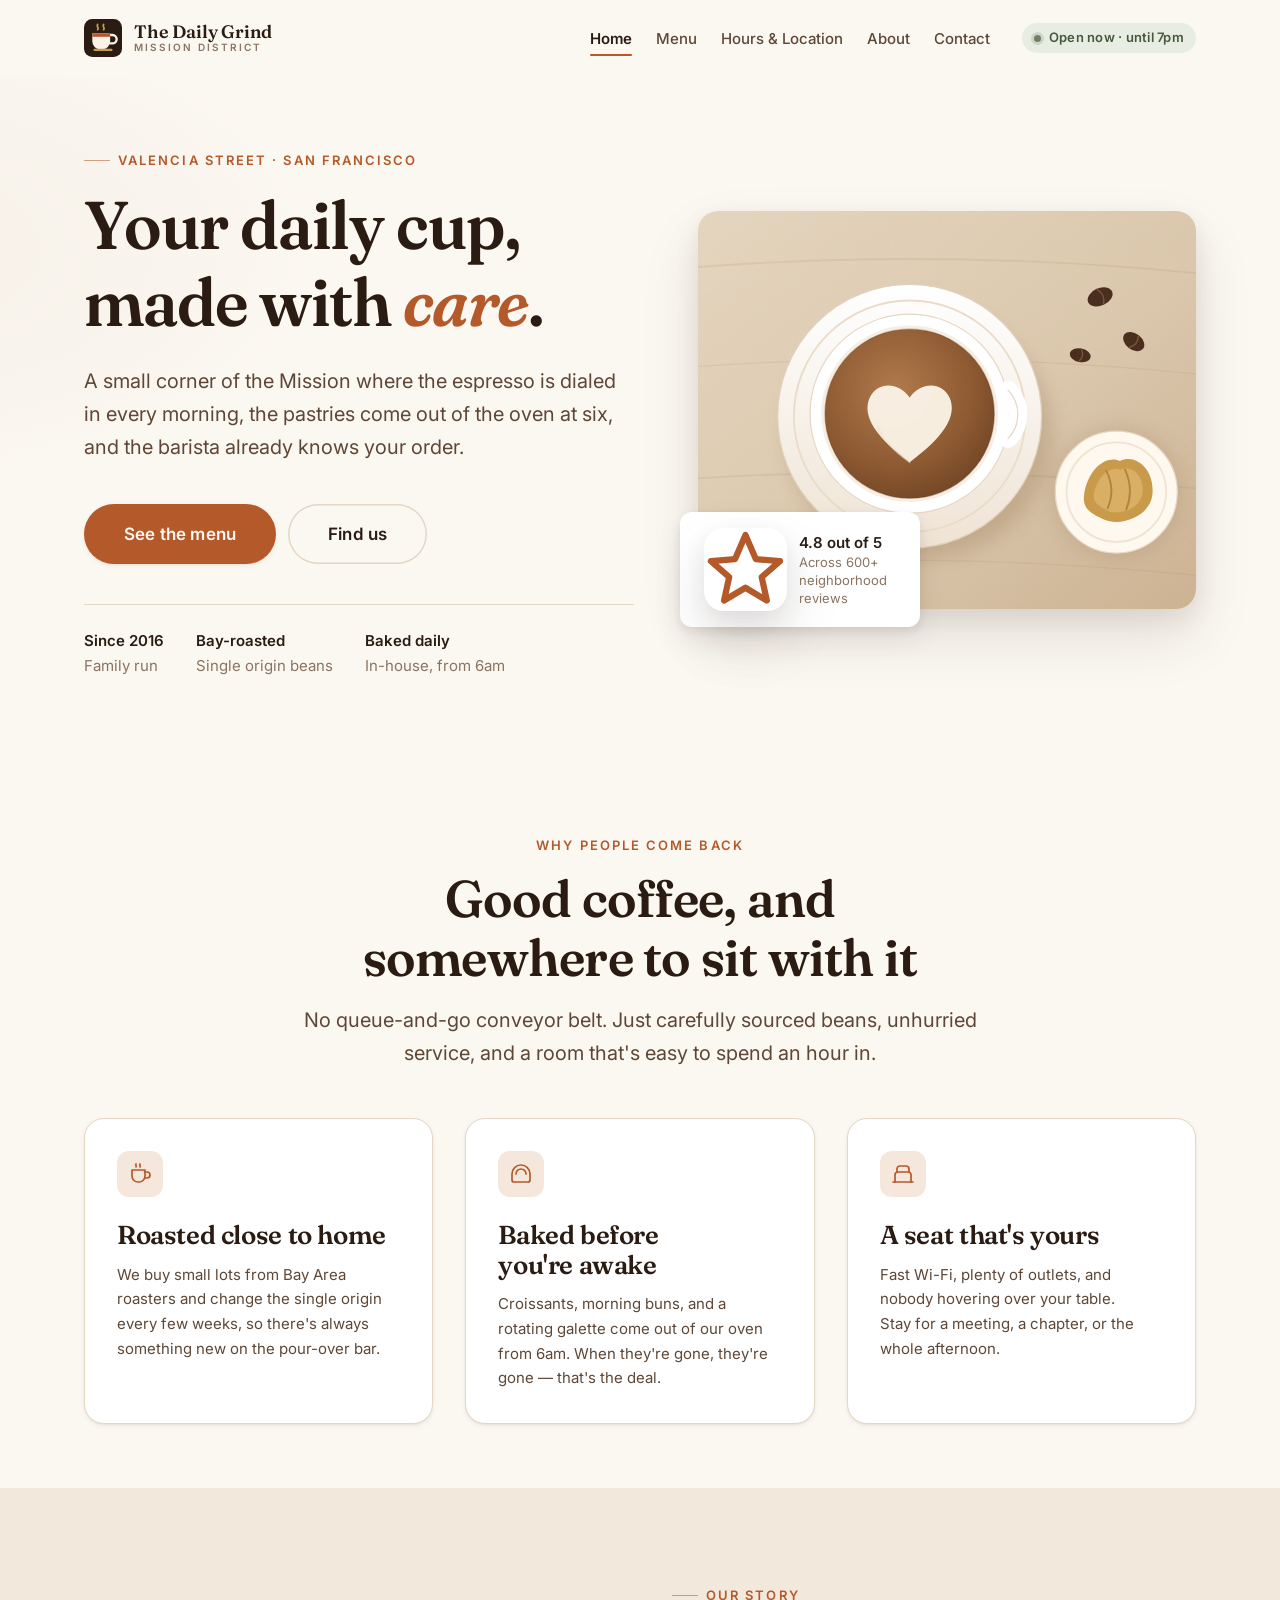
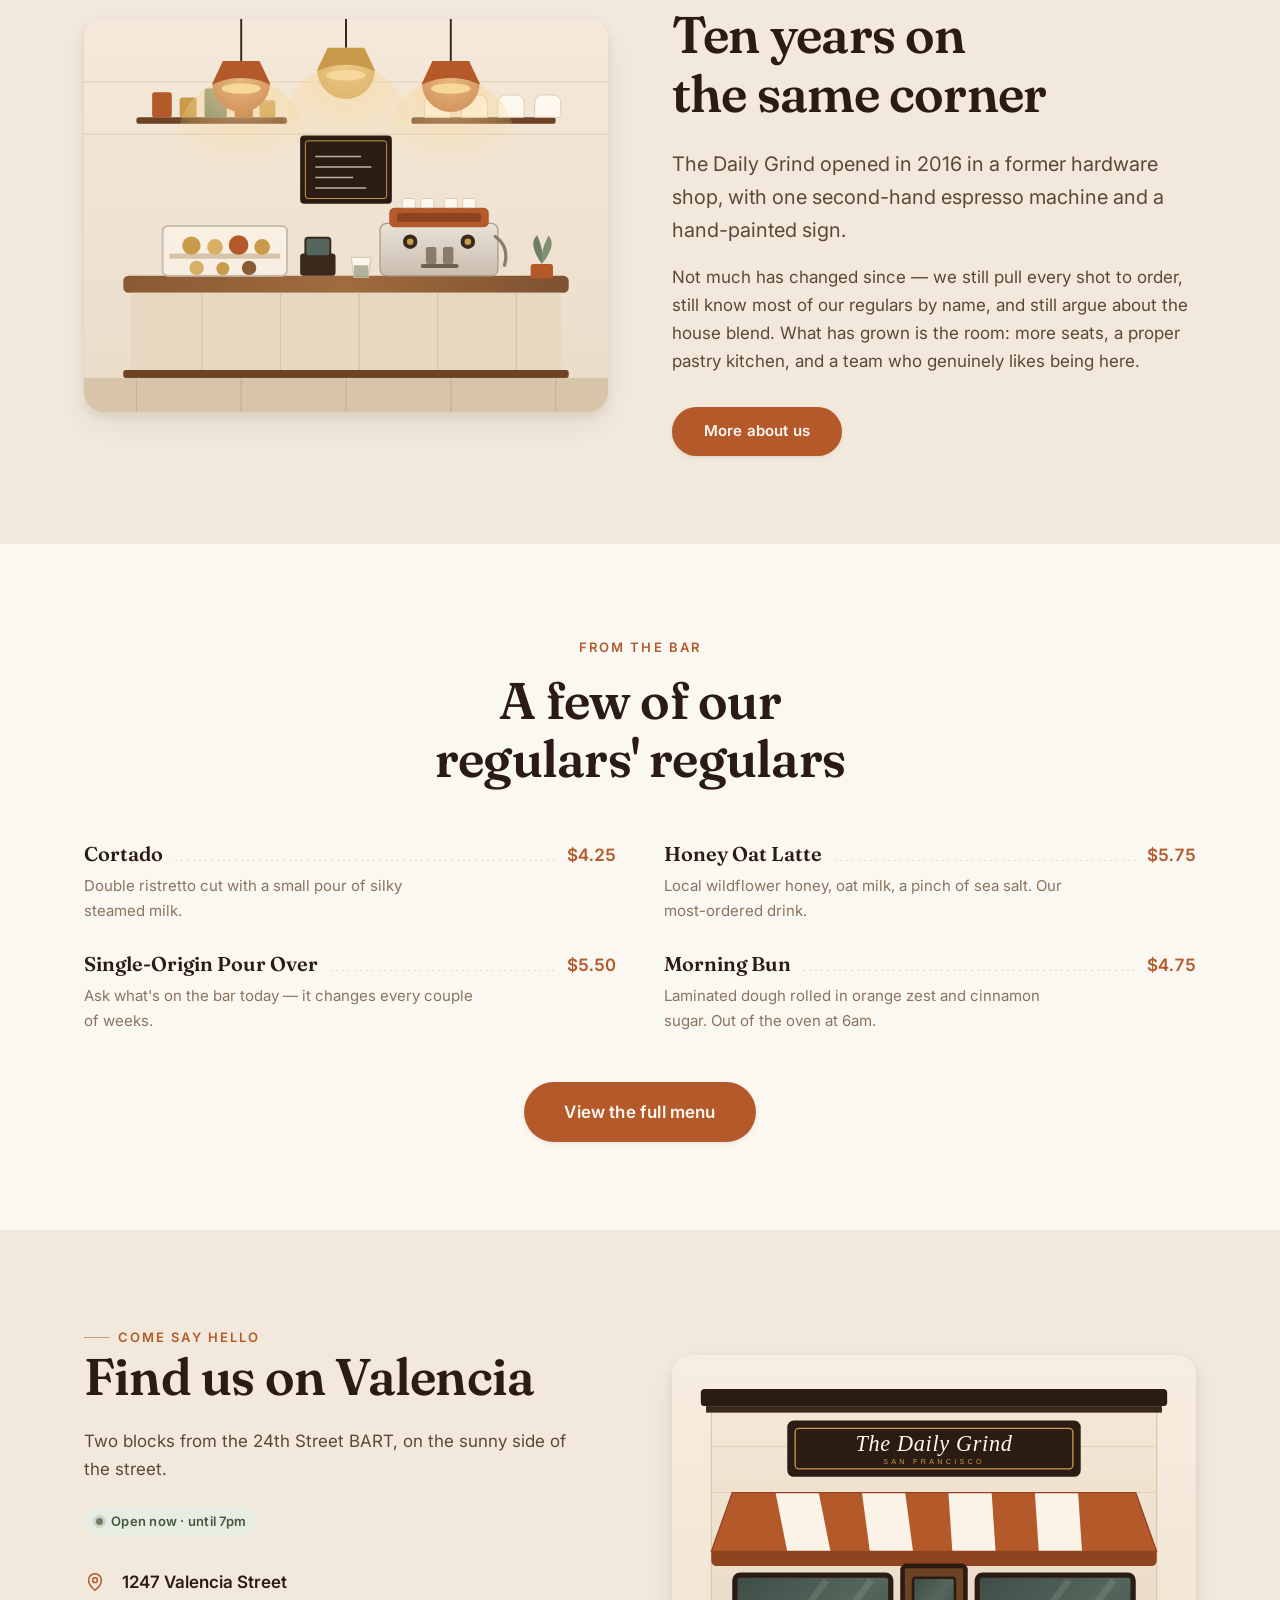
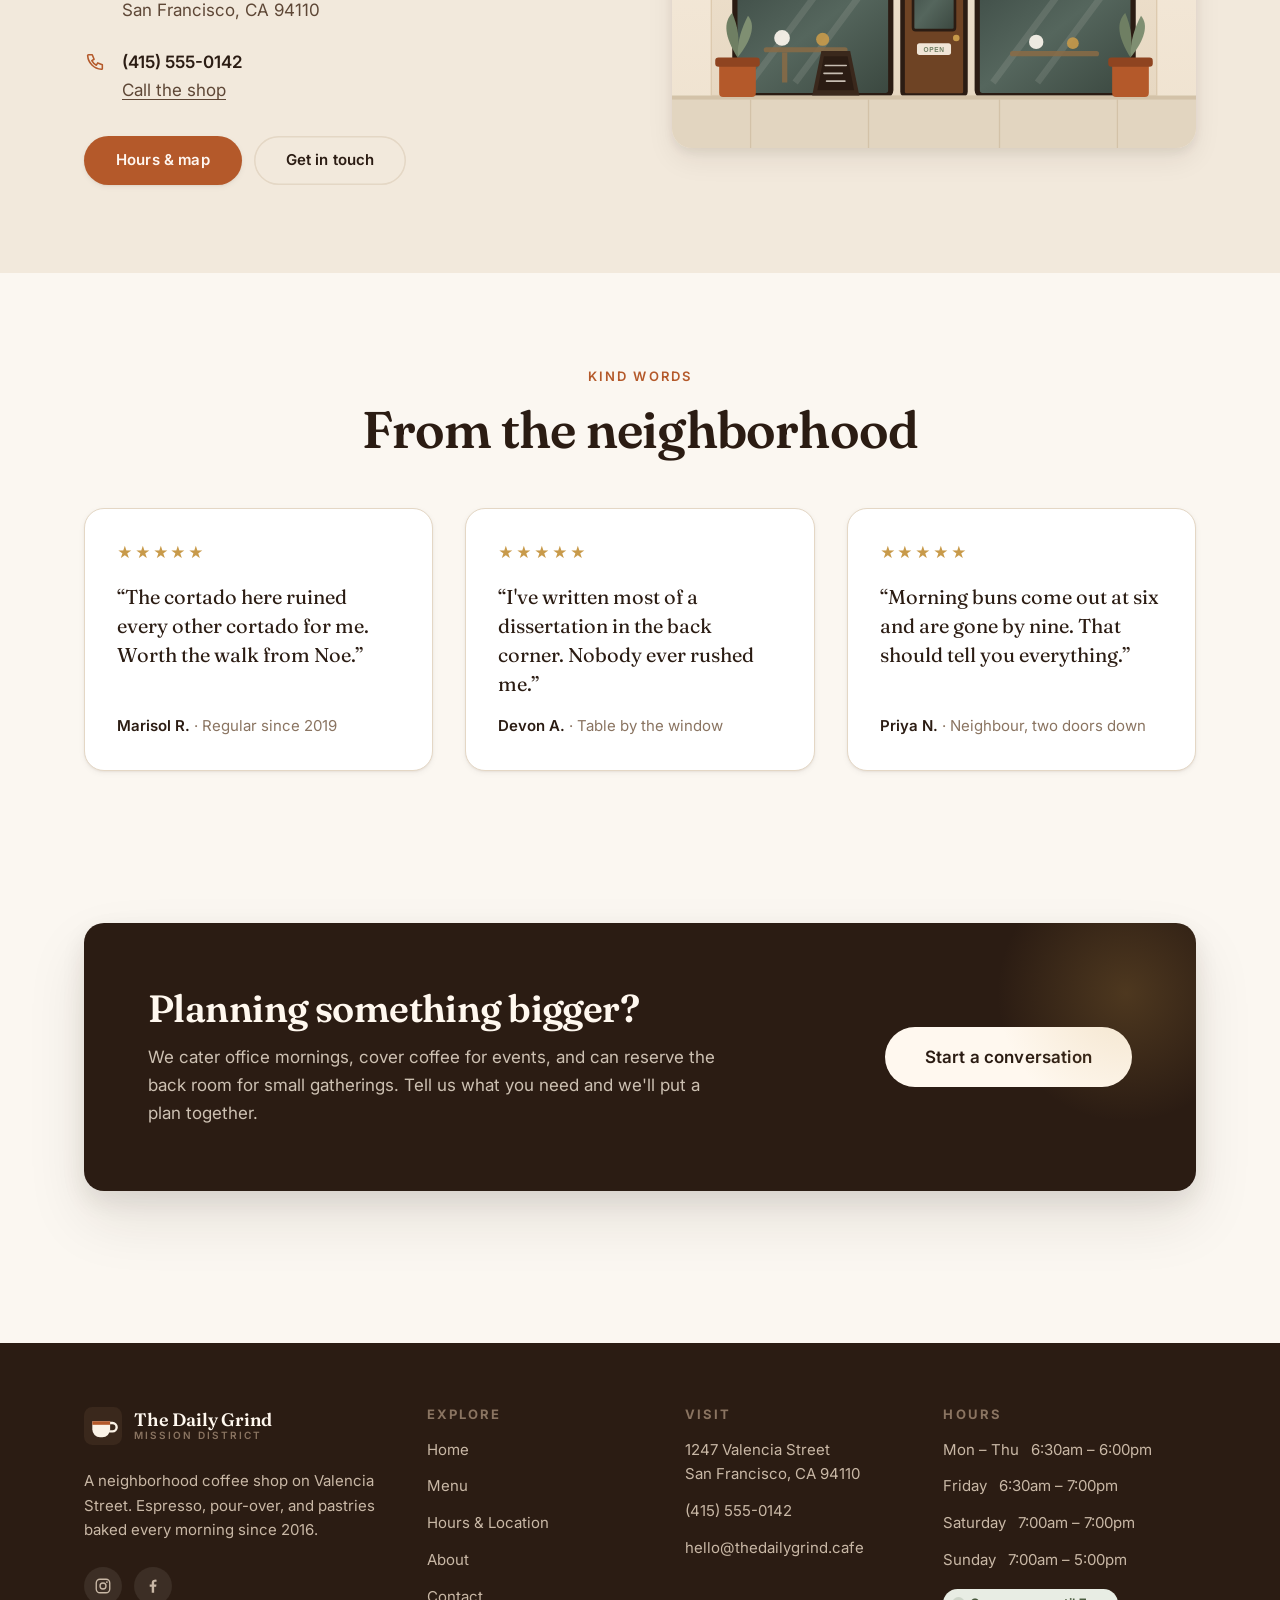
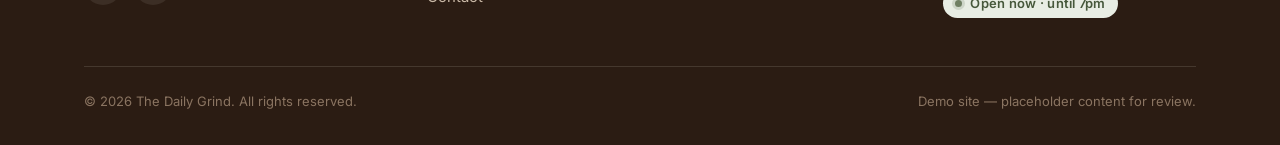
<file: index.html>
<!DOCTYPE html>
<html lang="en" class="no-js">
<head>
<meta charset="utf-8">
<meta name="viewport" content="width=device-width, initial-scale=1">

<!-- ===== SEO ===== -->
<title>The Daily Grind | Mission District Coffee, San Francisco</title>
<meta name="description" content="A neighborhood coffee shop on Valencia Street in San Francisco. Small-batch espresso, slow pour-over, and pastries baked fresh every morning from 6:30am.">
<link rel="canonical" href="https://thedailygrind.cafe/">
<meta name="robots" content="index, follow">
<meta name="geo.region" content="US-CA">
<meta name="geo.placename" content="San Francisco">

<!-- Social sharing -->
<meta property="og:type" content="website">
<meta property="og:site_name" content="The Daily Grind">
<meta property="og:title" content="The Daily Grind | Specialty Coffee Shop in the Mission, San Francisco">
<meta property="og:description" content="Small-batch espresso, slow pour-over, and pastries baked every morning on Valencia Street. Open daily from 6:30am.">
<meta property="og:url" content="https://thedailygrind.cafe/">
<meta property="og:image" content="https://thedailygrind.cafe/assets/img/hero-latte.svg">
<meta name="twitter:card" content="summary_large_image">
<meta name="twitter:title" content="The Daily Grind | Coffee Shop in the Mission, San Francisco">
<meta name="twitter:description" content="Small-batch espresso, slow pour-over, and pastries baked every morning on Valencia Street.">

<!-- ===== Assets ===== -->
<link rel="icon" href="assets/img/favicon.svg" type="image/svg+xml">
<link rel="preconnect" href="https://fonts.googleapis.com">
<link rel="preconnect" href="https://fonts.gstatic.com" crossorigin>
<link rel="stylesheet" href="https://fonts.googleapis.com/css2?family=Fraunces:ital,opsz,wght@0,9..144,400..700;1,9..144,400..700&family=Inter:wght@400;500;600;700&display=swap">
<link rel="stylesheet" href="css/styles.css">
<script src="js/site-data.js" defer></script>
<script src="js/main.js" defer></script>

<!-- ===== Local business structured data (helps Google local search) ===== -->
<script type="application/ld+json">
{
  "@context": "https://schema.org",
  "@type": "CafeOrCoffeeShop",
  "name": "The Daily Grind",
  "description": "Neighborhood specialty coffee shop in San Francisco's Mission District serving small-batch espresso, pour-over coffee, and house-baked pastries.",
  "url": "https://thedailygrind.cafe/",
  "telephone": "+1-415-555-0142",
  "email": "hello@thedailygrind.cafe",
  "image": "https://thedailygrind.cafe/assets/img/storefront.svg",
  "priceRange": "$$",
  "servesCuisine": ["Coffee", "Pastries", "Breakfast"],
  "address": {
    "@type": "PostalAddress",
    "streetAddress": "1247 Valencia Street",
    "addressLocality": "San Francisco",
    "addressRegion": "CA",
    "postalCode": "94110",
    "addressCountry": "US"
  },
  "geo": { "@type": "GeoCoordinates", "latitude": 37.7519, "longitude": -122.4207 },
  "openingHoursSpecification": [
    { "@type": "OpeningHoursSpecification", "dayOfWeek": ["Monday","Tuesday","Wednesday","Thursday"], "opens": "06:30", "closes": "18:00" },
    { "@type": "OpeningHoursSpecification", "dayOfWeek": "Friday", "opens": "06:30", "closes": "19:00" },
    { "@type": "OpeningHoursSpecification", "dayOfWeek": "Saturday", "opens": "07:00", "closes": "19:00" },
    { "@type": "OpeningHoursSpecification", "dayOfWeek": "Sunday", "opens": "07:00", "closes": "17:00" }
  ],
  "hasMenu": "https://thedailygrind.cafe/menu.html"
}
</script>
</head>

<body>
<a class="skip-link" href="#main">Skip to content</a>

<!-- ==================== HEADER ==================== -->
<header class="site-header">
  <div class="container site-header__inner">
    <a class="brand" href="index.html" aria-label="The Daily Grind — home">
      <svg class="brand__mark" viewBox="0 0 64 64" aria-hidden="true" focusable="false">
        <rect width="64" height="64" rx="14" fill="#2B1C13"/>
        <path d="M14 24h30v14a13 13 0 0 1-13 13h-4a13 13 0 0 1-13-13V24Z" fill="#FBF3E7"/>
        <path d="M44 27h4a7 7 0 0 1 0 14h-4" fill="none" stroke="#FBF3E7" stroke-width="4" stroke-linecap="round"/>
        <path d="M14 24h30v6H14z" fill="#B4592A"/>
        <g stroke="#C89A4A" stroke-width="3" stroke-linecap="round" fill="none">
          <path d="M23 18c3-3-3-6 0-9"/><path d="M33 18c3-3-3-6 0-9"/>
        </g>
        <path d="M18 52h28" stroke="#C89A4A" stroke-width="4" stroke-linecap="round"/>
      </svg>
      <span class="brand__text">
        <span class="brand__name">The Daily Grind</span>
        <span class="brand__tag">Mission District</span>
      </span>
    </a>

    <button class="nav-toggle" type="button" aria-expanded="false" aria-controls="site-nav">
      <span class="nav-toggle__bars" aria-hidden="true"></span>
      <span class="sr-only">Menu</span>
    </button>

    <nav class="nav" id="site-nav" aria-label="Primary">
      <ul class="nav__list">
        <li><a class="nav__link" href="index.html" aria-current="page">Home</a></li>
        <li><a class="nav__link" href="menu.html">Menu</a></li>
        <li><a class="nav__link" href="hours-location.html">Hours &amp; Location</a></li>
        <li><a class="nav__link" href="about.html">About</a></li>
        <li><a class="nav__link" href="contact.html">Contact</a></li>
      </ul>
      <span class="badge" data-open-status>Checking hours…</span>
    </nav>
  </div>
</header>

<main id="main">

  <!-- ==================== HERO ==================== -->
  <section class="hero">
    <div class="container hero__inner">
      <div data-reveal>
        <span class="eyebrow">Valencia Street · San Francisco</span>
        <h1 class="hero__title">Your daily cup,<br>made with <em>care</em>.</h1>
        <p class="lede hero__lede">
          A small corner of the Mission where the espresso is dialed in every morning,
          the pastries come out of the oven at six, and the barista already knows your order.
        </p>
        <div class="btn-row hero__actions">
          <a class="btn btn--primary btn--lg" href="menu.html">See the menu</a>
          <a class="btn btn--ghost btn--lg" href="hours-location.html">Find us</a>
        </div>
        <div class="hero__meta">
          <div><strong>Since 2016</strong>Family run</div>
          <div><strong>Bay-roasted</strong>Single origin beans</div>
          <div><strong>Baked daily</strong>In-house, from 6am</div>
        </div>
      </div>

      <div class="hero__art" data-reveal data-reveal-delay="120">
        <!-- Swap this SVG for a client photo when supplied (see assets/img/README.md) -->
        <img src="assets/img/hero-latte.svg" width="800" height="640"
             alt="Overhead view of a latte with heart-shaped latte art beside a pastry">
        <div class="hero__stamp">
          <svg viewBox="0 0 24 24" width="26" height="26" fill="none" stroke="#B4592A" stroke-width="1.8" aria-hidden="true">
            <path d="M12 2 15 9l7 .6-5.3 4.6L18.2 21 12 17.3 5.8 21l1.5-6.8L2 9.6 9 9z" stroke-linejoin="round"/>
          </svg>
          <span><strong>4.8 out of 5</strong>Across 600+ neighborhood reviews</span>
        </div>
      </div>
    </div>
  </section>

  <!-- ==================== WHAT MAKES US, US ==================== -->
  <section class="section section--tight">
    <div class="container">
      <div class="section-head section-head--center" data-reveal>
        <span class="eyebrow">Why people come back</span>
        <h2>Good coffee, and somewhere to sit with it</h2>
        <p>No queue-and-go conveyor belt. Just carefully sourced beans, unhurried service, and a room that's easy to spend an hour in.</p>
      </div>

      <div class="grid grid--3">
        <article class="card card--hover" data-reveal>
          <div class="card__icon">
            <svg viewBox="0 0 24 24" fill="none" stroke="currentColor" stroke-width="1.7" stroke-linecap="round" stroke-linejoin="round" aria-hidden="true">
              <path d="M4 8h13v6a6 6 0 0 1-6 6h-1a6 6 0 0 1-6-6V8Z"/>
              <path d="M17 10h2a3 3 0 0 1 0 6h-2"/>
              <path d="M8 5c1-1-1-2 0-3M12 5c1-1-1-2 0-3"/>
            </svg>
          </div>
          <h3>Roasted close to home</h3>
          <p>We buy small lots from Bay Area roasters and change the single origin every few weeks, so there's always something new on the pour-over bar.</p>
        </article>

        <article class="card card--hover" data-reveal data-reveal-delay="90">
          <div class="card__icon">
            <svg viewBox="0 0 24 24" fill="none" stroke="currentColor" stroke-width="1.7" stroke-linecap="round" stroke-linejoin="round" aria-hidden="true">
              <path d="M3 12a9 9 0 0 1 18 0v6a2 2 0 0 1-2 2H5a2 2 0 0 1-2-2Z"/>
              <path d="M7 12a5 5 0 0 1 10 0"/>
            </svg>
          </div>
          <h3>Baked before you're awake</h3>
          <p>Croissants, morning buns, and a rotating galette come out of our oven from 6am. When they're gone, they're gone — that's the deal.</p>
        </article>

        <article class="card card--hover" data-reveal data-reveal-delay="180">
          <div class="card__icon">
            <svg viewBox="0 0 24 24" fill="none" stroke="currentColor" stroke-width="1.7" stroke-linecap="round" stroke-linejoin="round" aria-hidden="true">
              <path d="M4 20v-7a3 3 0 0 1 3-3h10a3 3 0 0 1 3 3v7"/>
              <path d="M6 10V7a3 3 0 0 1 3-3h6a3 3 0 0 1 3 3v3"/>
              <path d="M2 20h20"/>
            </svg>
          </div>
          <h3>A seat that's yours</h3>
          <p>Fast Wi-Fi, plenty of outlets, and nobody hovering over your table. Stay for a meeting, a chapter, or the whole afternoon.</p>
        </article>
      </div>
    </div>
  </section>

  <!-- ==================== ABOUT TEASER ==================== -->
  <section class="section section--oat">
    <div class="container split">
      <div class="split__art" data-reveal>
        <img src="assets/img/interior.svg" width="800" height="600"
             alt="The Daily Grind counter, with the espresso machine and pastry case under warm pendant lights">
      </div>
      <div data-reveal data-reveal-delay="100">
        <span class="eyebrow">Our story</span>
        <h2>Ten years on the same corner</h2>
        <p class="lede" style="margin-top:1.5rem">
          The Daily Grind opened in 2016 in a former hardware shop, with one second-hand espresso
          machine and a hand-painted sign.
        </p>
        <p>
          Not much has changed since — we still pull every shot to order, still know most of our
          regulars by name, and still argue about the house blend. What has grown is the room:
          more seats, a proper pastry kitchen, and a team who genuinely likes being here.
        </p>
        <div class="btn-row" style="margin-top:2rem">
          <a class="btn btn--primary" href="about.html">More about us</a>
        </div>
      </div>
    </div>
  </section>

  <!-- ==================== MENU PREVIEW ==================== -->
  <section class="section">
    <div class="container">
      <div class="section-head section-head--center" data-reveal>
        <span class="eyebrow">From the bar</span>
        <h2>A few of our regulars' regulars</h2>
      </div>

      <ul class="menu-list" data-reveal>
        <li class="menu-item">
          <div class="menu-item__row">
            <span class="menu-item__name">Cortado</span>
            <span class="menu-item__dots" aria-hidden="true"></span>
            <span class="menu-item__price">$4.25</span>
          </div>
          <p class="menu-item__desc">Double ristretto cut with a small pour of silky steamed milk.</p>
        </li>
        <li class="menu-item">
          <div class="menu-item__row">
            <span class="menu-item__name">Honey Oat Latte</span>
            <span class="menu-item__dots" aria-hidden="true"></span>
            <span class="menu-item__price">$5.75</span>
          </div>
          <p class="menu-item__desc">Local wildflower honey, oat milk, a pinch of sea salt. Our most-ordered drink.</p>
        </li>
        <li class="menu-item">
          <div class="menu-item__row">
            <span class="menu-item__name">Single-Origin Pour Over</span>
            <span class="menu-item__dots" aria-hidden="true"></span>
            <span class="menu-item__price">$5.50</span>
          </div>
          <p class="menu-item__desc">Ask what's on the bar today — it changes every couple of weeks.</p>
        </li>
        <li class="menu-item">
          <div class="menu-item__row">
            <span class="menu-item__name">Morning Bun</span>
            <span class="menu-item__dots" aria-hidden="true"></span>
            <span class="menu-item__price">$4.75</span>
          </div>
          <p class="menu-item__desc">Laminated dough rolled in orange zest and cinnamon sugar. Out of the oven at 6am.</p>
        </li>
      </ul>

      <div class="btn-row" style="justify-content:center;margin-top:3rem" data-reveal>
        <a class="btn btn--primary btn--lg" href="menu.html">View the full menu</a>
      </div>
    </div>
  </section>

  <!-- ==================== VISIT STRIP ==================== -->
  <section class="section section--oat">
    <div class="container split split--flip">
      <div class="split__art" data-reveal>
        <img src="assets/img/storefront.svg" width="800" height="600"
             alt="The Daily Grind storefront with its striped awning on Valencia Street">
      </div>
      <div data-reveal data-reveal-delay="100">
        <span class="eyebrow">Come say hello</span>
        <h2>Find us on Valencia</h2>
        <p style="margin-top:1.25rem">
          Two blocks from the 24th Street BART, on the sunny side of the street.
        </p>
        <span class="badge" data-open-status style="margin-top:1.5rem">Checking hours…</span>

        <ul class="info-list" style="margin-top:2rem">
          <li>
            <svg viewBox="0 0 24 24" fill="none" stroke="currentColor" stroke-width="1.7" aria-hidden="true">
              <path d="M12 21s7-5.7 7-11a7 7 0 1 0-14 0c0 5.3 7 11 7 11Z" stroke-linejoin="round"/>
              <circle cx="12" cy="10" r="2.6"/>
            </svg>
            <span><strong>1247 Valencia Street</strong>San Francisco, CA 94110</span>
          </li>
          <li>
            <svg viewBox="0 0 24 24" fill="none" stroke="currentColor" stroke-width="1.7" aria-hidden="true">
              <path d="M5 4h4l2 5-2.5 1.5a12 12 0 0 0 5 5L15 13l5 2v4a1 1 0 0 1-1.1 1A16 16 0 0 1 4 5.1 1 1 0 0 1 5 4Z" stroke-linejoin="round"/>
            </svg>
            <span><strong>(415) 555-0142</strong><a href="tel:+14155550142">Call the shop</a></span>
          </li>
        </ul>

        <div class="btn-row" style="margin-top:2rem">
          <a class="btn btn--primary" href="hours-location.html">Hours &amp; map</a>
          <a class="btn btn--ghost" href="contact.html">Get in touch</a>
        </div>
      </div>
    </div>
  </section>

  <!-- ==================== TESTIMONIALS ==================== -->
  <!-- DEMO CONTENT: replace with real, attributable customer reviews before launch. -->
  <section class="section">
    <div class="container">
      <div class="section-head section-head--center" data-reveal>
        <span class="eyebrow">Kind words</span>
        <h2>From the neighborhood</h2>
      </div>

      <div class="grid grid--3">
        <figure class="quote" data-reveal>
          <div class="quote__stars" aria-label="5 out of 5 stars">★★★★★</div>
          <blockquote>“The cortado here ruined every other cortado for me. Worth the walk from Noe.”</blockquote>
          <figcaption><strong>Marisol R.</strong> · Regular since 2019</figcaption>
        </figure>
        <figure class="quote" data-reveal data-reveal-delay="90">
          <div class="quote__stars" aria-label="5 out of 5 stars">★★★★★</div>
          <blockquote>“I've written most of a dissertation in the back corner. Nobody ever rushed me.”</blockquote>
          <figcaption><strong>Devon A.</strong> · Table by the window</figcaption>
        </figure>
        <figure class="quote" data-reveal data-reveal-delay="180">
          <div class="quote__stars" aria-label="5 out of 5 stars">★★★★★</div>
          <blockquote>“Morning buns come out at six and are gone by nine. That should tell you everything.”</blockquote>
          <figcaption><strong>Priya N.</strong> · Neighbour, two doors down</figcaption>
        </figure>
      </div>
    </div>
  </section>

  <!-- ==================== CTA ==================== -->
  <section class="section section--tight">
    <div class="container">
      <div class="cta-band" data-reveal>
        <div>
          <h2>Planning something bigger?</h2>
          <p>We cater office mornings, cover coffee for events, and can reserve the back room for
             small gatherings. Tell us what you need and we'll put a plan together.</p>
        </div>
        <div class="btn-row">
          <a class="btn btn--light btn--lg" href="contact.html">Start a conversation</a>
        </div>
      </div>
    </div>
  </section>

</main>

<!-- ==================== FOOTER ==================== -->
<footer class="site-footer">
  <div class="container">
    <div class="footer-grid">
      <div class="footer-about">
        <a class="brand" href="index.html">
          <svg class="brand__mark" viewBox="0 0 64 64" aria-hidden="true" focusable="false">
            <rect width="64" height="64" rx="14" fill="#3A281C"/>
            <path d="M14 24h30v14a13 13 0 0 1-13 13h-4a13 13 0 0 1-13-13V24Z" fill="#FBF3E7"/>
            <path d="M44 27h4a7 7 0 0 1 0 14h-4" fill="none" stroke="#FBF3E7" stroke-width="4" stroke-linecap="round"/>
            <path d="M14 24h30v6H14z" fill="#B4592A"/>
          </svg>
          <span class="brand__text">
            <span class="brand__name">The Daily Grind</span>
            <span class="brand__tag">Mission District</span>
          </span>
        </a>
        <p>A neighborhood coffee shop on Valencia Street. Espresso, pour-over, and pastries baked every morning since 2016.</p>
        <div class="footer-social">
          <a href="https://instagram.com/" aria-label="The Daily Grind on Instagram">
            <svg viewBox="0 0 24 24" fill="none" stroke="currentColor" stroke-width="1.8" aria-hidden="true">
              <rect x="3" y="3" width="18" height="18" rx="5"/><circle cx="12" cy="12" r="4"/><circle cx="17.2" cy="6.8" r="1.2" fill="currentColor" stroke="none"/>
            </svg>
          </a>
          <a href="https://facebook.com/" aria-label="The Daily Grind on Facebook">
            <svg viewBox="0 0 24 24" fill="currentColor" aria-hidden="true">
              <path d="M13.5 21v-8h2.7l.4-3.1h-3.1V7.9c0-.9.25-1.5 1.55-1.5h1.65V3.6A22 22 0 0 0 14.3 3.5c-2.4 0-4 1.45-4 4.1v2.3H7.6V13h2.7v8Z"/>
            </svg>
          </a>
        </div>
      </div>

      <nav aria-label="Footer">
        <h3>Explore</h3>
        <ul class="footer-list">
          <li><a href="index.html">Home</a></li>
          <li><a href="menu.html">Menu</a></li>
          <li><a href="hours-location.html">Hours &amp; Location</a></li>
          <li><a href="about.html">About</a></li>
          <li><a href="contact.html">Contact</a></li>
        </ul>
      </nav>

      <div>
        <h3>Visit</h3>
        <ul class="footer-list">
          <li>1247 Valencia Street<br>San Francisco, CA 94110</li>
          <li><a href="tel:+14155550142">(415) 555-0142</a></li>
          <li><a href="mailto:hello@thedailygrind.cafe">hello@thedailygrind.cafe</a></li>
        </ul>
      </div>

      <div>
        <h3>Hours</h3>
        <ul class="footer-list">
          <li>Mon – Thu &nbsp; 6:30am – 6:00pm</li>
          <li>Friday &nbsp; 6:30am – 7:00pm</li>
          <li>Saturday &nbsp; 7:00am – 7:00pm</li>
          <li>Sunday &nbsp; 7:00am – 5:00pm</li>
        </ul>
        <span class="badge" data-open-status style="margin-top:1rem">Checking hours…</span>
      </div>
    </div>

    <div class="footer-bottom">
      <span>&copy; <span data-year>2026</span> The Daily Grind. All rights reserved.</span>
      <span>Demo site — placeholder content for review.</span>
    </div>
  </div>
</footer>
</body>
</html>
</file>
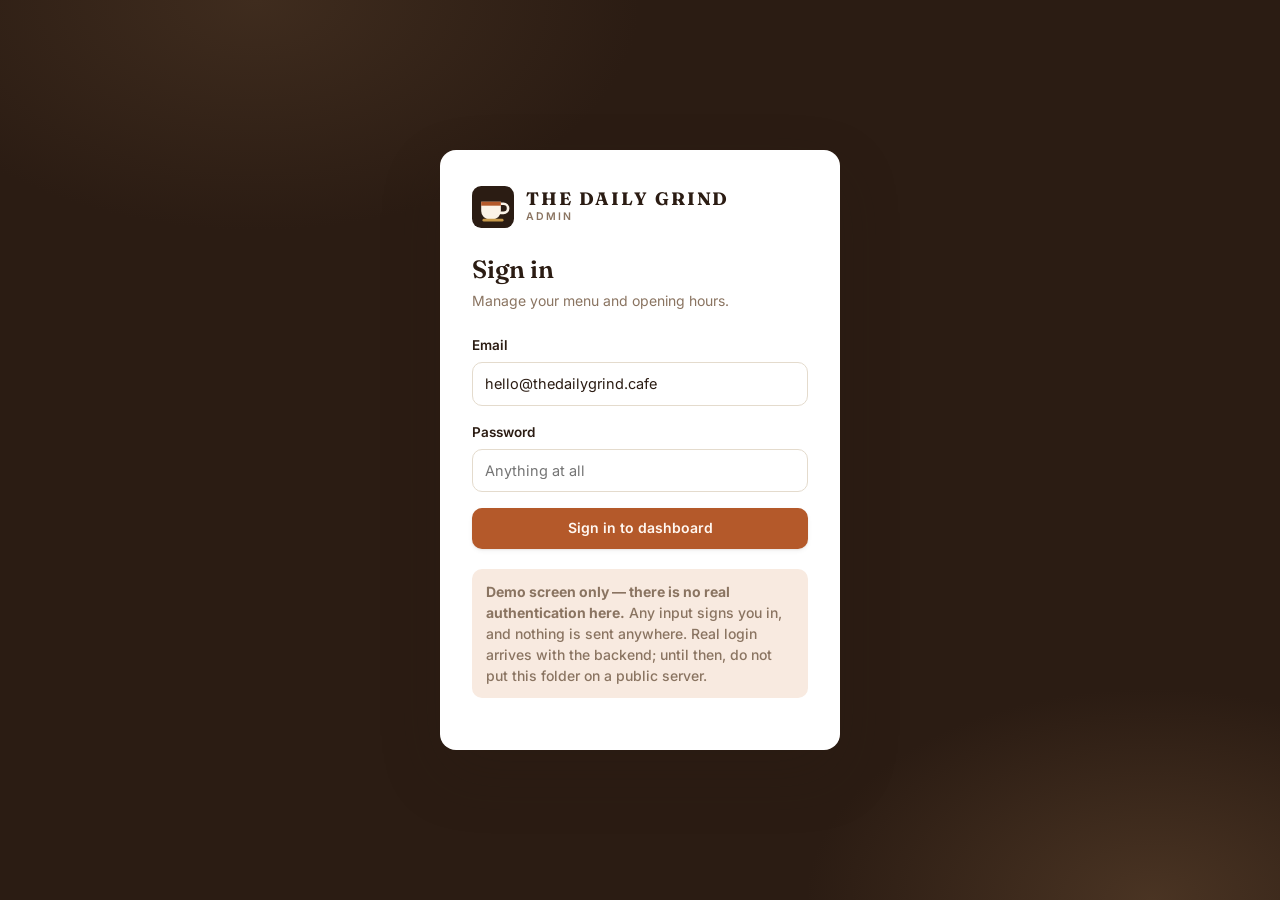
<file: admin/index.html>
<!DOCTYPE html>
<html lang="en">
<head>
<meta charset="utf-8">
<meta name="viewport" content="width=device-width, initial-scale=1">
<meta name="robots" content="noindex, nofollow">
<title>Dashboard | The Daily Grind Admin</title>

<link rel="icon" href="../assets/img/favicon.svg" type="image/svg+xml">
<link rel="preconnect" href="https://fonts.googleapis.com">
<link rel="preconnect" href="https://fonts.gstatic.com" crossorigin>
<link rel="stylesheet" href="https://fonts.googleapis.com/css2?family=Fraunces:opsz,wght@9..144,400..700&family=Inter:wght@400;500;600;700&display=swap">
<link rel="stylesheet" href="css/admin.css">

<script src="../js/site-data.js" defer></script>
<script src="js/admin.js" defer></script>
</head>

<body>

<!-- ==================== SVG icon sprite ==================== -->
<svg width="0" height="0" style="position:absolute" aria-hidden="true" focusable="false">
  <defs>
    <symbol id="i-grid" viewBox="0 0 24 24" fill="none" stroke="currentColor" stroke-width="1.8" stroke-linecap="round" stroke-linejoin="round">
      <rect x="3" y="3" width="7" height="7" rx="1.5"/><rect x="14" y="3" width="7" height="7" rx="1.5"/>
      <rect x="3" y="14" width="7" height="7" rx="1.5"/><rect x="14" y="14" width="7" height="7" rx="1.5"/>
    </symbol>
    <symbol id="i-menu" viewBox="0 0 24 24" fill="none" stroke="currentColor" stroke-width="1.8" stroke-linecap="round" stroke-linejoin="round">
      <path d="M4 8h13v6a6 6 0 0 1-6 6h-1a6 6 0 0 1-6-6V8Z"/><path d="M17 10h2a3 3 0 0 1 0 6h-2"/>
      <path d="M8 5c1-1-1-2 0-3M12 5c1-1-1-2 0-3"/>
    </symbol>
    <symbol id="i-clock" viewBox="0 0 24 24" fill="none" stroke="currentColor" stroke-width="1.8" stroke-linecap="round" stroke-linejoin="round">
      <circle cx="12" cy="12" r="9"/><path d="M12 7v5l3.5 2"/>
    </symbol>
    <symbol id="i-export" viewBox="0 0 24 24" fill="none" stroke="currentColor" stroke-width="1.8" stroke-linecap="round" stroke-linejoin="round">
      <path d="M12 15V3m0 0L8 7m4-4 4 4"/><path d="M4 15v4a2 2 0 0 0 2 2h12a2 2 0 0 0 2-2v-4"/>
    </symbol>
    <symbol id="i-plus" viewBox="0 0 24 24" fill="none" stroke="currentColor" stroke-width="2" stroke-linecap="round">
      <path d="M12 5v14M5 12h14"/>
    </symbol>
    <symbol id="i-edit" viewBox="0 0 24 24" fill="none" stroke="currentColor" stroke-width="1.8" stroke-linecap="round" stroke-linejoin="round">
      <path d="M4 20h4L19 9a2.8 2.8 0 0 0-4-4L4 16v4Z"/><path d="M14.5 6.5 17.5 9.5"/>
    </symbol>
    <symbol id="i-trash" viewBox="0 0 24 24" fill="none" stroke="currentColor" stroke-width="1.8" stroke-linecap="round" stroke-linejoin="round">
      <path d="M4 7h16M9 7V5a1 1 0 0 1 1-1h4a1 1 0 0 1 1 1v2"/>
      <path d="M6 7v12a2 2 0 0 0 2 2h8a2 2 0 0 0 2-2V7M10 11v6M14 11v6"/>
    </symbol>
    <symbol id="i-eye" viewBox="0 0 24 24" fill="none" stroke="currentColor" stroke-width="1.8" stroke-linecap="round" stroke-linejoin="round">
      <path d="M2 12s3.6-6.5 10-6.5S22 12 22 12s-3.6 6.5-10 6.5S2 12 2 12Z"/><circle cx="12" cy="12" r="2.8"/>
    </symbol>
    <symbol id="i-eye-off" viewBox="0 0 24 24" fill="none" stroke="currentColor" stroke-width="1.8" stroke-linecap="round" stroke-linejoin="round">
      <path d="M4 4l16 16"/><path d="M9.5 6C10.3 5.8 11.1 5.7 12 5.7c6.4 0 10 6.3 10 6.3a17 17 0 0 1-3.5 4.1"/>
      <path d="M6.4 8A17 17 0 0 0 2 12s3.6 6.3 10 6.3c1.3 0 2.4-.2 3.4-.6"/>
    </symbol>
    <symbol id="i-up" viewBox="0 0 24 24" fill="none" stroke="currentColor" stroke-width="2.4" stroke-linecap="round" stroke-linejoin="round">
      <path d="m6 15 6-6 6 6"/>
    </symbol>
    <symbol id="i-down" viewBox="0 0 24 24" fill="none" stroke="currentColor" stroke-width="2.4" stroke-linecap="round" stroke-linejoin="round">
      <path d="m6 9 6 6 6-6"/>
    </symbol>
    <symbol id="i-search" viewBox="0 0 24 24" fill="none" stroke="currentColor" stroke-width="1.9" stroke-linecap="round">
      <circle cx="11" cy="11" r="6.5"/><path d="m16 16 4.5 4.5"/>
    </symbol>
    <symbol id="i-close" viewBox="0 0 24 24" fill="none" stroke="currentColor" stroke-width="2" stroke-linecap="round">
      <path d="M6 6l12 12M18 6 6 18"/>
    </symbol>
    <symbol id="i-check" viewBox="0 0 24 24" fill="none" stroke="currentColor" stroke-width="2.2" stroke-linecap="round" stroke-linejoin="round">
      <path d="m5 13 4.5 4.5L19 7"/>
    </symbol>
    <symbol id="i-info" viewBox="0 0 24 24" fill="none" stroke="currentColor" stroke-width="1.8" stroke-linecap="round" stroke-linejoin="round">
      <circle cx="12" cy="12" r="9"/><path d="M12 11v5M12 8h.01"/>
    </symbol>
    <symbol id="i-alert" viewBox="0 0 24 24" fill="none" stroke="currentColor" stroke-width="1.8" stroke-linecap="round" stroke-linejoin="round">
      <path d="M12 4 2.5 20h19L12 4Z"/><path d="M12 10v4M12 17h.01"/>
    </symbol>
    <symbol id="i-save" viewBox="0 0 24 24" fill="none" stroke="currentColor" stroke-width="1.8" stroke-linecap="round" stroke-linejoin="round">
      <path d="M5 3h11l3 3v15H5Z"/><path d="M8 3v6h7V3M8 17h8"/>
    </symbol>
    <symbol id="i-out" viewBox="0 0 24 24" fill="none" stroke="currentColor" stroke-width="1.8" stroke-linecap="round" stroke-linejoin="round">
      <path d="M14 3h5v18h-5"/><path d="M10 8 5 12l5 4M5 12h9"/>
    </symbol>
    <symbol id="i-bars" viewBox="0 0 24 24" fill="none" stroke="currentColor" stroke-width="2" stroke-linecap="round">
      <path d="M4 7h16M4 12h16M4 17h16"/>
    </symbol>
    <symbol id="i-reset" viewBox="0 0 24 24" fill="none" stroke="currentColor" stroke-width="1.8" stroke-linecap="round" stroke-linejoin="round">
      <path d="M20 12a8 8 0 1 1-2.3-5.7"/><path d="M20 4v5h-5"/>
    </symbol>
    <symbol id="i-copy" viewBox="0 0 24 24" fill="none" stroke="currentColor" stroke-width="1.8" stroke-linecap="round" stroke-linejoin="round">
      <rect x="9" y="9" width="12" height="12" rx="2"/><path d="M5 15H4a1 1 0 0 1-1-1V4a1 1 0 0 1 1-1h10a1 1 0 0 1 1 1v1"/>
    </symbol>
    <symbol id="i-tray" viewBox="0 0 24 24" fill="none" stroke="currentColor" stroke-width="1.6" stroke-linecap="round" stroke-linejoin="round">
      <path d="M3 14h5l1.5 3h5L16 14h5"/><path d="M4.5 14 6 5h12l1.5 9v5a1 1 0 0 1-1 1H5.5a1 1 0 0 1-1-1Z"/>
    </symbol>
  </defs>
</svg>

<!-- ==================== LOGIN GATE (demo) ==================== -->
<div class="gate" id="gate">
  <div class="gate__card">
    <div class="gate__brand">
      <svg viewBox="0 0 64 64" aria-hidden="true">
        <rect width="64" height="64" rx="14" fill="#2B1C13"/>
        <path d="M14 24h30v14a13 13 0 0 1-13 13h-4a13 13 0 0 1-13-13V24Z" fill="#FBF3E7"/>
        <path d="M44 27h4a7 7 0 0 1 0 14h-4" fill="none" stroke="#FBF3E7" stroke-width="4" stroke-linecap="round"/>
        <path d="M14 24h30v6H14z" fill="#B4592A"/>
        <path d="M18 52h28" stroke="#C89A4A" stroke-width="4" stroke-linecap="round"/>
      </svg>
      <span><b>The Daily Grind</b><span>Admin</span></span>
    </div>

    <h1>Sign in</h1>
    <p>Manage your menu and opening hours.</p>

    <form id="gate-form" novalidate>
      <div class="field">
        <label for="gate-user">Email</label>
        <input type="text" id="gate-user" value="hello@thedailygrind.cafe" autocomplete="username">
      </div>
      <div class="field">
        <label for="gate-pass">Password</label>
        <input type="password" id="gate-pass" placeholder="Anything at all" autocomplete="current-password">
      </div>
      <button class="btn btn--primary" type="submit">Sign in to dashboard</button>
    </form>

    <p class="gate__note">
      <strong>Demo screen only — there is no real authentication here.</strong>
      Any input signs you in, and nothing is sent anywhere. Real login arrives with the
      backend; until then, do not put this folder on a public server.
    </p>
  </div>
</div>

<!-- ==================== APP ==================== -->
<div class="app" id="app" hidden>

  <div class="scrim" id="scrim" hidden></div>

  <!-- ---------- Sidebar ---------- -->
  <aside class="sidebar" id="sidebar">
    <a class="sidebar__brand" href="../index.html">
      <svg viewBox="0 0 64 64" aria-hidden="true">
        <rect width="64" height="64" rx="14" fill="#3A281C"/>
        <path d="M14 24h30v14a13 13 0 0 1-13 13h-4a13 13 0 0 1-13-13V24Z" fill="#FBF3E7"/>
        <path d="M44 27h4a7 7 0 0 1 0 14h-4" fill="none" stroke="#FBF3E7" stroke-width="4" stroke-linecap="round"/>
        <path d="M14 24h30v6H14z" fill="#B4592A"/>
      </svg>
      <span><b>The Daily Grind</b><span>Admin</span></span>
    </a>

    <p class="sidebar__label">Manage</p>
    <nav class="sidebar__nav" aria-label="Dashboard sections">
      <button class="nav-btn is-active" type="button" data-view="overview">
        <svg aria-hidden="true"><use href="#i-grid"/></svg> Overview
      </button>
      <button class="nav-btn" type="button" data-view="menu">
        <svg aria-hidden="true"><use href="#i-menu"/></svg> Menu
        <span class="nav-btn__count" data-count-items>0</span>
      </button>
      <button class="nav-btn" type="button" data-view="hours">
        <svg aria-hidden="true"><use href="#i-clock"/></svg> Hours
      </button>
      <button class="nav-btn" type="button" data-view="export">
        <svg aria-hidden="true"><use href="#i-export"/></svg> Export
      </button>
    </nav>

    <div class="sidebar__foot">
      <a class="nav-btn" href="../index.html" target="_blank" rel="noopener">
        <svg aria-hidden="true"><use href="#i-eye"/></svg> View live site
      </a>
      <button class="nav-btn" type="button" id="sign-out">
        <svg aria-hidden="true"><use href="#i-out"/></svg> Sign out
      </button>
    </div>
  </aside>

  <!-- ---------- Main ---------- -->
  <div class="main">
    <div class="demo-bar">
      Demo build — changes save to this browser only (localStorage), not to a server.
    </div>

    <header class="topbar">
      <button class="menu-toggle" type="button" id="menu-toggle" aria-label="Open navigation" aria-expanded="false">
        <svg aria-hidden="true"><use href="#i-bars"/></svg>
      </button>
      <div>
        <div class="topbar__title" id="page-title">Overview</div>
        <div class="topbar__sub" id="page-sub">What's live on the site right now</div>
      </div>
      <div class="topbar__actions">
        <span class="dot-unsaved" id="unsaved" hidden>Unsaved changes</span>
        <button class="btn btn--ghost btn--sm" type="button" id="discard" hidden>Discard</button>
        <button class="btn btn--primary" type="button" id="save" disabled>
          <svg aria-hidden="true"><use href="#i-save"/></svg> Save changes
        </button>
      </div>
    </header>

    <div class="content">

      <!-- ============ OVERVIEW ============ -->
      <section class="view" id="view-overview">
        <div class="stat-grid">
          <div class="stat">
            <div class="stat__label">Menu items</div>
            <div class="stat__value" data-stat="items">0</div>
            <div class="stat__meta" data-stat="items-meta">across 5 categories</div>
          </div>
          <div class="stat">
            <div class="stat__label">Available now</div>
            <div class="stat__value" data-stat="available">0</div>
            <div class="stat__meta" data-stat="available-meta">nothing marked sold out</div>
          </div>
          <div class="stat">
            <div class="stat__label">Today</div>
            <div class="stat__value" data-stat="today">—</div>
            <div class="stat__meta" data-stat="today-meta">&nbsp;</div>
          </div>
          <div class="stat">
            <div class="stat__label">Last saved</div>
            <div class="stat__value" data-stat="saved" style="font-size:19px;line-height:1.35">Never</div>
            <div class="stat__meta" data-stat="saved-meta">showing default content</div>
          </div>
        </div>

        <div class="panel" style="margin-bottom:20px">
          <div class="panel__head">
            <div>
              <h2>Quick actions</h2>
              <p>The two things you'll do most often</p>
            </div>
          </div>
          <div class="panel__body" style="display:flex;gap:10px;flex-wrap:wrap">
            <button class="btn btn--primary" type="button" data-goto="menu" data-add="1">
              <svg aria-hidden="true"><use href="#i-plus"/></svg> Add a menu item
            </button>
            <button class="btn btn--ghost" type="button" data-goto="hours">
              <svg aria-hidden="true"><use href="#i-clock"/></svg> Change opening hours
            </button>
            <a class="btn btn--ghost" href="../menu.html" target="_blank" rel="noopener">
              <svg aria-hidden="true"><use href="#i-eye"/></svg> Preview the menu page
            </a>
          </div>
        </div>

        <div class="panel">
          <div class="panel__head"><div><h2>How this works</h2></div></div>
          <div class="panel__body" style="display:grid;gap:14px">
            <div class="help">
              <svg aria-hidden="true"><use href="#i-info"/></svg>
              <div>
                <strong>Changes save to this browser.</strong> Edit anything, press
                <em>Save changes</em>, then open the public site in the same browser — your menu and
                hours will be there. Another computer will still see the original content until the
                backend is connected.
              </div>
            </div>
            <div class="help">
              <svg aria-hidden="true"><use href="#i-export"/></svg>
              <div>
                <strong>Need it live for everyone today?</strong> Go to <em>Export</em>, copy the
                generated code, and paste it into the site files. That makes changes permanent for
                every visitor without a server.
              </div>
            </div>
          </div>
        </div>
      </section>

      <!-- ============ MENU ============ -->
      <section class="view" id="view-menu" hidden>
        <div class="toolbar">
          <div class="search">
            <svg aria-hidden="true"><use href="#i-search"/></svg>
            <input type="search" id="menu-search" placeholder="Search items…" aria-label="Search menu items">
          </div>
          <div class="seg" id="cat-filter" role="group" aria-label="Filter by category"></div>
          <button class="btn btn--primary" type="button" id="add-item" style="margin-left:auto">
            <svg aria-hidden="true"><use href="#i-plus"/></svg> Add item
          </button>
        </div>

        <div id="menu-list"></div>

        <div class="empty" id="menu-empty" hidden>
          <svg aria-hidden="true"><use href="#i-tray"/></svg>
          <strong>Nothing here</strong>
          <span id="menu-empty-msg">No items match your search.</span>
        </div>
      </section>

      <!-- ============ HOURS ============ -->
      <section class="view" id="view-hours" hidden>
        <div class="panel" style="margin-bottom:20px">
          <div class="panel__head">
            <div>
              <h2>Opening hours</h2>
              <p>Drives the hours table and the live “Open now” badge across the site</p>
            </div>
          </div>
          <div class="panel__body">
            <div id="hours-rows"></div>
          </div>
        </div>

        <div class="panel">
          <div class="panel__head">
            <div>
              <h2>Holiday &amp; kitchen note</h2>
              <p>The small print under the hours table</p>
            </div>
          </div>
          <div class="panel__body">
            <div class="field">
              <label for="holiday-note">Note</label>
              <textarea id="holiday-note"></textarea>
              <span class="field__hint">Plain text. Shown on the Hours &amp; Location page.</span>
            </div>
          </div>
        </div>
      </section>

      <!-- ============ EXPORT ============ -->
      <section class="view" id="view-export" hidden>
        <div class="help" style="margin-bottom:20px">
          <svg aria-hidden="true"><use href="#i-info"/></svg>
          <div>
            <strong>Make changes permanent for every visitor.</strong>
            Until the backend exists, paste these blocks into the site files. Save your changes
            first — export always reflects what is currently saved.
          </div>
        </div>

        <div class="panel" style="margin-bottom:18px">
          <div class="panel__head">
            <div><h2>1. Opening hours</h2><p>Replace the <code>hours</code> array in <code>js/site-data.js</code></p></div>
            <button class="btn btn--ghost btn--sm" type="button" data-copy="out-hours">
              <svg aria-hidden="true"><use href="#i-copy"/></svg> Copy
            </button>
          </div>
          <div class="panel__body"><pre class="code-block" id="out-hours"></pre></div>
        </div>

        <div class="panel" style="margin-bottom:18px">
          <div class="panel__head">
            <div><h2>2. Menu items</h2><p>Replace the <code>items</code> array in <code>js/site-data.js</code></p></div>
            <button class="btn btn--ghost btn--sm" type="button" data-copy="out-items">
              <svg aria-hidden="true"><use href="#i-copy"/></svg> Copy
            </button>
          </div>
          <div class="panel__body"><pre class="code-block" id="out-items"></pre></div>
        </div>

        <div class="panel" style="margin-bottom:18px">
          <div class="panel__head">
            <div><h2>3. Menu page HTML</h2><p>Replace everything between the filter chips and the closing note in <code>menu.html</code></p></div>
            <button class="btn btn--ghost btn--sm" type="button" data-copy="out-html">
              <svg aria-hidden="true"><use href="#i-copy"/></svg> Copy
            </button>
          </div>
          <div class="panel__body"><pre class="code-block" id="out-html"></pre></div>
        </div>

        <div class="panel">
          <div class="panel__head">
            <div><h2>Backup &amp; reset</h2><p>Download everything as JSON, or start over</p></div>
          </div>
          <div class="panel__body" style="display:flex;gap:10px;flex-wrap:wrap">
            <button class="btn btn--ghost" type="button" id="download-json">
              <svg aria-hidden="true"><use href="#i-export"/></svg> Download JSON backup
            </button>
            <button class="btn btn--danger" type="button" id="reset-all">
              <svg aria-hidden="true"><use href="#i-reset"/></svg> Reset to original content
            </button>
          </div>
        </div>
      </section>

    </div>
  </div>
</div>

<!-- ==================== ITEM EDITOR MODAL ==================== -->
<div class="modal" id="item-modal" hidden role="dialog" aria-modal="true" aria-labelledby="item-modal-title">
  <div class="modal__card">
    <div class="modal__head">
      <h2 id="item-modal-title">Add menu item</h2>
      <button class="icon-btn" type="button" data-close-modal aria-label="Close">
        <svg aria-hidden="true"><use href="#i-close"/></svg>
      </button>
    </div>

    <form id="item-form" novalidate>
      <div class="modal__body">
        <div class="form-grid">
          <div class="form-grid form-grid--2">
            <div class="field">
              <label for="f-name">Item name <span style="color:var(--c-accent)">*</span></label>
              <input type="text" id="f-name" placeholder="Flat White" maxlength="60">
              <span class="field__err"></span>
            </div>
            <div class="field">
              <label for="f-price">Price (USD) <span style="color:var(--c-accent)">*</span></label>
              <input type="number" id="f-price" placeholder="4.75" step="0.05" min="0" max="999">
              <span class="field__err"></span>
            </div>
          </div>

          <div class="field">
            <label for="f-cat">Category</label>
            <select id="f-cat"></select>
          </div>

          <div class="field">
            <label for="f-desc">Description</label>
            <textarea id="f-desc" maxlength="180" placeholder="One short line — what makes it good."></textarea>
            <span class="field__hint"><span id="f-desc-count">0</span>/180 characters</span>
          </div>

          <div class="field">
            <label>Labels</label>
            <div class="check-row" id="f-tags"></div>
            <span class="field__hint">Shown as small badges on the public menu.</span>
          </div>

          <div class="field">
            <label class="switch">
              <input type="checkbox" id="f-available" checked>
              <span class="switch__track"></span>
              <span>Available — uncheck to show as sold out</span>
            </label>
          </div>
        </div>
      </div>

      <div class="modal__foot">
        <button class="btn btn--quiet" type="button" data-close-modal>Cancel</button>
        <button class="btn btn--primary" type="submit" id="item-save">Add item</button>
      </div>
    </form>
  </div>
</div>

<!-- ==================== CONFIRM MODAL ==================== -->
<div class="modal" id="confirm-modal" hidden role="dialog" aria-modal="true" aria-labelledby="confirm-title">
  <div class="modal__card modal__card--sm">
    <div class="modal__head">
      <h2 id="confirm-title">Are you sure?</h2>
    </div>
    <div class="modal__body">
      <p id="confirm-body" style="font-size:14.5px">This can't be undone.</p>
    </div>
    <div class="modal__foot">
      <button class="btn btn--ghost" type="button" data-close-modal>Cancel</button>
      <button class="btn btn--danger" type="button" id="confirm-ok">Delete</button>
    </div>
  </div>
</div>

<div class="toasts" id="toasts" aria-live="polite"></div>

</body>
</html>
</file>
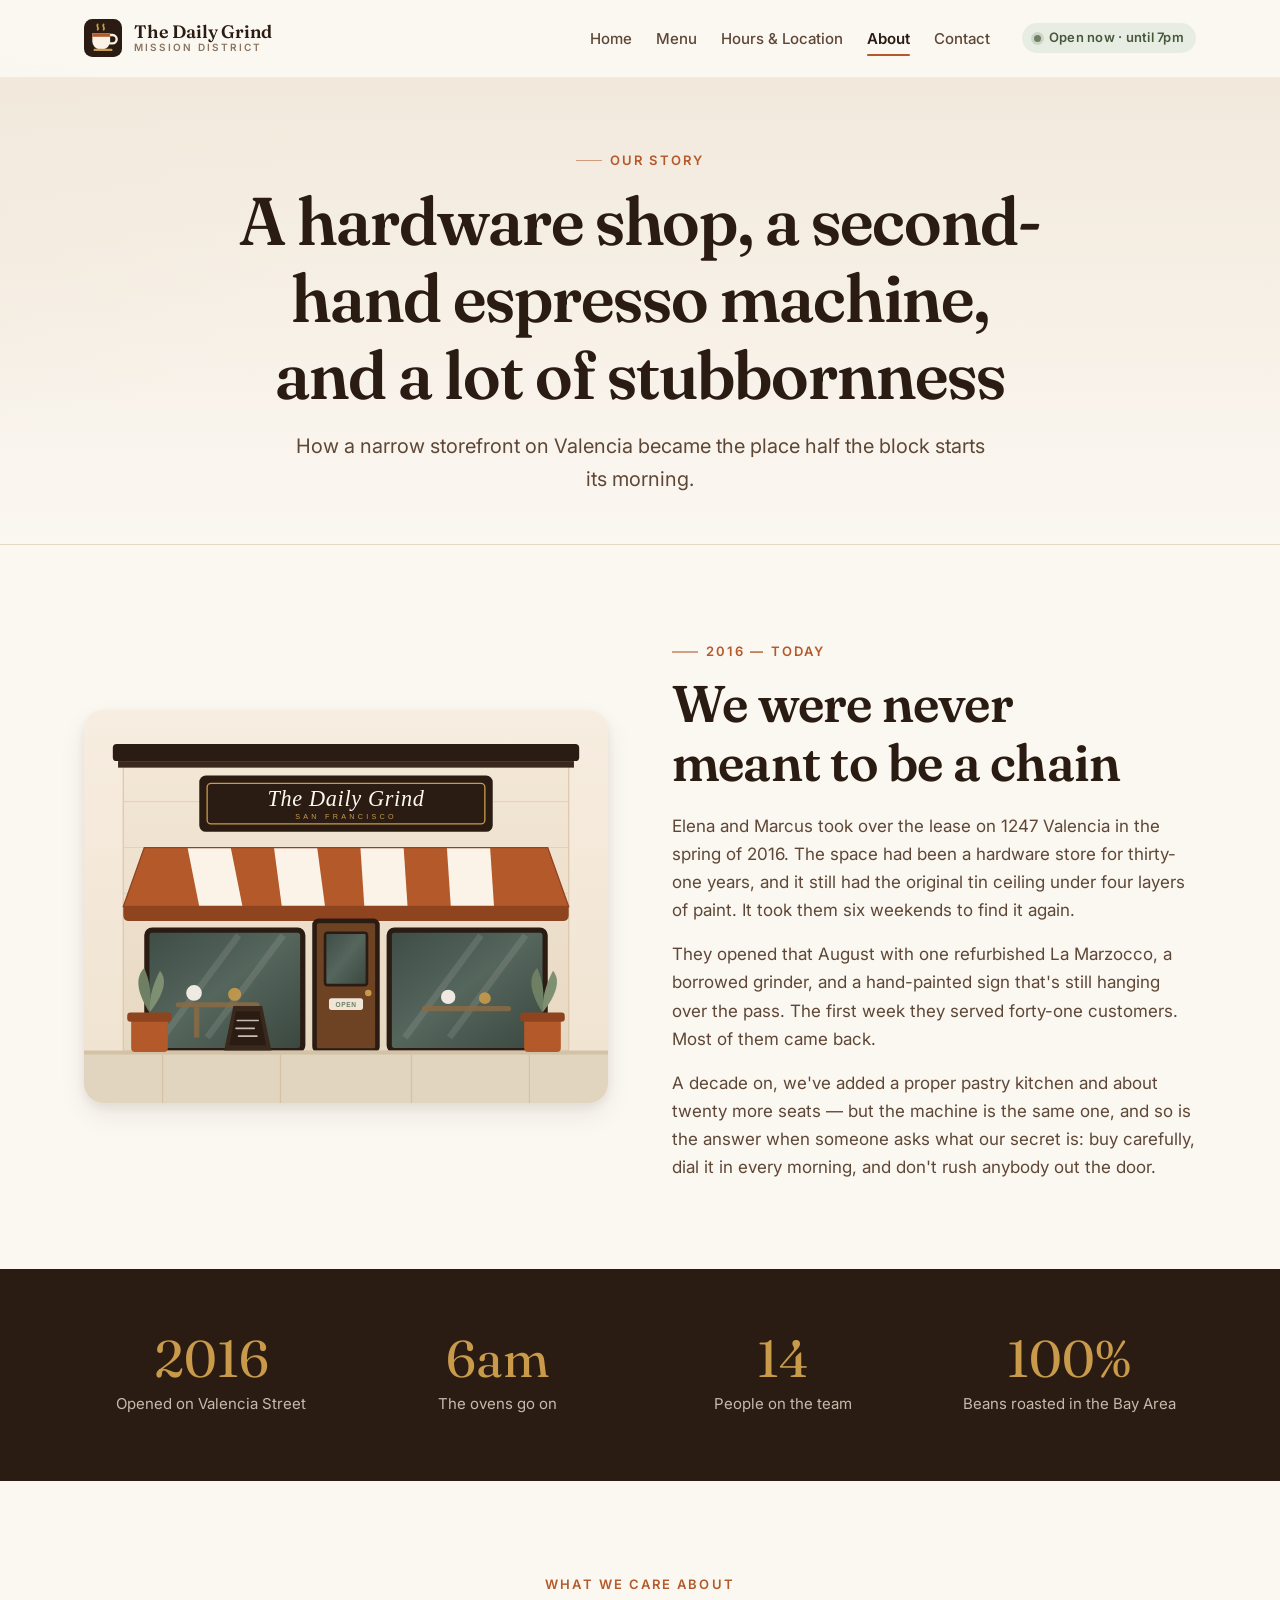
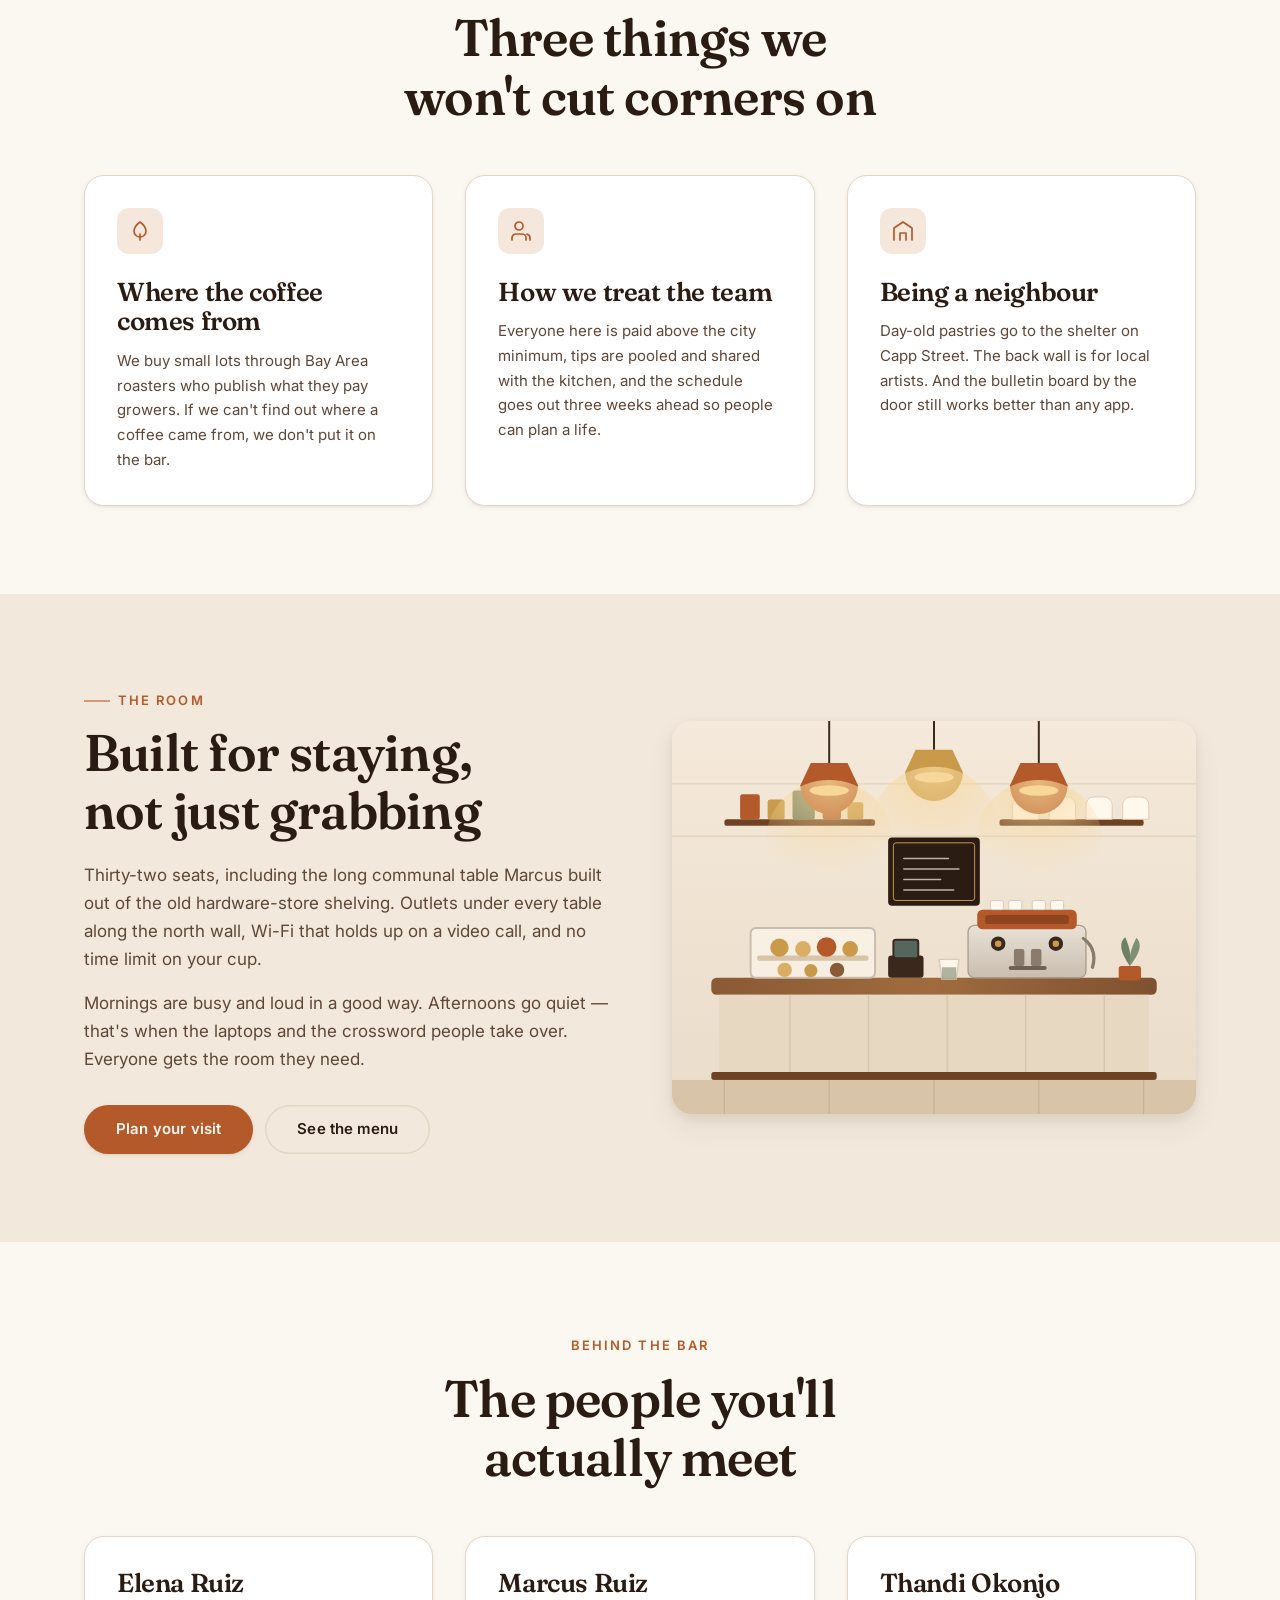
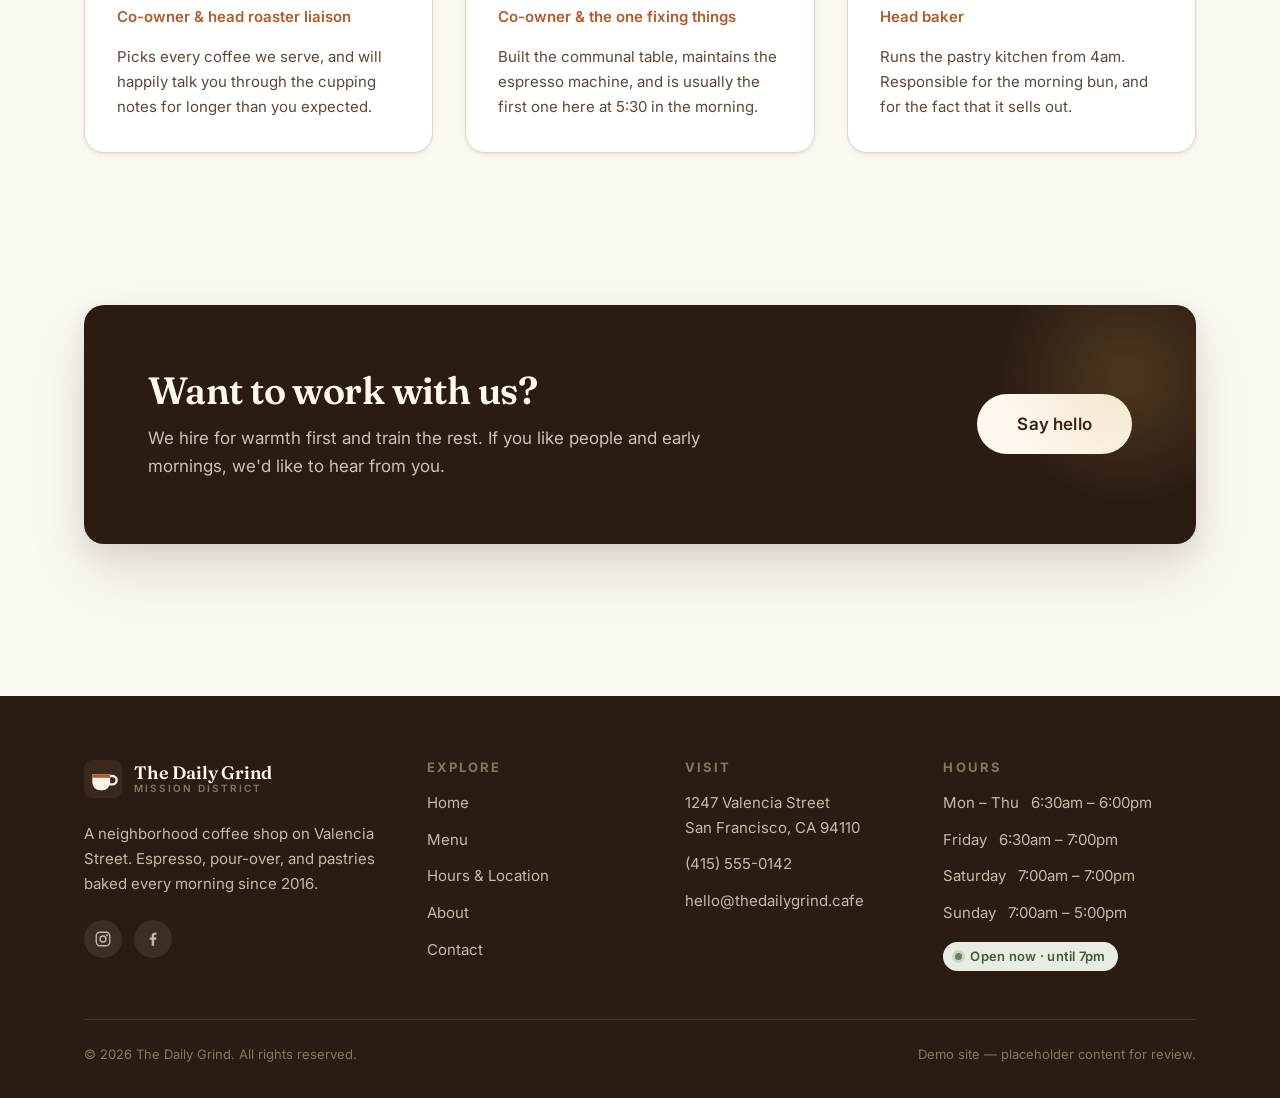
<file: about.html>
<!DOCTYPE html>
<html lang="en" class="no-js">
<head>
<meta charset="utf-8">
<meta name="viewport" content="width=device-width, initial-scale=1">

<!-- ===== SEO ===== -->
<title>About Us | The Daily Grind Coffee, San Francisco</title>
<meta name="description" content="Meet the family behind The Daily Grind, a Valencia Street coffee shop serving Bay Area–roasted coffee and house-baked pastries since 2016.">
<link rel="canonical" href="https://thedailygrind.cafe/about.html">
<meta name="robots" content="index, follow">

<meta property="og:type" content="website">
<meta property="og:site_name" content="The Daily Grind">
<meta property="og:title" content="About Us | The Daily Grind, San Francisco">
<meta property="og:description" content="A family-run coffee shop on Valencia Street since 2016. Bay Area–roasted beans, pastries baked in house, and a room worth staying in.">
<meta property="og:url" content="https://thedailygrind.cafe/about.html">
<meta property="og:image" content="https://thedailygrind.cafe/assets/img/interior.svg">
<meta name="twitter:card" content="summary_large_image">

<link rel="icon" href="assets/img/favicon.svg" type="image/svg+xml">
<link rel="preconnect" href="https://fonts.googleapis.com">
<link rel="preconnect" href="https://fonts.gstatic.com" crossorigin>
<link rel="stylesheet" href="https://fonts.googleapis.com/css2?family=Fraunces:ital,opsz,wght@0,9..144,400..700;1,9..144,400..700&family=Inter:wght@400;500;600;700&display=swap">
<link rel="stylesheet" href="css/styles.css">
<script src="js/site-data.js" defer></script>
<script src="js/main.js" defer></script>
</head>

<body>
<a class="skip-link" href="#main">Skip to content</a>

<header class="site-header">
  <div class="container site-header__inner">
    <a class="brand" href="index.html" aria-label="The Daily Grind — home">
      <svg class="brand__mark" viewBox="0 0 64 64" aria-hidden="true" focusable="false">
        <rect width="64" height="64" rx="14" fill="#2B1C13"/>
        <path d="M14 24h30v14a13 13 0 0 1-13 13h-4a13 13 0 0 1-13-13V24Z" fill="#FBF3E7"/>
        <path d="M44 27h4a7 7 0 0 1 0 14h-4" fill="none" stroke="#FBF3E7" stroke-width="4" stroke-linecap="round"/>
        <path d="M14 24h30v6H14z" fill="#B4592A"/>
        <g stroke="#C89A4A" stroke-width="3" stroke-linecap="round" fill="none">
          <path d="M23 18c3-3-3-6 0-9"/><path d="M33 18c3-3-3-6 0-9"/>
        </g>
        <path d="M18 52h28" stroke="#C89A4A" stroke-width="4" stroke-linecap="round"/>
      </svg>
      <span class="brand__text">
        <span class="brand__name">The Daily Grind</span>
        <span class="brand__tag">Mission District</span>
      </span>
    </a>

    <button class="nav-toggle" type="button" aria-expanded="false" aria-controls="site-nav">
      <span class="nav-toggle__bars" aria-hidden="true"></span>
      <span class="sr-only">Menu</span>
    </button>

    <nav class="nav" id="site-nav" aria-label="Primary">
      <ul class="nav__list">
        <li><a class="nav__link" href="index.html">Home</a></li>
        <li><a class="nav__link" href="menu.html">Menu</a></li>
        <li><a class="nav__link" href="hours-location.html">Hours &amp; Location</a></li>
        <li><a class="nav__link" href="about.html" aria-current="page">About</a></li>
        <li><a class="nav__link" href="contact.html">Contact</a></li>
      </ul>
      <span class="badge" data-open-status>Checking hours…</span>
    </nav>
  </div>
</header>

<main id="main">

  <section class="page-head">
    <div class="container">
      <span class="eyebrow">Our story</span>
      <h1>A hardware shop, a second-hand espresso machine, and a lot of stubbornness</h1>
      <p>How a narrow storefront on Valencia became the place half the block starts its morning.</p>
    </div>
  </section>

  <!-- ---------- Story ---------- -->
  <section class="section">
    <div class="container split">
      <div class="split__art" data-reveal>
        <img src="assets/img/storefront.svg" width="800" height="600"
             alt="The Daily Grind storefront on Valencia Street with a striped awning and chalkboard sign">
      </div>
      <div data-reveal data-reveal-delay="100">
        <span class="eyebrow">2016 — today</span>
        <h2 style="margin-top:.75rem">We were never meant to be a chain</h2>
        <p style="margin-top:1.25rem">
          Elena and Marcus took over the lease on 1247 Valencia in the spring of 2016. The space had
          been a hardware store for thirty-one years, and it still had the original tin ceiling under
          four layers of paint. It took them six weekends to find it again.
        </p>
        <p>
          They opened that August with one refurbished La Marzocco, a borrowed grinder, and a
          hand-painted sign that's still hanging over the pass. The first week they served
          forty-one customers. Most of them came back.
        </p>
        <p>
          A decade on, we've added a proper pastry kitchen and about twenty more seats — but the
          machine is the same one, and so is the answer when someone asks what our secret is:
          buy carefully, dial it in every morning, and don't rush anybody out the door.
        </p>
      </div>
    </div>
  </section>

  <!-- ---------- Numbers ---------- -->
  <section class="section section--ink section--tight">
    <div class="container">
      <div class="stat-row" data-reveal>
        <div>
          <div class="stat__num">2016</div>
          <div class="stat__label">Opened on Valencia Street</div>
        </div>
        <div>
          <div class="stat__num">6am</div>
          <div class="stat__label">The ovens go on</div>
        </div>
        <div>
          <div class="stat__num">14</div>
          <div class="stat__label">People on the team</div>
        </div>
        <div>
          <div class="stat__num">100%</div>
          <div class="stat__label">Beans roasted in the Bay Area</div>
        </div>
      </div>
    </div>
  </section>

  <!-- ---------- Values ---------- -->
  <section class="section">
    <div class="container">
      <div class="section-head section-head--center" data-reveal>
        <span class="eyebrow">What we care about</span>
        <h2>Three things we won't cut corners on</h2>
      </div>

      <div class="grid grid--3">
        <article class="card" data-reveal>
          <div class="card__icon">
            <svg viewBox="0 0 24 24" fill="none" stroke="currentColor" stroke-width="1.7" stroke-linecap="round" stroke-linejoin="round" aria-hidden="true">
              <path d="M12 3c4 3 6 6 6 9a6 6 0 0 1-12 0c0-3 2-6 6-9Z"/><path d="M12 21v-6"/>
            </svg>
          </div>
          <h3>Where the coffee comes from</h3>
          <p>We buy small lots through Bay Area roasters who publish what they pay growers.
             If we can't find out where a coffee came from, we don't put it on the bar.</p>
        </article>

        <article class="card" data-reveal data-reveal-delay="90">
          <div class="card__icon">
            <svg viewBox="0 0 24 24" fill="none" stroke="currentColor" stroke-width="1.7" stroke-linecap="round" stroke-linejoin="round" aria-hidden="true">
              <path d="M17 21v-2a4 4 0 0 0-4-4H7a4 4 0 0 0-4 4v2"/><circle cx="10" cy="7" r="4"/>
              <path d="M21 21v-2a4 4 0 0 0-3-3.87"/>
            </svg>
          </div>
          <h3>How we treat the team</h3>
          <p>Everyone here is paid above the city minimum, tips are pooled and shared with the
             kitchen, and the schedule goes out three weeks ahead so people can plan a life.</p>
        </article>

        <article class="card" data-reveal data-reveal-delay="180">
          <div class="card__icon">
            <svg viewBox="0 0 24 24" fill="none" stroke="currentColor" stroke-width="1.7" stroke-linecap="round" stroke-linejoin="round" aria-hidden="true">
              <path d="M3 21V9l9-6 9 6v12"/><path d="M9 21v-7h6v7"/>
            </svg>
          </div>
          <h3>Being a neighbour</h3>
          <p>Day-old pastries go to the shelter on Capp Street. The back wall is for local artists.
             And the bulletin board by the door still works better than any app.</p>
        </article>
      </div>
    </div>
  </section>

  <!-- ---------- The room ---------- -->
  <section class="section section--oat">
    <div class="container split split--flip">
      <div class="split__art" data-reveal>
        <img src="assets/img/interior.svg" width="800" height="600"
             alt="Inside The Daily Grind: the counter, espresso machine, pastry case and pendant lights">
      </div>
      <div data-reveal data-reveal-delay="100">
        <span class="eyebrow">The room</span>
        <h2 style="margin-top:.75rem">Built for staying, not just grabbing</h2>
        <p style="margin-top:1.25rem">
          Thirty-two seats, including the long communal table Marcus built out of the old
          hardware-store shelving. Outlets under every table along the north wall, Wi-Fi that
          holds up on a video call, and no time limit on your cup.
        </p>
        <p>
          Mornings are busy and loud in a good way. Afternoons go quiet — that's when the
          laptops and the crossword people take over. Everyone gets the room they need.
        </p>
        <div class="btn-row" style="margin-top:2rem">
          <a class="btn btn--primary" href="hours-location.html">Plan your visit</a>
          <a class="btn btn--ghost" href="menu.html">See the menu</a>
        </div>
      </div>
    </div>
  </section>

  <!-- ---------- Team ---------- -->
  <!-- DEMO CONTENT: replace with real team names, roles, and photos before launch. -->
  <section class="section">
    <div class="container">
      <div class="section-head section-head--center" data-reveal>
        <span class="eyebrow">Behind the bar</span>
        <h2>The people you'll actually meet</h2>
      </div>

      <div class="grid grid--3">
        <article class="card" data-reveal>
          <h3>Elena Ruiz</h3>
          <p style="color:var(--c-accent);font-weight:600;margin-top:-.35rem">Co-owner &amp; head roaster liaison</p>
          <p>Picks every coffee we serve, and will happily talk you through the cupping notes
             for longer than you expected.</p>
        </article>
        <article class="card" data-reveal data-reveal-delay="90">
          <h3>Marcus Ruiz</h3>
          <p style="color:var(--c-accent);font-weight:600;margin-top:-.35rem">Co-owner &amp; the one fixing things</p>
          <p>Built the communal table, maintains the espresso machine, and is usually the first
             one here at 5:30 in the morning.</p>
        </article>
        <article class="card" data-reveal data-reveal-delay="180">
          <h3>Thandi Okonjo</h3>
          <p style="color:var(--c-accent);font-weight:600;margin-top:-.35rem">Head baker</p>
          <p>Runs the pastry kitchen from 4am. Responsible for the morning bun, and for the fact
             that it sells out.</p>
        </article>
      </div>
    </div>
  </section>

  <section class="section section--tight">
    <div class="container">
      <div class="cta-band" data-reveal>
        <div>
          <h2>Want to work with us?</h2>
          <p>We hire for warmth first and train the rest. If you like people and early mornings,
             we'd like to hear from you.</p>
        </div>
        <div class="btn-row">
          <a class="btn btn--light btn--lg" href="contact.html">Say hello</a>
        </div>
      </div>
    </div>
  </section>

</main>

<footer class="site-footer">
  <div class="container">
    <div class="footer-grid">
      <div class="footer-about">
        <a class="brand" href="index.html">
          <svg class="brand__mark" viewBox="0 0 64 64" aria-hidden="true" focusable="false">
            <rect width="64" height="64" rx="14" fill="#3A281C"/>
            <path d="M14 24h30v14a13 13 0 0 1-13 13h-4a13 13 0 0 1-13-13V24Z" fill="#FBF3E7"/>
            <path d="M44 27h4a7 7 0 0 1 0 14h-4" fill="none" stroke="#FBF3E7" stroke-width="4" stroke-linecap="round"/>
            <path d="M14 24h30v6H14z" fill="#B4592A"/>
          </svg>
          <span class="brand__text">
            <span class="brand__name">The Daily Grind</span>
            <span class="brand__tag">Mission District</span>
          </span>
        </a>
        <p>A neighborhood coffee shop on Valencia Street. Espresso, pour-over, and pastries baked every morning since 2016.</p>
        <div class="footer-social">
          <a href="https://instagram.com/" aria-label="The Daily Grind on Instagram">
            <svg viewBox="0 0 24 24" fill="none" stroke="currentColor" stroke-width="1.8" aria-hidden="true">
              <rect x="3" y="3" width="18" height="18" rx="5"/><circle cx="12" cy="12" r="4"/><circle cx="17.2" cy="6.8" r="1.2" fill="currentColor" stroke="none"/>
            </svg>
          </a>
          <a href="https://facebook.com/" aria-label="The Daily Grind on Facebook">
            <svg viewBox="0 0 24 24" fill="currentColor" aria-hidden="true">
              <path d="M13.5 21v-8h2.7l.4-3.1h-3.1V7.9c0-.9.25-1.5 1.55-1.5h1.65V3.6A22 22 0 0 0 14.3 3.5c-2.4 0-4 1.45-4 4.1v2.3H7.6V13h2.7v8Z"/>
            </svg>
          </a>
        </div>
      </div>

      <nav aria-label="Footer">
        <h3>Explore</h3>
        <ul class="footer-list">
          <li><a href="index.html">Home</a></li>
          <li><a href="menu.html">Menu</a></li>
          <li><a href="hours-location.html">Hours &amp; Location</a></li>
          <li><a href="about.html">About</a></li>
          <li><a href="contact.html">Contact</a></li>
        </ul>
      </nav>

      <div>
        <h3>Visit</h3>
        <ul class="footer-list">
          <li>1247 Valencia Street<br>San Francisco, CA 94110</li>
          <li><a href="tel:+14155550142">(415) 555-0142</a></li>
          <li><a href="mailto:hello@thedailygrind.cafe">hello@thedailygrind.cafe</a></li>
        </ul>
      </div>

      <div>
        <h3>Hours</h3>
        <ul class="footer-list">
          <li>Mon – Thu &nbsp; 6:30am – 6:00pm</li>
          <li>Friday &nbsp; 6:30am – 7:00pm</li>
          <li>Saturday &nbsp; 7:00am – 7:00pm</li>
          <li>Sunday &nbsp; 7:00am – 5:00pm</li>
        </ul>
        <span class="badge" data-open-status style="margin-top:1rem">Checking hours…</span>
      </div>
    </div>

    <div class="footer-bottom">
      <span>&copy; <span data-year>2026</span> The Daily Grind. All rights reserved.</span>
      <span>Demo site — placeholder content for review.</span>
    </div>
  </div>
</footer>
</body>
</html>
</file>
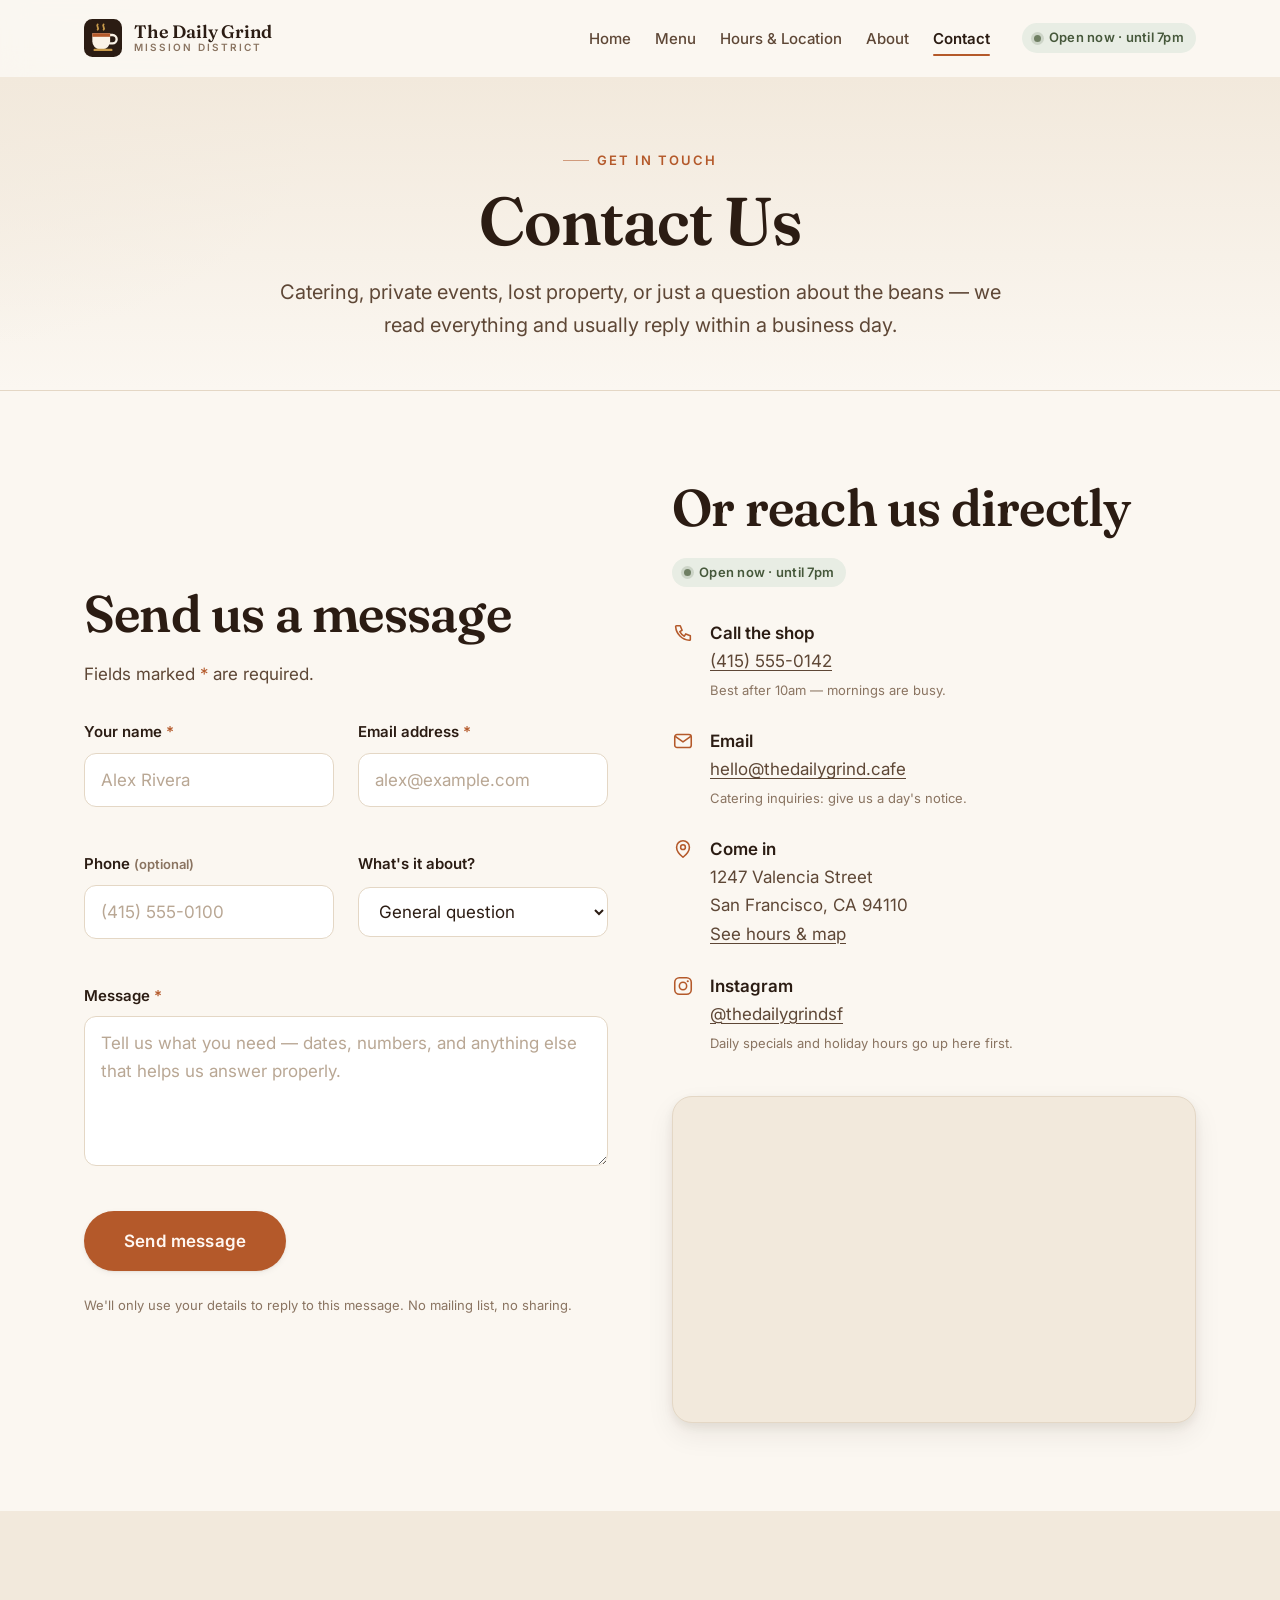
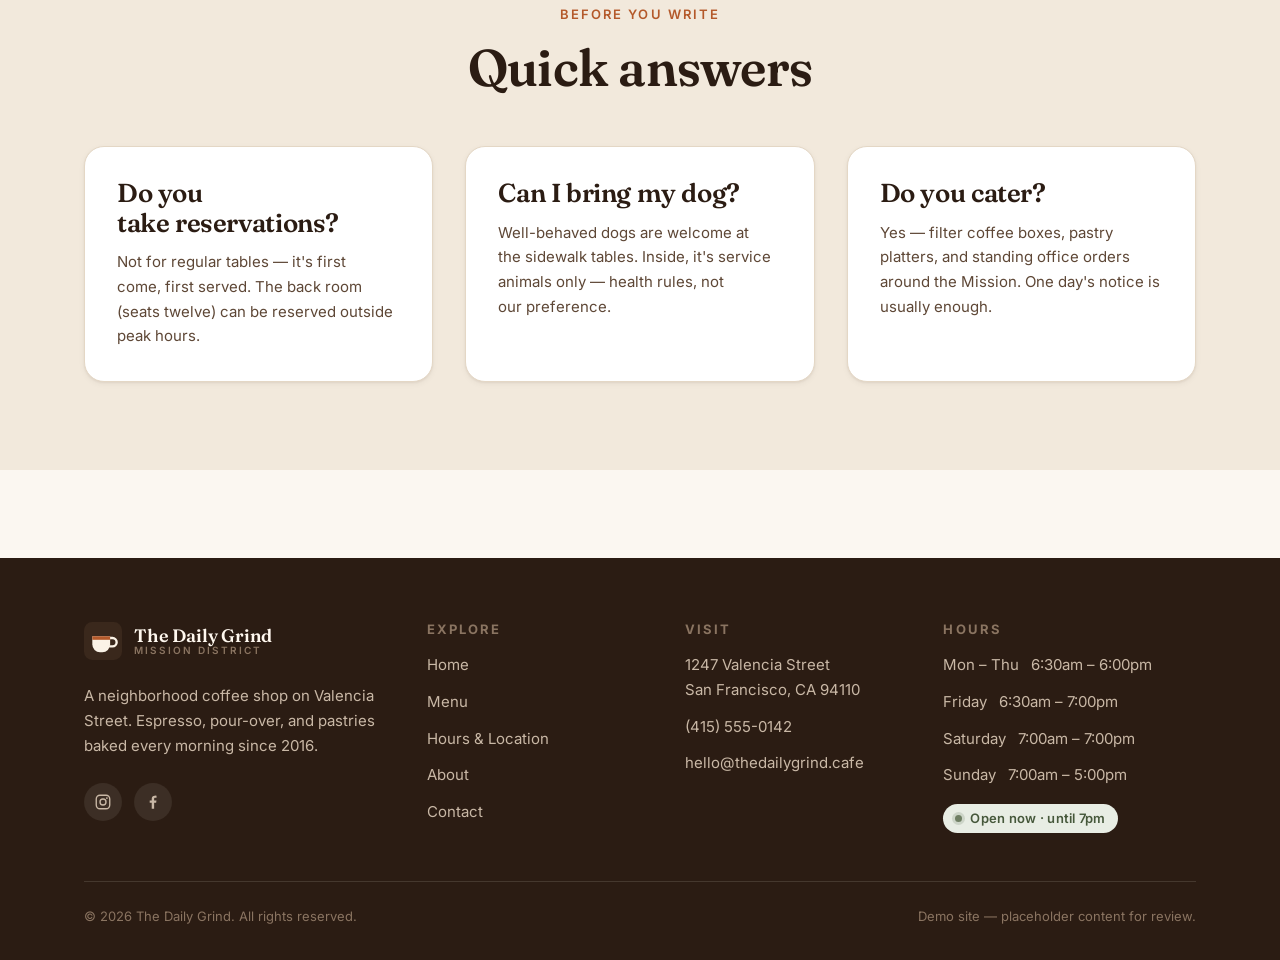
<file: contact.html>
<!DOCTYPE html>
<html lang="en" class="no-js">
<head>
<meta charset="utf-8">
<meta name="viewport" content="width=device-width, initial-scale=1">

<!-- ===== SEO ===== -->
<title>Contact Us | The Daily Grind Coffee Shop, San Francisco</title>
<meta name="description" content="Get in touch with The Daily Grind on Valencia Street, San Francisco. Call (415) 555-0142, email us, or send a message about catering and events.">
<link rel="canonical" href="https://thedailygrind.cafe/contact.html">
<meta name="robots" content="index, follow">

<meta property="og:type" content="website">
<meta property="og:site_name" content="The Daily Grind">
<meta property="og:title" content="Contact Us | The Daily Grind, San Francisco">
<meta property="og:description" content="Questions about catering, events, or private events? Call, email, or send us a message.">
<meta property="og:url" content="https://thedailygrind.cafe/contact.html">
<meta property="og:image" content="https://thedailygrind.cafe/assets/img/storefront.svg">
<meta name="twitter:card" content="summary_large_image">

<link rel="icon" href="assets/img/favicon.svg" type="image/svg+xml">
<link rel="preconnect" href="https://fonts.googleapis.com">
<link rel="preconnect" href="https://fonts.gstatic.com" crossorigin>
<link rel="stylesheet" href="https://fonts.googleapis.com/css2?family=Fraunces:ital,opsz,wght@0,9..144,400..700;1,9..144,400..700&family=Inter:wght@400;500;600;700&display=swap">
<link rel="stylesheet" href="css/styles.css">
<script src="js/site-data.js" defer></script>
<script src="js/main.js" defer></script>

<script type="application/ld+json">
{
  "@context": "https://schema.org",
  "@type": "ContactPage",
  "name": "Contact The Daily Grind",
  "url": "https://thedailygrind.cafe/contact.html",
  "mainEntity": {
    "@type": "CafeOrCoffeeShop",
    "name": "The Daily Grind",
    "telephone": "+1-415-555-0142",
    "email": "hello@thedailygrind.cafe",
    "address": {
      "@type": "PostalAddress",
      "streetAddress": "1247 Valencia Street",
      "addressLocality": "San Francisco",
      "addressRegion": "CA",
      "postalCode": "94110",
      "addressCountry": "US"
    }
  }
}
</script>
</head>

<body>
<a class="skip-link" href="#main">Skip to content</a>

<header class="site-header">
  <div class="container site-header__inner">
    <a class="brand" href="index.html" aria-label="The Daily Grind — home">
      <svg class="brand__mark" viewBox="0 0 64 64" aria-hidden="true" focusable="false">
        <rect width="64" height="64" rx="14" fill="#2B1C13"/>
        <path d="M14 24h30v14a13 13 0 0 1-13 13h-4a13 13 0 0 1-13-13V24Z" fill="#FBF3E7"/>
        <path d="M44 27h4a7 7 0 0 1 0 14h-4" fill="none" stroke="#FBF3E7" stroke-width="4" stroke-linecap="round"/>
        <path d="M14 24h30v6H14z" fill="#B4592A"/>
        <g stroke="#C89A4A" stroke-width="3" stroke-linecap="round" fill="none">
          <path d="M23 18c3-3-3-6 0-9"/><path d="M33 18c3-3-3-6 0-9"/>
        </g>
        <path d="M18 52h28" stroke="#C89A4A" stroke-width="4" stroke-linecap="round"/>
      </svg>
      <span class="brand__text">
        <span class="brand__name">The Daily Grind</span>
        <span class="brand__tag">Mission District</span>
      </span>
    </a>

    <button class="nav-toggle" type="button" aria-expanded="false" aria-controls="site-nav">
      <span class="nav-toggle__bars" aria-hidden="true"></span>
      <span class="sr-only">Menu</span>
    </button>

    <nav class="nav" id="site-nav" aria-label="Primary">
      <ul class="nav__list">
        <li><a class="nav__link" href="index.html">Home</a></li>
        <li><a class="nav__link" href="menu.html">Menu</a></li>
        <li><a class="nav__link" href="hours-location.html">Hours &amp; Location</a></li>
        <li><a class="nav__link" href="about.html">About</a></li>
        <li><a class="nav__link" href="contact.html" aria-current="page">Contact</a></li>
      </ul>
      <span class="badge" data-open-status>Checking hours…</span>
    </nav>
  </div>
</header>

<main id="main">

  <section class="page-head">
    <div class="container">
      <span class="eyebrow">Get in touch</span>
      <h1>Contact Us</h1>
      <p>Catering, private events, lost property, or just a question about the beans — we read
         everything and usually reply within a business day.</p>
    </div>
  </section>

  <section class="section">
    <div class="container split">

      <!-- ---------- Form ---------- -->
      <div data-reveal>
        <h2>Send us a message</h2>
        <p style="margin-top:1rem">Fields marked <span style="color:var(--c-accent)">*</span> are required.</p>

        <!--
          DEMO FORM: this validates in the browser but does not send anywhere.
          To make it live, set the action to your form handler, e.g.
            <form action="https://formspree.io/f/YOUR_ID" method="POST">
          and delete the demo branch in js/main.js (section 9).
        -->
        <form class="form" data-contact-form novalidate style="margin-top:2rem">

          <div class="form__row form__row--2">
            <div class="field">
              <label for="name">Your name <span class="req" aria-hidden="true">*</span></label>
              <input type="text" id="name" name="name" autocomplete="name"
                     placeholder="Alex Rivera" required>
              <span class="field__error" role="alert"></span>
            </div>

            <div class="field">
              <label for="email">Email address <span class="req" aria-hidden="true">*</span></label>
              <input type="email" id="email" name="email" autocomplete="email"
                     placeholder="alex@example.com" required>
              <span class="field__error" role="alert"></span>
            </div>
          </div>

          <div class="form__row form__row--2">
            <div class="field">
              <label for="phone">Phone <span class="field__hint">(optional)</span></label>
              <input type="tel" id="phone" name="phone" autocomplete="tel"
                     placeholder="(415) 555-0100">
              <span class="field__error" role="alert"></span>
            </div>

            <div class="field">
              <label for="topic">What's it about?</label>
              <select id="topic" name="topic">
                <option value="general">General question</option>
                <option value="catering">Catering &amp; office coffee</option>
                <option value="private-events">Private events / back room</option>
                <option value="jobs">Working with us</option>
                <option value="feedback">Feedback</option>
              </select>
              <span class="field__error" role="alert"></span>
            </div>
          </div>

          <div class="field">
            <label for="message">Message <span class="req" aria-hidden="true">*</span></label>
            <textarea id="message" name="message" required
                      placeholder="Tell us what you need — dates, numbers, and anything else that helps us answer properly."></textarea>
            <span class="field__error" role="alert"></span>
          </div>

          <div class="form__status" data-form-status role="status" tabindex="-1" hidden></div>

          <div class="btn-row">
            <button class="btn btn--primary btn--lg" type="submit">Send message</button>
          </div>

          <p class="field__hint">
            We'll only use your details to reply to this message. No mailing list, no sharing.
          </p>
        </form>
      </div>

      <!-- ---------- Details ---------- -->
      <div data-reveal data-reveal-delay="100">
        <h2>Or reach us directly</h2>
        <span class="badge" data-open-status style="margin-top:1.25rem">Checking hours…</span>

        <ul class="info-list" style="margin-top:2rem">
          <li>
            <svg viewBox="0 0 24 24" fill="none" stroke="currentColor" stroke-width="1.7" aria-hidden="true">
              <path d="M5 4h4l2 5-2.5 1.5a12 12 0 0 0 5 5L15 13l5 2v4a1 1 0 0 1-1.1 1A16 16 0 0 1 4 5.1 1 1 0 0 1 5 4Z" stroke-linejoin="round"/>
            </svg>
            <span>
              <strong>Call the shop</strong>
              <a href="tel:+14155550142">(415) 555-0142</a><br>
              <span class="field__hint">Best after 10am — mornings are busy.</span>
            </span>
          </li>
          <li>
            <svg viewBox="0 0 24 24" fill="none" stroke="currentColor" stroke-width="1.7" aria-hidden="true">
              <rect x="3" y="5" width="18" height="14" rx="2.5"/><path d="m3.5 7 8.5 6 8.5-6" stroke-linejoin="round"/>
            </svg>
            <span>
              <strong>Email</strong>
              <a href="mailto:hello@thedailygrind.cafe">hello@thedailygrind.cafe</a><br>
              <span class="field__hint">Catering inquiries: give us a day's notice.</span>
            </span>
          </li>
          <li>
            <svg viewBox="0 0 24 24" fill="none" stroke="currentColor" stroke-width="1.7" aria-hidden="true">
              <path d="M12 21s7-5.7 7-11a7 7 0 1 0-14 0c0 5.3 7 11 7 11Z" stroke-linejoin="round"/>
              <circle cx="12" cy="10" r="2.6"/>
            </svg>
            <span>
              <strong>Come in</strong>
              1247 Valencia Street<br>San Francisco, CA 94110<br>
              <a href="hours-location.html">See hours &amp; map</a>
            </span>
          </li>
          <li>
            <svg viewBox="0 0 24 24" fill="none" stroke="currentColor" stroke-width="1.7" aria-hidden="true">
              <rect x="3" y="3" width="18" height="18" rx="5"/><circle cx="12" cy="12" r="4"/>
              <circle cx="17.2" cy="6.8" r="1.2" fill="currentColor" stroke="none"/>
            </svg>
            <span>
              <strong>Instagram</strong>
              <a href="https://instagram.com/" target="_blank" rel="noopener">@thedailygrindsf</a><br>
              <span class="field__hint">Daily specials and holiday hours go up here first.</span>
            </span>
          </li>
        </ul>

        <div class="map-frame" style="margin-top:2.5rem">
          <iframe
            title="Map showing The Daily Grind at 1247 Valencia Street, San Francisco"
            src="https://www.google.com/maps?q=1247%20Valencia%20Street%2C%20San%20Francisco%2C%20CA%2094110&output=embed"
            loading="lazy"
            referrerpolicy="no-referrer-when-downgrade"
            allowfullscreen></iframe>
        </div>
      </div>
    </div>
  </section>

  <!-- ---------- FAQ ---------- -->
  <section class="section section--oat">
    <div class="container">
      <div class="section-head section-head--center" data-reveal>
        <span class="eyebrow">Before you write</span>
        <h2>Quick answers</h2>
      </div>

      <div class="grid grid--3">
        <article class="card" data-reveal>
          <h3>Do you take reservations?</h3>
          <p>Not for regular tables — it's first come, first served. The back room (seats twelve)
             can be reserved outside peak hours.</p>
        </article>
        <article class="card" data-reveal data-reveal-delay="90">
          <h3>Can I bring my dog?</h3>
          <p>Well-behaved dogs are welcome at the sidewalk tables. Inside, it's service animals only —
             health rules, not our preference.</p>
        </article>
        <article class="card" data-reveal data-reveal-delay="180">
          <h3>Do you cater?</h3>
          <p>Yes — filter coffee boxes, pastry platters, and standing office orders around the
             Mission. One day's notice is usually enough.</p>
        </article>
      </div>
    </div>
  </section>

</main>

<footer class="site-footer">
  <div class="container">
    <div class="footer-grid">
      <div class="footer-about">
        <a class="brand" href="index.html">
          <svg class="brand__mark" viewBox="0 0 64 64" aria-hidden="true" focusable="false">
            <rect width="64" height="64" rx="14" fill="#3A281C"/>
            <path d="M14 24h30v14a13 13 0 0 1-13 13h-4a13 13 0 0 1-13-13V24Z" fill="#FBF3E7"/>
            <path d="M44 27h4a7 7 0 0 1 0 14h-4" fill="none" stroke="#FBF3E7" stroke-width="4" stroke-linecap="round"/>
            <path d="M14 24h30v6H14z" fill="#B4592A"/>
          </svg>
          <span class="brand__text">
            <span class="brand__name">The Daily Grind</span>
            <span class="brand__tag">Mission District</span>
          </span>
        </a>
        <p>A neighborhood coffee shop on Valencia Street. Espresso, pour-over, and pastries baked every morning since 2016.</p>
        <div class="footer-social">
          <a href="https://instagram.com/" aria-label="The Daily Grind on Instagram">
            <svg viewBox="0 0 24 24" fill="none" stroke="currentColor" stroke-width="1.8" aria-hidden="true">
              <rect x="3" y="3" width="18" height="18" rx="5"/><circle cx="12" cy="12" r="4"/><circle cx="17.2" cy="6.8" r="1.2" fill="currentColor" stroke="none"/>
            </svg>
          </a>
          <a href="https://facebook.com/" aria-label="The Daily Grind on Facebook">
            <svg viewBox="0 0 24 24" fill="currentColor" aria-hidden="true">
              <path d="M13.5 21v-8h2.7l.4-3.1h-3.1V7.9c0-.9.25-1.5 1.55-1.5h1.65V3.6A22 22 0 0 0 14.3 3.5c-2.4 0-4 1.45-4 4.1v2.3H7.6V13h2.7v8Z"/>
            </svg>
          </a>
        </div>
      </div>

      <nav aria-label="Footer">
        <h3>Explore</h3>
        <ul class="footer-list">
          <li><a href="index.html">Home</a></li>
          <li><a href="menu.html">Menu</a></li>
          <li><a href="hours-location.html">Hours &amp; Location</a></li>
          <li><a href="about.html">About</a></li>
          <li><a href="contact.html">Contact</a></li>
        </ul>
      </nav>

      <div>
        <h3>Visit</h3>
        <ul class="footer-list">
          <li>1247 Valencia Street<br>San Francisco, CA 94110</li>
          <li><a href="tel:+14155550142">(415) 555-0142</a></li>
          <li><a href="mailto:hello@thedailygrind.cafe">hello@thedailygrind.cafe</a></li>
        </ul>
      </div>

      <div>
        <h3>Hours</h3>
        <ul class="footer-list">
          <li>Mon – Thu &nbsp; 6:30am – 6:00pm</li>
          <li>Friday &nbsp; 6:30am – 7:00pm</li>
          <li>Saturday &nbsp; 7:00am – 7:00pm</li>
          <li>Sunday &nbsp; 7:00am – 5:00pm</li>
        </ul>
        <span class="badge" data-open-status style="margin-top:1rem">Checking hours…</span>
      </div>
    </div>

    <div class="footer-bottom">
      <span>&copy; <span data-year>2026</span> The Daily Grind. All rights reserved.</span>
      <span>Demo site — placeholder content for review.</span>
    </div>
  </div>
</footer>
</body>
</html>
</file>
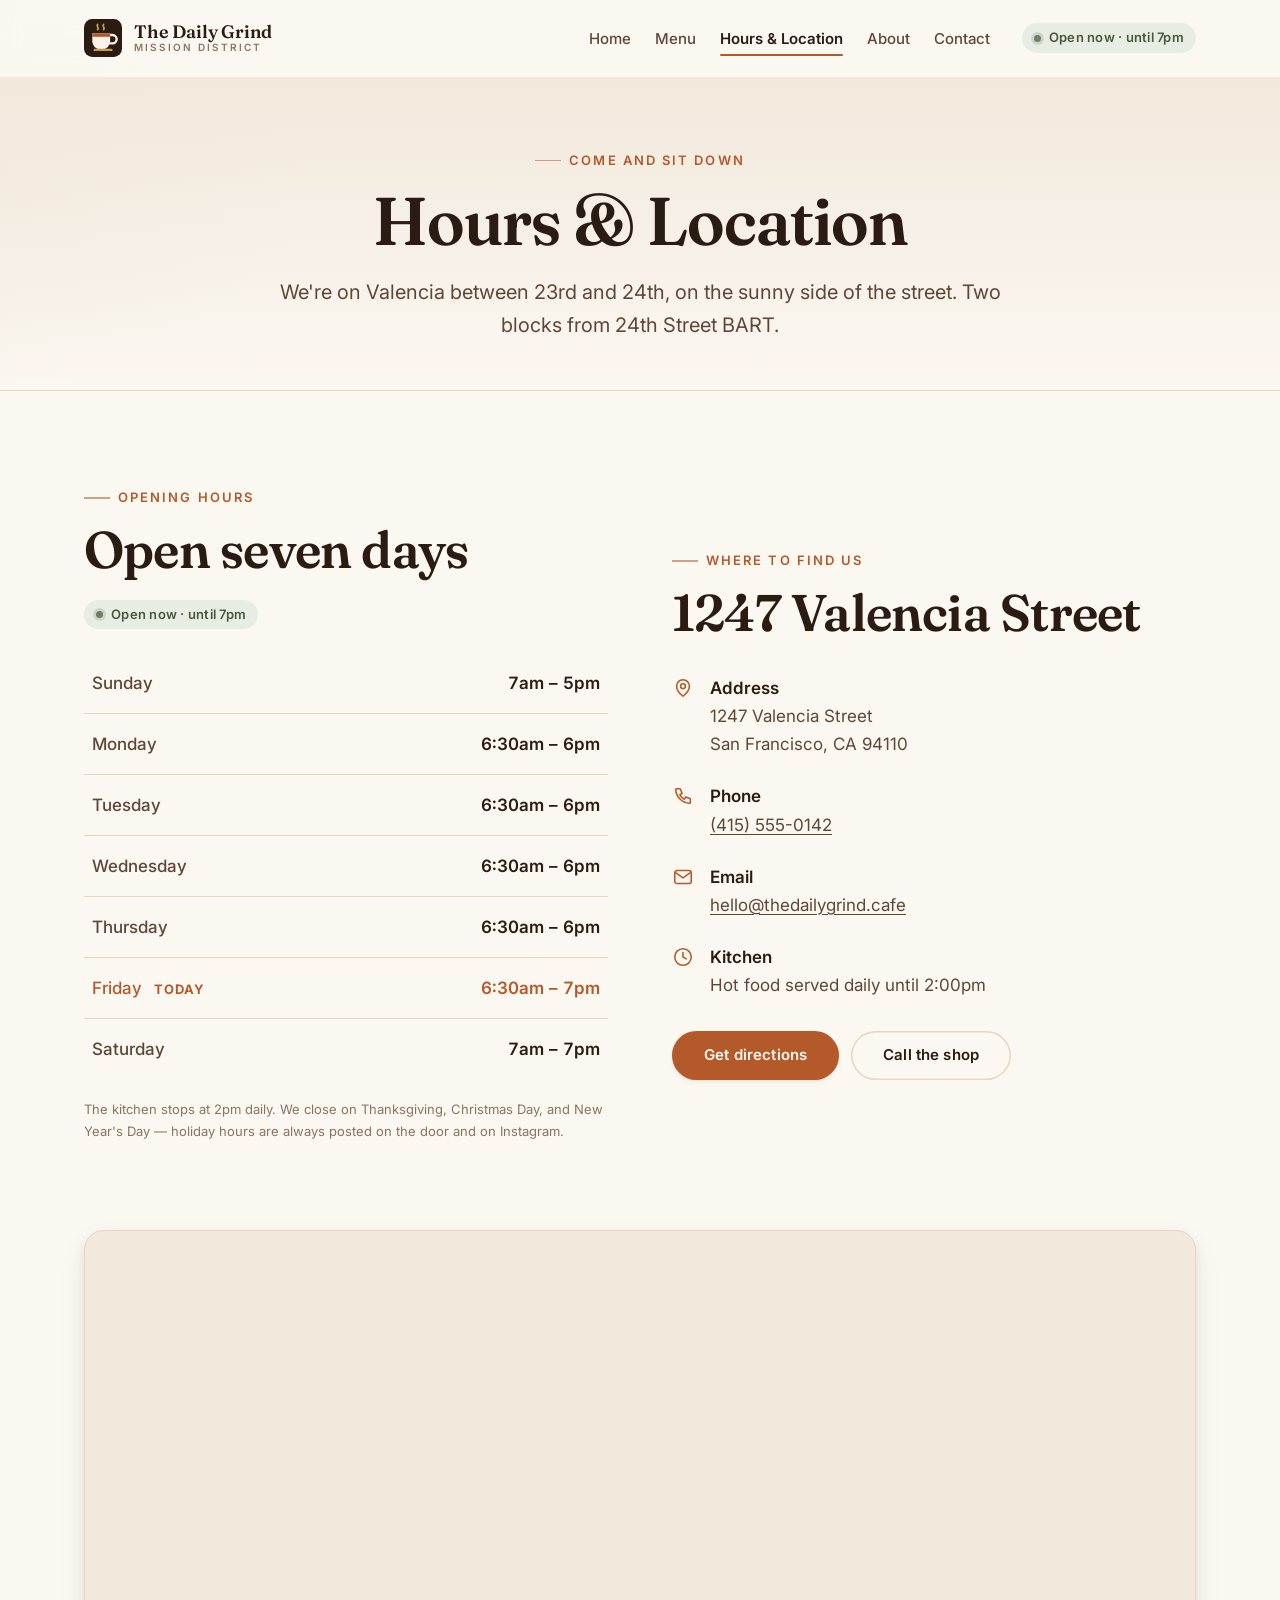
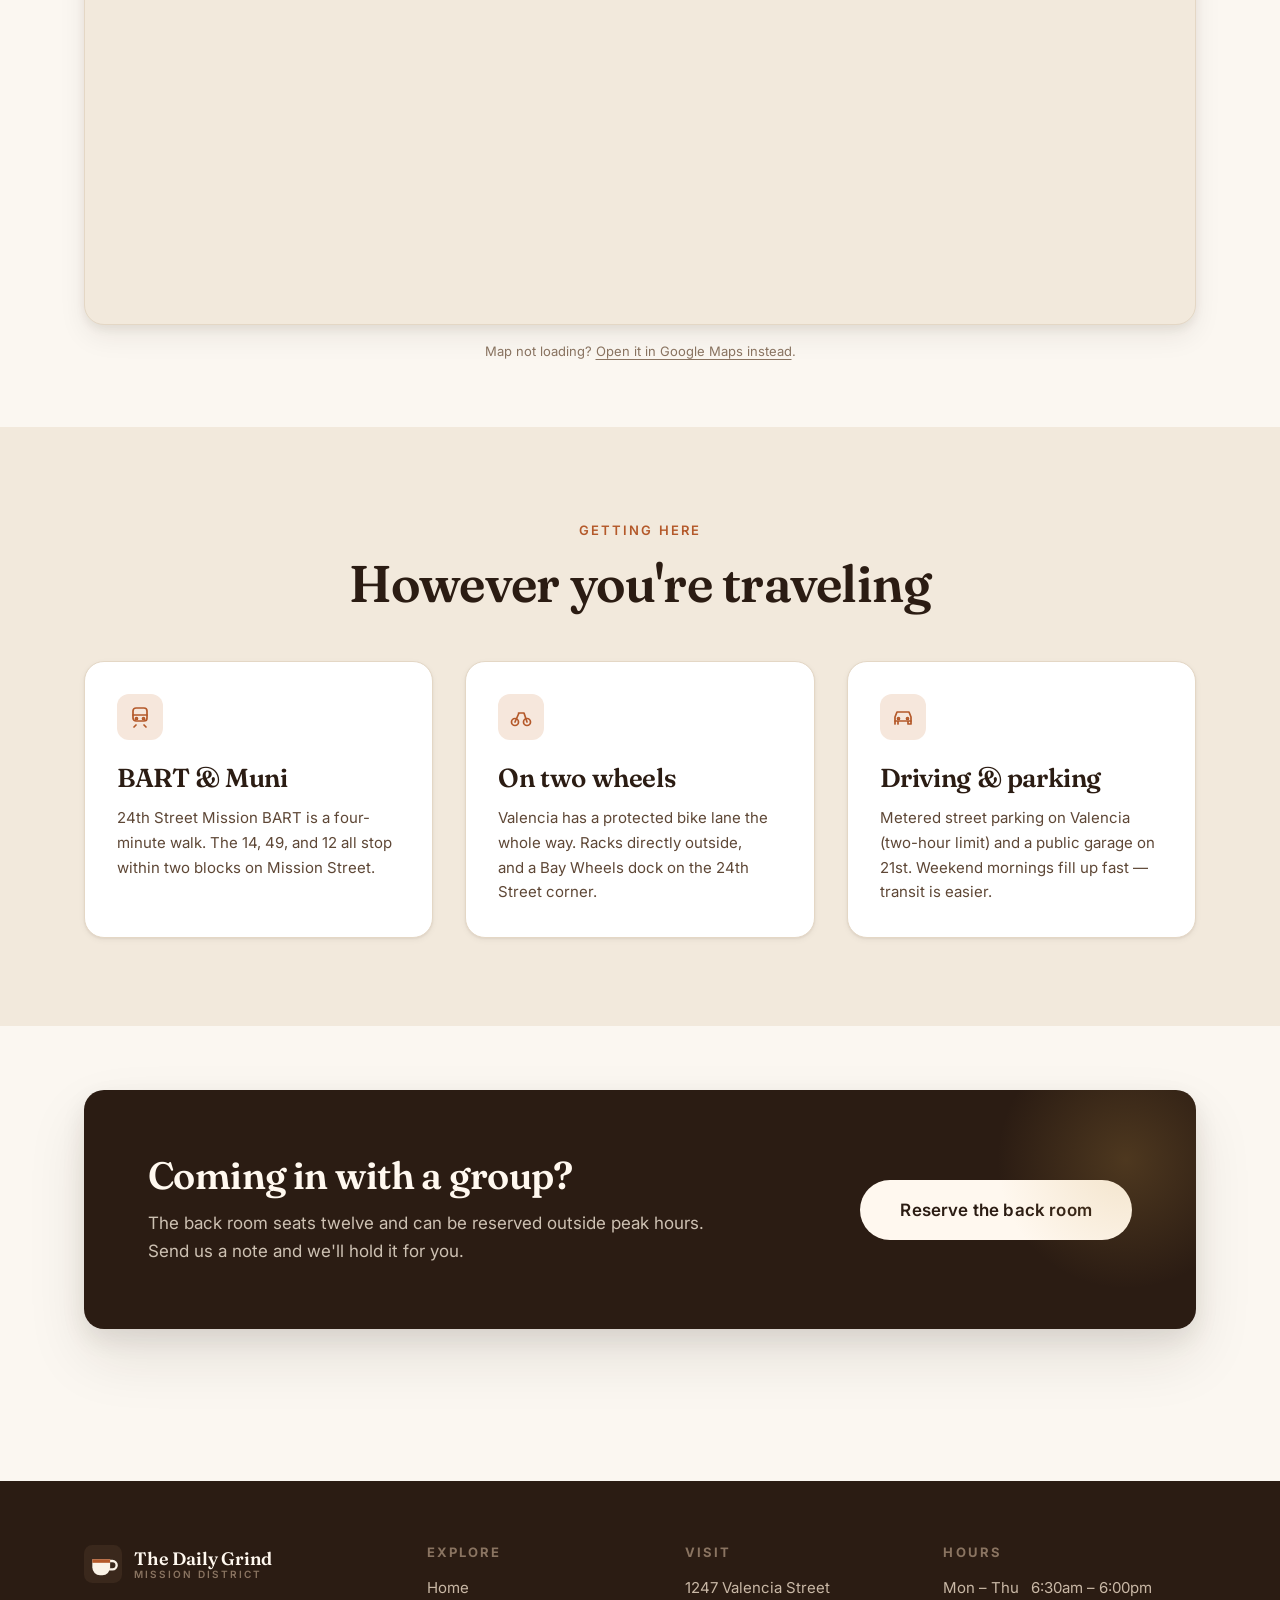
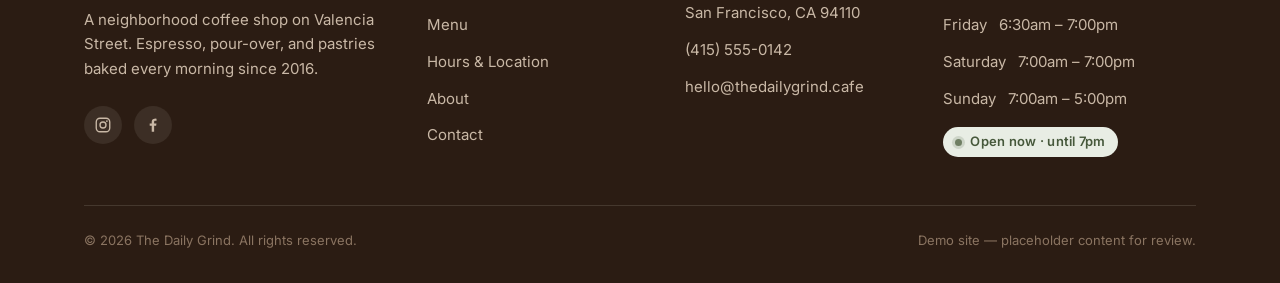
<file: hours-location.html>
<!DOCTYPE html>
<html lang="en" class="no-js">
<head>
<meta charset="utf-8">
<meta name="viewport" content="width=device-width, initial-scale=1">

<!-- ===== SEO ===== -->
<title>Hours &amp; Location | The Daily Grind, San Francisco</title>
<meta name="description" content="The Daily Grind is at 1247 Valencia Street, San Francisco, two blocks from 24th Street BART. Open daily from 6:30am — map and directions inside.">
<link rel="canonical" href="https://thedailygrind.cafe/hours-location.html">
<meta name="robots" content="index, follow">
<meta name="geo.region" content="US-CA">
<meta name="geo.placename" content="San Francisco">
<meta name="geo.position" content="37.7519;-122.4207">
<meta name="ICBM" content="37.7519, -122.4207">

<meta property="og:type" content="website">
<meta property="og:site_name" content="The Daily Grind">
<meta property="og:title" content="Hours &amp; Location | The Daily Grind, San Francisco">
<meta property="og:description" content="1247 Valencia Street, San Francisco. Two blocks from 24th Street BART. Open daily from 6:30am.">
<meta property="og:url" content="https://thedailygrind.cafe/hours-location.html">
<meta property="og:image" content="https://thedailygrind.cafe/assets/img/storefront.svg">
<meta name="twitter:card" content="summary_large_image">

<link rel="icon" href="assets/img/favicon.svg" type="image/svg+xml">
<link rel="preconnect" href="https://fonts.googleapis.com">
<link rel="preconnect" href="https://fonts.gstatic.com" crossorigin>
<link rel="stylesheet" href="https://fonts.googleapis.com/css2?family=Fraunces:ital,opsz,wght@0,9..144,400..700;1,9..144,400..700&family=Inter:wght@400;500;600;700&display=swap">
<link rel="stylesheet" href="css/styles.css">
<script src="js/site-data.js" defer></script>
<script src="js/main.js" defer></script>

<script type="application/ld+json">
{
  "@context": "https://schema.org",
  "@type": "CafeOrCoffeeShop",
  "name": "The Daily Grind",
  "url": "https://thedailygrind.cafe/hours-location.html",
  "telephone": "+1-415-555-0142",
  "address": {
    "@type": "PostalAddress",
    "streetAddress": "1247 Valencia Street",
    "addressLocality": "San Francisco",
    "addressRegion": "CA",
    "postalCode": "94110",
    "addressCountry": "US"
  },
  "geo": { "@type": "GeoCoordinates", "latitude": 37.7519, "longitude": -122.4207 },
  "hasMap": "https://www.google.com/maps?q=1247+Valencia+Street,+San+Francisco,+CA+94110",
  "publicAccess": true,
  "openingHoursSpecification": [
    { "@type": "OpeningHoursSpecification", "dayOfWeek": ["Monday","Tuesday","Wednesday","Thursday"], "opens": "06:30", "closes": "18:00" },
    { "@type": "OpeningHoursSpecification", "dayOfWeek": "Friday", "opens": "06:30", "closes": "19:00" },
    { "@type": "OpeningHoursSpecification", "dayOfWeek": "Saturday", "opens": "07:00", "closes": "19:00" },
    { "@type": "OpeningHoursSpecification", "dayOfWeek": "Sunday", "opens": "07:00", "closes": "17:00" }
  ]
}
</script>
</head>

<body>
<a class="skip-link" href="#main">Skip to content</a>

<header class="site-header">
  <div class="container site-header__inner">
    <a class="brand" href="index.html" aria-label="The Daily Grind — home">
      <svg class="brand__mark" viewBox="0 0 64 64" aria-hidden="true" focusable="false">
        <rect width="64" height="64" rx="14" fill="#2B1C13"/>
        <path d="M14 24h30v14a13 13 0 0 1-13 13h-4a13 13 0 0 1-13-13V24Z" fill="#FBF3E7"/>
        <path d="M44 27h4a7 7 0 0 1 0 14h-4" fill="none" stroke="#FBF3E7" stroke-width="4" stroke-linecap="round"/>
        <path d="M14 24h30v6H14z" fill="#B4592A"/>
        <g stroke="#C89A4A" stroke-width="3" stroke-linecap="round" fill="none">
          <path d="M23 18c3-3-3-6 0-9"/><path d="M33 18c3-3-3-6 0-9"/>
        </g>
        <path d="M18 52h28" stroke="#C89A4A" stroke-width="4" stroke-linecap="round"/>
      </svg>
      <span class="brand__text">
        <span class="brand__name">The Daily Grind</span>
        <span class="brand__tag">Mission District</span>
      </span>
    </a>

    <button class="nav-toggle" type="button" aria-expanded="false" aria-controls="site-nav">
      <span class="nav-toggle__bars" aria-hidden="true"></span>
      <span class="sr-only">Menu</span>
    </button>

    <nav class="nav" id="site-nav" aria-label="Primary">
      <ul class="nav__list">
        <li><a class="nav__link" href="index.html">Home</a></li>
        <li><a class="nav__link" href="menu.html">Menu</a></li>
        <li><a class="nav__link" href="hours-location.html" aria-current="page">Hours &amp; Location</a></li>
        <li><a class="nav__link" href="about.html">About</a></li>
        <li><a class="nav__link" href="contact.html">Contact</a></li>
      </ul>
      <span class="badge" data-open-status>Checking hours…</span>
    </nav>
  </div>
</header>

<main id="main">

  <section class="page-head">
    <div class="container">
      <span class="eyebrow">Come and sit down</span>
      <h1>Hours &amp; Location</h1>
      <p>We're on Valencia between 23rd and 24th, on the sunny side of the street.
         Two blocks from 24th Street BART.</p>
    </div>
  </section>

  <section class="section">
    <div class="container split">

      <!-- ---------- Hours ---------- -->
      <div data-reveal>
        <span class="eyebrow">Opening hours</span>
        <h2 style="margin-top:.75rem">Open seven days</h2>
        <span class="badge" data-open-status style="margin-top:1.25rem">Checking hours…</span>

        <table class="hours-table" style="margin-top:1.5rem">
          <caption class="sr-only">Opening hours for The Daily Grind, by day of the week</caption>
          <tbody data-hours-table>
            <!-- Filled by js/main.js from js/site-data.js (edited via /admin). -->
            <tr><th scope="row">Sunday</th><td>7:00am – 5:00pm</td></tr>
            <tr><th scope="row">Monday</th><td>6:30am – 6:00pm</td></tr>
            <tr><th scope="row">Tuesday</th><td>6:30am – 6:00pm</td></tr>
            <tr><th scope="row">Wednesday</th><td>6:30am – 6:00pm</td></tr>
            <tr><th scope="row">Thursday</th><td>6:30am – 6:00pm</td></tr>
            <tr><th scope="row">Friday</th><td>6:30am – 7:00pm</td></tr>
            <tr><th scope="row">Saturday</th><td>7:00am – 7:00pm</td></tr>
          </tbody>
        </table>

        <p class="field__hint" style="margin-top:1.25rem" data-holiday-note>
          The kitchen stops at 2pm daily. We close on Thanksgiving, Christmas Day, and New Year's Day —
          holiday hours are always posted on the door and on Instagram.
        </p>
      </div>

      <!-- ---------- Address & contact ---------- -->
      <div data-reveal data-reveal-delay="100">
        <span class="eyebrow">Where to find us</span>
        <h2 style="margin-top:.75rem">1247 Valencia Street</h2>

        <ul class="info-list" style="margin-top:2rem">
          <li>
            <svg viewBox="0 0 24 24" fill="none" stroke="currentColor" stroke-width="1.7" aria-hidden="true">
              <path d="M12 21s7-5.7 7-11a7 7 0 1 0-14 0c0 5.3 7 11 7 11Z" stroke-linejoin="round"/>
              <circle cx="12" cy="10" r="2.6"/>
            </svg>
            <span>
              <strong>Address</strong>
              1247 Valencia Street<br>San Francisco, CA 94110
            </span>
          </li>
          <li>
            <svg viewBox="0 0 24 24" fill="none" stroke="currentColor" stroke-width="1.7" aria-hidden="true">
              <path d="M5 4h4l2 5-2.5 1.5a12 12 0 0 0 5 5L15 13l5 2v4a1 1 0 0 1-1.1 1A16 16 0 0 1 4 5.1 1 1 0 0 1 5 4Z" stroke-linejoin="round"/>
            </svg>
            <span><strong>Phone</strong><a href="tel:+14155550142">(415) 555-0142</a></span>
          </li>
          <li>
            <svg viewBox="0 0 24 24" fill="none" stroke="currentColor" stroke-width="1.7" aria-hidden="true">
              <rect x="3" y="5" width="18" height="14" rx="2.5"/><path d="m3.5 7 8.5 6 8.5-6" stroke-linejoin="round"/>
            </svg>
            <span><strong>Email</strong><a href="mailto:hello@thedailygrind.cafe">hello@thedailygrind.cafe</a></span>
          </li>
          <li>
            <svg viewBox="0 0 24 24" fill="none" stroke="currentColor" stroke-width="1.7" aria-hidden="true">
              <circle cx="12" cy="12" r="9"/><path d="M12 7v5l3.5 2" stroke-linecap="round"/>
            </svg>
            <span><strong>Kitchen</strong>Hot food served daily until 2:00pm</span>
          </li>
        </ul>

        <div class="btn-row" style="margin-top:2rem">
          <a class="btn btn--primary"
             href="https://www.google.com/maps/dir/?api=1&destination=1247+Valencia+Street,+San+Francisco,+CA+94110"
             target="_blank" rel="noopener">Get directions</a>
          <a class="btn btn--ghost" href="tel:+14155550142">Call the shop</a>
        </div>
      </div>
    </div>
  </section>

  <!-- ---------- Map ---------- -->
  <section class="section section--tight" style="padding-top:0">
    <div class="container">
      <div class="map-frame" data-reveal>
        <iframe
          title="Map showing The Daily Grind at 1247 Valencia Street, San Francisco"
          src="https://www.google.com/maps?q=1247%20Valencia%20Street%2C%20San%20Francisco%2C%20CA%2094110&output=embed"
          loading="lazy"
          referrerpolicy="no-referrer-when-downgrade"
          allowfullscreen></iframe>
      </div>
      <p class="field__hint" style="margin-top:1rem;text-align:center">
        Map not loading? <a href="https://www.google.com/maps?q=1247+Valencia+Street,+San+Francisco,+CA+94110"
        target="_blank" rel="noopener">Open it in Google Maps instead</a>.
      </p>
    </div>
  </section>

  <!-- ---------- Getting here ---------- -->
  <section class="section section--oat">
    <div class="container">
      <div class="section-head section-head--center" data-reveal>
        <span class="eyebrow">Getting here</span>
        <h2>However you're traveling</h2>
      </div>

      <div class="grid grid--3">
        <article class="card" data-reveal>
          <div class="card__icon">
            <svg viewBox="0 0 24 24" fill="none" stroke="currentColor" stroke-width="1.7" stroke-linecap="round" stroke-linejoin="round" aria-hidden="true">
              <rect x="5" y="3" width="14" height="13" rx="3"/><path d="M5 10h14M8 20l-2 2M16 20l2 2"/>
              <circle cx="8.5" cy="13.5" r="1"/><circle cx="15.5" cy="13.5" r="1"/>
            </svg>
          </div>
          <h3>BART &amp; Muni</h3>
          <p>24th Street Mission BART is a four-minute walk. The 14, 49, and 12 all stop within
             two blocks on Mission Street.</p>
        </article>

        <article class="card" data-reveal data-reveal-delay="90">
          <div class="card__icon">
            <svg viewBox="0 0 24 24" fill="none" stroke="currentColor" stroke-width="1.7" stroke-linecap="round" stroke-linejoin="round" aria-hidden="true">
              <circle cx="6" cy="17" r="3.5"/><circle cx="18" cy="17" r="3.5"/>
              <path d="M6 17 10 8h5l3 9M9.5 8h5"/>
            </svg>
          </div>
          <h3>On two wheels</h3>
          <p>Valencia has a protected bike lane the whole way. Racks directly outside, and a
             Bay Wheels dock on the 24th Street corner.</p>
        </article>

        <article class="card" data-reveal data-reveal-delay="180">
          <div class="card__icon">
            <svg viewBox="0 0 24 24" fill="none" stroke="currentColor" stroke-width="1.7" stroke-linecap="round" stroke-linejoin="round" aria-hidden="true">
              <path d="M4 16v-4l2-5h12l2 5v4"/><path d="M4 16h16v3h-3v-3M7 19v-3H4v3"/>
              <circle cx="7.5" cy="13.5" r="1"/><circle cx="16.5" cy="13.5" r="1"/>
            </svg>
          </div>
          <h3>Driving &amp; parking</h3>
          <p>Metered street parking on Valencia (two-hour limit) and a public garage on 21st.
             Weekend mornings fill up fast — transit is easier.</p>
        </article>
      </div>
    </div>
  </section>

  <section class="section section--tight">
    <div class="container">
      <div class="cta-band" data-reveal>
        <div>
          <h2>Coming in with a group?</h2>
          <p>The back room seats twelve and can be reserved outside peak hours.
             Send us a note and we'll hold it for you.</p>
        </div>
        <div class="btn-row">
          <a class="btn btn--light btn--lg" href="contact.html">Reserve the back room</a>
        </div>
      </div>
    </div>
  </section>

</main>

<footer class="site-footer">
  <div class="container">
    <div class="footer-grid">
      <div class="footer-about">
        <a class="brand" href="index.html">
          <svg class="brand__mark" viewBox="0 0 64 64" aria-hidden="true" focusable="false">
            <rect width="64" height="64" rx="14" fill="#3A281C"/>
            <path d="M14 24h30v14a13 13 0 0 1-13 13h-4a13 13 0 0 1-13-13V24Z" fill="#FBF3E7"/>
            <path d="M44 27h4a7 7 0 0 1 0 14h-4" fill="none" stroke="#FBF3E7" stroke-width="4" stroke-linecap="round"/>
            <path d="M14 24h30v6H14z" fill="#B4592A"/>
          </svg>
          <span class="brand__text">
            <span class="brand__name">The Daily Grind</span>
            <span class="brand__tag">Mission District</span>
          </span>
        </a>
        <p>A neighborhood coffee shop on Valencia Street. Espresso, pour-over, and pastries baked every morning since 2016.</p>
        <div class="footer-social">
          <a href="https://instagram.com/" aria-label="The Daily Grind on Instagram">
            <svg viewBox="0 0 24 24" fill="none" stroke="currentColor" stroke-width="1.8" aria-hidden="true">
              <rect x="3" y="3" width="18" height="18" rx="5"/><circle cx="12" cy="12" r="4"/><circle cx="17.2" cy="6.8" r="1.2" fill="currentColor" stroke="none"/>
            </svg>
          </a>
          <a href="https://facebook.com/" aria-label="The Daily Grind on Facebook">
            <svg viewBox="0 0 24 24" fill="currentColor" aria-hidden="true">
              <path d="M13.5 21v-8h2.7l.4-3.1h-3.1V7.9c0-.9.25-1.5 1.55-1.5h1.65V3.6A22 22 0 0 0 14.3 3.5c-2.4 0-4 1.45-4 4.1v2.3H7.6V13h2.7v8Z"/>
            </svg>
          </a>
        </div>
      </div>

      <nav aria-label="Footer">
        <h3>Explore</h3>
        <ul class="footer-list">
          <li><a href="index.html">Home</a></li>
          <li><a href="menu.html">Menu</a></li>
          <li><a href="hours-location.html">Hours &amp; Location</a></li>
          <li><a href="about.html">About</a></li>
          <li><a href="contact.html">Contact</a></li>
        </ul>
      </nav>

      <div>
        <h3>Visit</h3>
        <ul class="footer-list">
          <li>1247 Valencia Street<br>San Francisco, CA 94110</li>
          <li><a href="tel:+14155550142">(415) 555-0142</a></li>
          <li><a href="mailto:hello@thedailygrind.cafe">hello@thedailygrind.cafe</a></li>
        </ul>
      </div>

      <div>
        <h3>Hours</h3>
        <ul class="footer-list">
          <li>Mon – Thu &nbsp; 6:30am – 6:00pm</li>
          <li>Friday &nbsp; 6:30am – 7:00pm</li>
          <li>Saturday &nbsp; 7:00am – 7:00pm</li>
          <li>Sunday &nbsp; 7:00am – 5:00pm</li>
        </ul>
        <span class="badge" data-open-status style="margin-top:1rem">Checking hours…</span>
      </div>
    </div>

    <div class="footer-bottom">
      <span>&copy; <span data-year>2026</span> The Daily Grind. All rights reserved.</span>
      <span>Demo site — placeholder content for review.</span>
    </div>
  </div>
</footer>
</body>
</html>
</file>
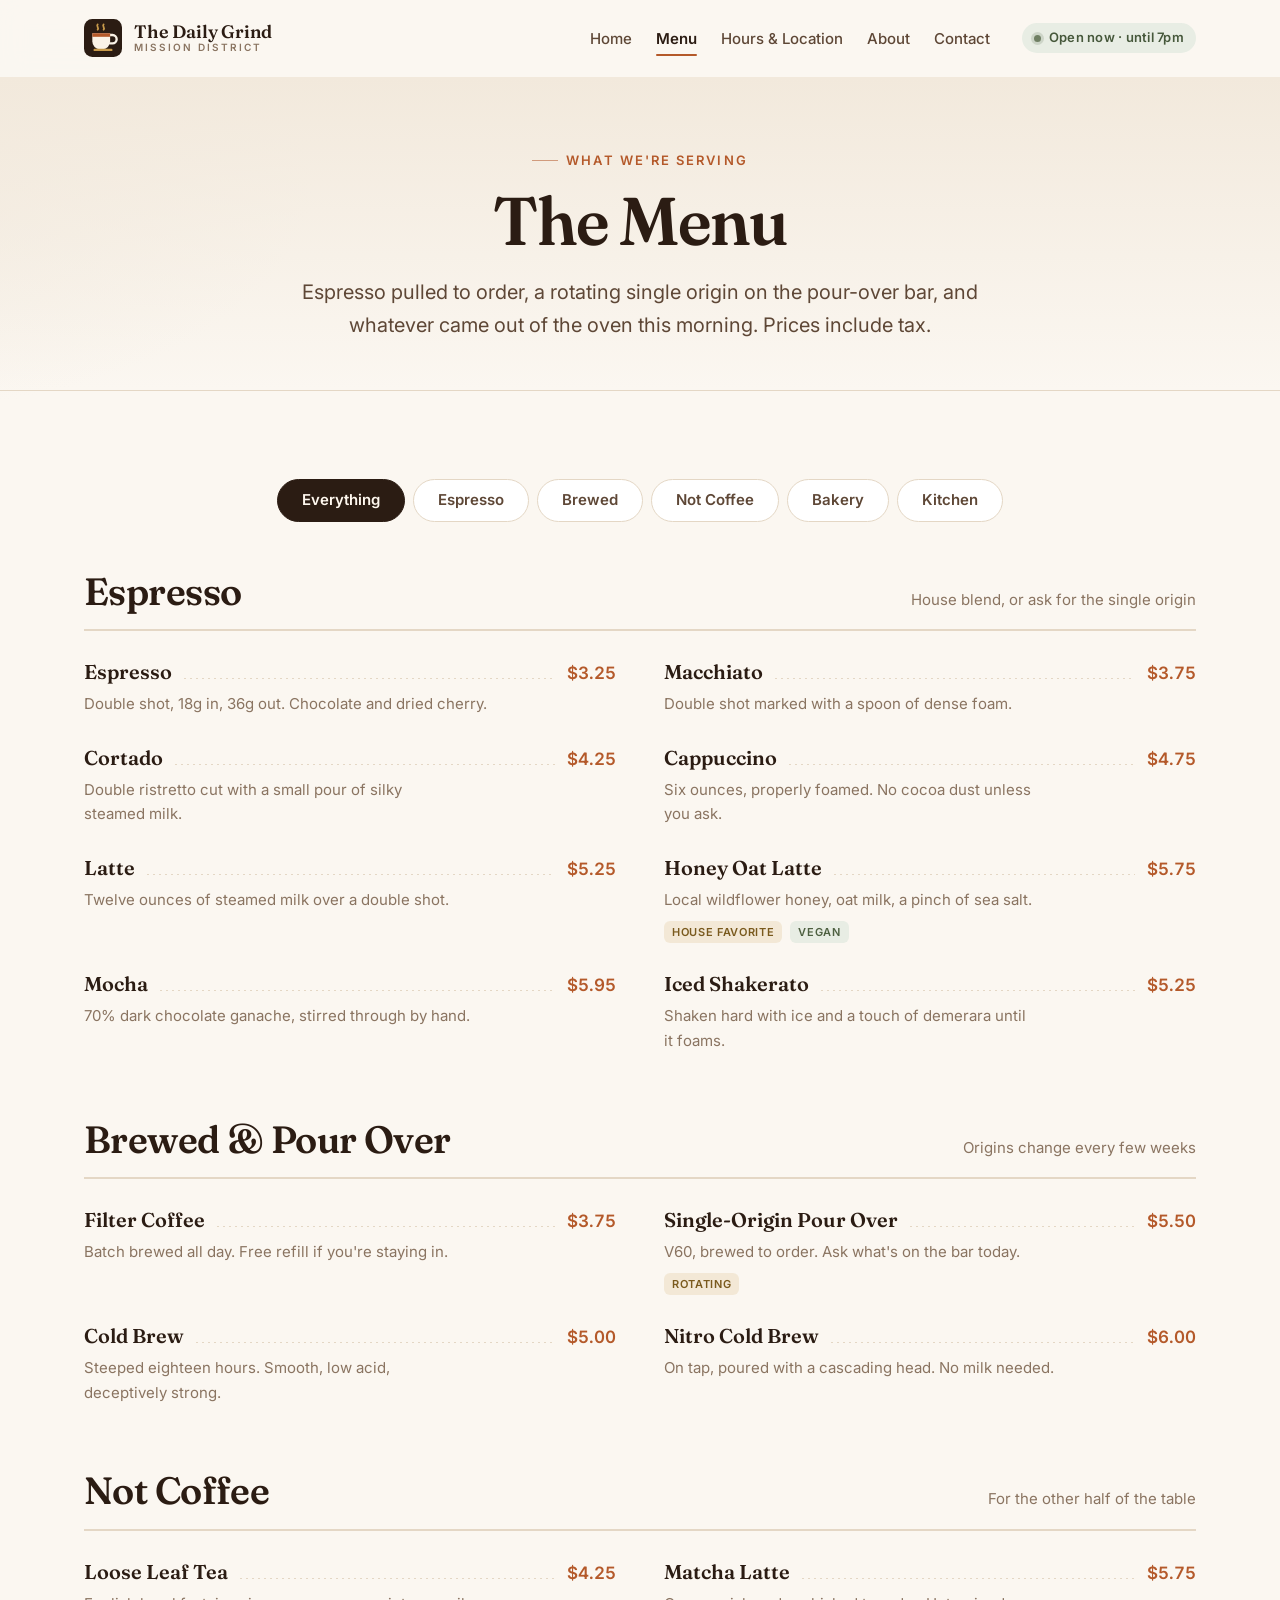
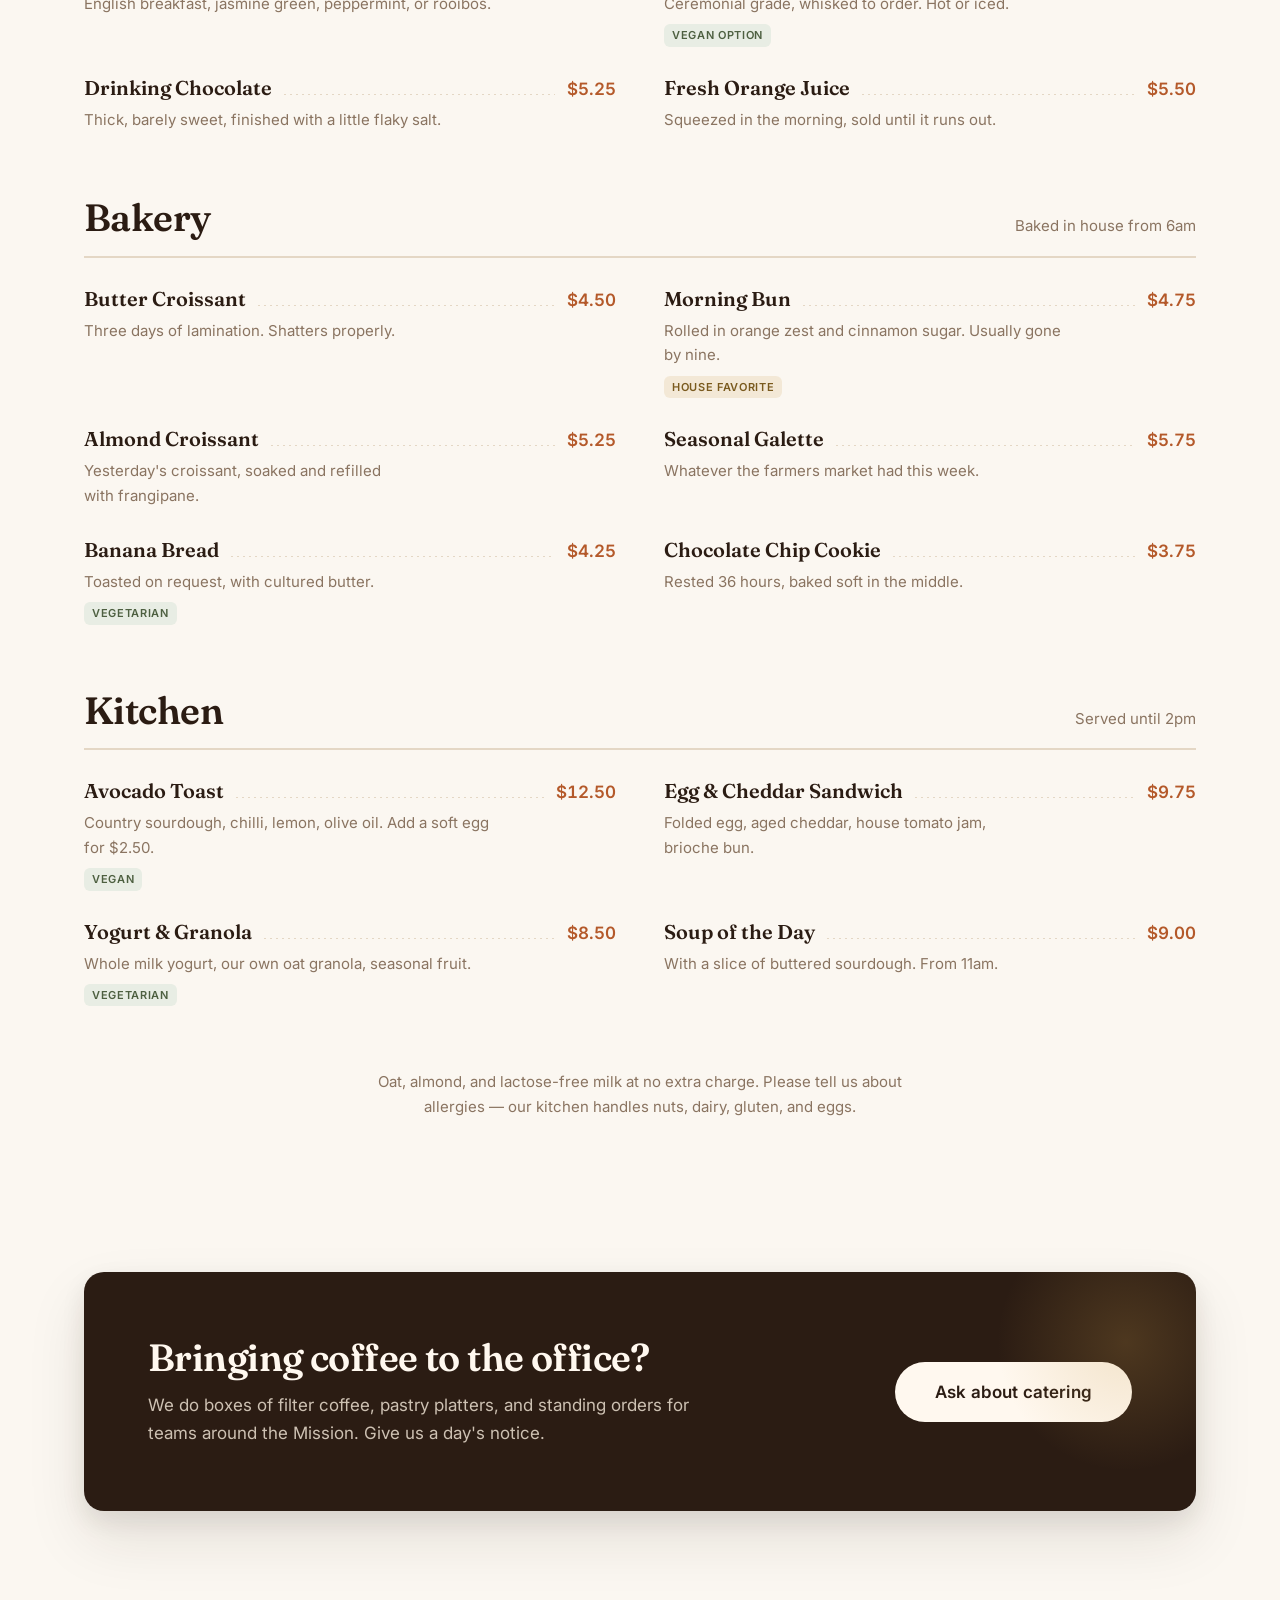
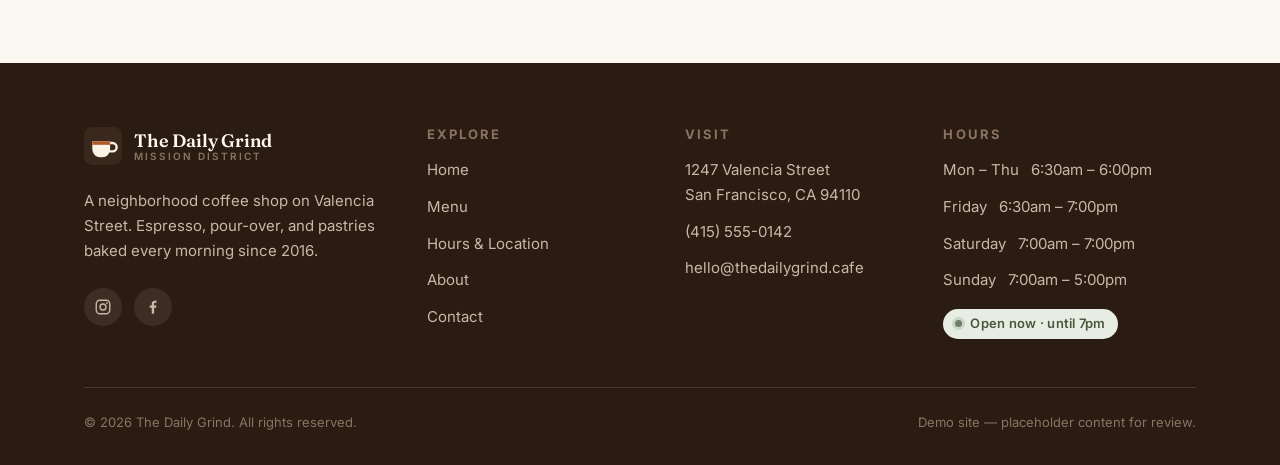
<file: menu.html>
<!DOCTYPE html>
<html lang="en" class="no-js">
<head>
<meta charset="utf-8">
<meta name="viewport" content="width=device-width, initial-scale=1">

<!-- ===== SEO ===== -->
<title>Menu &amp; Prices | The Daily Grind, San Francisco</title>
<meta name="description" content="Espresso drinks, single-origin pour-over, tea, and pastries baked in house every morning at The Daily Grind on Valencia Street, San Francisco.">
<link rel="canonical" href="https://thedailygrind.cafe/menu.html">
<meta name="robots" content="index, follow">

<meta property="og:type" content="website">
<meta property="og:site_name" content="The Daily Grind">
<meta property="og:title" content="Menu &amp; Prices | The Daily Grind Coffee Shop, San Francisco">
<meta property="og:description" content="Espresso drinks, single-origin pour-over, tea, and pastries baked in house every morning.">
<meta property="og:url" content="https://thedailygrind.cafe/menu.html">
<meta property="og:image" content="https://thedailygrind.cafe/assets/img/hero-latte.svg">
<meta name="twitter:card" content="summary_large_image">

<link rel="icon" href="assets/img/favicon.svg" type="image/svg+xml">
<link rel="preconnect" href="https://fonts.googleapis.com">
<link rel="preconnect" href="https://fonts.gstatic.com" crossorigin>
<link rel="stylesheet" href="https://fonts.googleapis.com/css2?family=Fraunces:ital,opsz,wght@0,9..144,400..700;1,9..144,400..700&family=Inter:wght@400;500;600;700&display=swap">
<link rel="stylesheet" href="css/styles.css">
<script src="js/site-data.js" defer></script>
<script src="js/main.js" defer></script>

<script type="application/ld+json">
{
  "@context": "https://schema.org",
  "@type": "Menu",
  "name": "The Daily Grind Menu",
  "url": "https://thedailygrind.cafe/menu.html",
  "inLanguage": "en-US",
  "hasMenuSection": [
    { "@type": "MenuSection", "name": "Espresso" },
    { "@type": "MenuSection", "name": "Brewed & Pour Over" },
    { "@type": "MenuSection", "name": "Not Coffee" },
    { "@type": "MenuSection", "name": "Bakery" },
    { "@type": "MenuSection", "name": "Kitchen" }
  ]
}
</script>
</head>

<body>
<a class="skip-link" href="#main">Skip to content</a>

<header class="site-header">
  <div class="container site-header__inner">
    <a class="brand" href="index.html" aria-label="The Daily Grind — home">
      <svg class="brand__mark" viewBox="0 0 64 64" aria-hidden="true" focusable="false">
        <rect width="64" height="64" rx="14" fill="#2B1C13"/>
        <path d="M14 24h30v14a13 13 0 0 1-13 13h-4a13 13 0 0 1-13-13V24Z" fill="#FBF3E7"/>
        <path d="M44 27h4a7 7 0 0 1 0 14h-4" fill="none" stroke="#FBF3E7" stroke-width="4" stroke-linecap="round"/>
        <path d="M14 24h30v6H14z" fill="#B4592A"/>
        <g stroke="#C89A4A" stroke-width="3" stroke-linecap="round" fill="none">
          <path d="M23 18c3-3-3-6 0-9"/><path d="M33 18c3-3-3-6 0-9"/>
        </g>
        <path d="M18 52h28" stroke="#C89A4A" stroke-width="4" stroke-linecap="round"/>
      </svg>
      <span class="brand__text">
        <span class="brand__name">The Daily Grind</span>
        <span class="brand__tag">Mission District</span>
      </span>
    </a>

    <button class="nav-toggle" type="button" aria-expanded="false" aria-controls="site-nav">
      <span class="nav-toggle__bars" aria-hidden="true"></span>
      <span class="sr-only">Menu</span>
    </button>

    <nav class="nav" id="site-nav" aria-label="Primary">
      <ul class="nav__list">
        <li><a class="nav__link" href="index.html">Home</a></li>
        <li><a class="nav__link" href="menu.html" aria-current="page">Menu</a></li>
        <li><a class="nav__link" href="hours-location.html">Hours &amp; Location</a></li>
        <li><a class="nav__link" href="about.html">About</a></li>
        <li><a class="nav__link" href="contact.html">Contact</a></li>
      </ul>
      <span class="badge" data-open-status>Checking hours…</span>
    </nav>
  </div>
</header>

<main id="main">

  <section class="page-head">
    <div class="container">
      <span class="eyebrow">What we're serving</span>
      <h1>The Menu</h1>
      <p>Espresso pulled to order, a rotating single origin on the pour-over bar, and whatever
         came out of the oven this morning. Prices include tax.</p>
    </div>
  </section>

  <section class="section">
    <div class="container">

      <div class="menu-filters" role="group" aria-label="Filter menu by category">
        <button class="chip" type="button" data-filter="all" aria-pressed="true">Everything</button>
        <button class="chip" type="button" data-filter="espresso" aria-pressed="false">Espresso</button>
        <button class="chip" type="button" data-filter="brewed" aria-pressed="false">Brewed</button>
        <button class="chip" type="button" data-filter="other" aria-pressed="false">Not Coffee</button>
        <button class="chip" type="button" data-filter="bakery" aria-pressed="false">Bakery</button>
        <button class="chip" type="button" data-filter="kitchen" aria-pressed="false">Kitchen</button>
      </div>

      <!--
        The static markup below is the source of truth for search engines and
        first-time visitors. If the client has saved changes in /admin,
        js/main.js replaces the contents of this wrapper on load.
      -->
      <div data-menu-root>

      <!-- ============ ESPRESSO ============ -->
      <section class="menu-group" data-category="espresso" data-reveal>
        <div class="menu-group__head">
          <h2>Espresso</h2>
          <span class="menu-group__note">House blend, or ask for the single origin</span>
        </div>
        <ul class="menu-list">
          <li class="menu-item">
            <div class="menu-item__row"><span class="menu-item__name">Espresso</span><span class="menu-item__dots" aria-hidden="true"></span><span class="menu-item__price">$3.25</span></div>
            <p class="menu-item__desc">Double shot, 18g in, 36g out. Chocolate and dried cherry.</p>
          </li>
          <li class="menu-item">
            <div class="menu-item__row"><span class="menu-item__name">Macchiato</span><span class="menu-item__dots" aria-hidden="true"></span><span class="menu-item__price">$3.75</span></div>
            <p class="menu-item__desc">Double shot marked with a spoon of dense foam.</p>
          </li>
          <li class="menu-item">
            <div class="menu-item__row"><span class="menu-item__name">Cortado</span><span class="menu-item__dots" aria-hidden="true"></span><span class="menu-item__price">$4.25</span></div>
            <p class="menu-item__desc">Double ristretto cut with a small pour of silky steamed milk.</p>
          </li>
          <li class="menu-item">
            <div class="menu-item__row"><span class="menu-item__name">Cappuccino</span><span class="menu-item__dots" aria-hidden="true"></span><span class="menu-item__price">$4.75</span></div>
            <p class="menu-item__desc">Six ounces, properly foamed. No cocoa dust unless you ask.</p>
          </li>
          <li class="menu-item">
            <div class="menu-item__row"><span class="menu-item__name">Latte</span><span class="menu-item__dots" aria-hidden="true"></span><span class="menu-item__price">$5.25</span></div>
            <p class="menu-item__desc">Twelve ounces of steamed milk over a double shot.</p>
          </li>
          <li class="menu-item">
            <div class="menu-item__row"><span class="menu-item__name">Honey Oat Latte</span><span class="menu-item__dots" aria-hidden="true"></span><span class="menu-item__price">$5.75</span></div>
            <p class="menu-item__desc">Local wildflower honey, oat milk, a pinch of sea salt.</p>
            <div class="menu-item__tags"><span class="tag tag--gold">House favorite</span><span class="tag">Vegan</span></div>
          </li>
          <li class="menu-item">
            <div class="menu-item__row"><span class="menu-item__name">Mocha</span><span class="menu-item__dots" aria-hidden="true"></span><span class="menu-item__price">$5.95</span></div>
            <p class="menu-item__desc">70% dark chocolate ganache, stirred through by hand.</p>
          </li>
          <li class="menu-item">
            <div class="menu-item__row"><span class="menu-item__name">Iced Shakerato</span><span class="menu-item__dots" aria-hidden="true"></span><span class="menu-item__price">$5.25</span></div>
            <p class="menu-item__desc">Shaken hard with ice and a touch of demerara until it foams.</p>
          </li>
        </ul>
      </section>

      <!-- ============ BREWED ============ -->
      <section class="menu-group" data-category="brewed" data-reveal>
        <div class="menu-group__head">
          <h2>Brewed &amp; Pour Over</h2>
          <span class="menu-group__note">Origins change every few weeks</span>
        </div>
        <ul class="menu-list">
          <li class="menu-item">
            <div class="menu-item__row"><span class="menu-item__name">Filter Coffee</span><span class="menu-item__dots" aria-hidden="true"></span><span class="menu-item__price">$3.75</span></div>
            <p class="menu-item__desc">Batch brewed all day. Free refill if you're staying in.</p>
          </li>
          <li class="menu-item">
            <div class="menu-item__row"><span class="menu-item__name">Single-Origin Pour Over</span><span class="menu-item__dots" aria-hidden="true"></span><span class="menu-item__price">$5.50</span></div>
            <p class="menu-item__desc">V60, brewed to order. Ask what's on the bar today.</p>
            <div class="menu-item__tags"><span class="tag tag--gold">Rotating</span></div>
          </li>
          <li class="menu-item">
            <div class="menu-item__row"><span class="menu-item__name">Cold Brew</span><span class="menu-item__dots" aria-hidden="true"></span><span class="menu-item__price">$5.00</span></div>
            <p class="menu-item__desc">Steeped eighteen hours. Smooth, low acid, deceptively strong.</p>
          </li>
          <li class="menu-item">
            <div class="menu-item__row"><span class="menu-item__name">Nitro Cold Brew</span><span class="menu-item__dots" aria-hidden="true"></span><span class="menu-item__price">$6.00</span></div>
            <p class="menu-item__desc">On tap, poured with a cascading head. No milk needed.</p>
          </li>
        </ul>
      </section>

      <!-- ============ NOT COFFEE ============ -->
      <section class="menu-group" data-category="other" data-reveal>
        <div class="menu-group__head">
          <h2>Not Coffee</h2>
          <span class="menu-group__note">For the other half of the table</span>
        </div>
        <ul class="menu-list">
          <li class="menu-item">
            <div class="menu-item__row"><span class="menu-item__name">Loose Leaf Tea</span><span class="menu-item__dots" aria-hidden="true"></span><span class="menu-item__price">$4.25</span></div>
            <p class="menu-item__desc">English breakfast, jasmine green, peppermint, or rooibos.</p>
          </li>
          <li class="menu-item">
            <div class="menu-item__row"><span class="menu-item__name">Matcha Latte</span><span class="menu-item__dots" aria-hidden="true"></span><span class="menu-item__price">$5.75</span></div>
            <p class="menu-item__desc">Ceremonial grade, whisked to order. Hot or iced.</p>
            <div class="menu-item__tags"><span class="tag">Vegan option</span></div>
          </li>
          <li class="menu-item">
            <div class="menu-item__row"><span class="menu-item__name">Drinking Chocolate</span><span class="menu-item__dots" aria-hidden="true"></span><span class="menu-item__price">$5.25</span></div>
            <p class="menu-item__desc">Thick, barely sweet, finished with a little flaky salt.</p>
          </li>
          <li class="menu-item">
            <div class="menu-item__row"><span class="menu-item__name">Fresh Orange Juice</span><span class="menu-item__dots" aria-hidden="true"></span><span class="menu-item__price">$5.50</span></div>
            <p class="menu-item__desc">Squeezed in the morning, sold until it runs out.</p>
          </li>
        </ul>
      </section>

      <!-- ============ BAKERY ============ -->
      <section class="menu-group" data-category="bakery" data-reveal>
        <div class="menu-group__head">
          <h2>Bakery</h2>
          <span class="menu-group__note">Baked in house from 6am</span>
        </div>
        <ul class="menu-list">
          <li class="menu-item">
            <div class="menu-item__row"><span class="menu-item__name">Butter Croissant</span><span class="menu-item__dots" aria-hidden="true"></span><span class="menu-item__price">$4.50</span></div>
            <p class="menu-item__desc">Three days of lamination. Shatters properly.</p>
          </li>
          <li class="menu-item">
            <div class="menu-item__row"><span class="menu-item__name">Morning Bun</span><span class="menu-item__dots" aria-hidden="true"></span><span class="menu-item__price">$4.75</span></div>
            <p class="menu-item__desc">Rolled in orange zest and cinnamon sugar. Usually gone by nine.</p>
            <div class="menu-item__tags"><span class="tag tag--gold">House favorite</span></div>
          </li>
          <li class="menu-item">
            <div class="menu-item__row"><span class="menu-item__name">Almond Croissant</span><span class="menu-item__dots" aria-hidden="true"></span><span class="menu-item__price">$5.25</span></div>
            <p class="menu-item__desc">Yesterday's croissant, soaked and refilled with frangipane.</p>
          </li>
          <li class="menu-item">
            <div class="menu-item__row"><span class="menu-item__name">Seasonal Galette</span><span class="menu-item__dots" aria-hidden="true"></span><span class="menu-item__price">$5.75</span></div>
            <p class="menu-item__desc">Whatever the farmers market had this week.</p>
          </li>
          <li class="menu-item">
            <div class="menu-item__row"><span class="menu-item__name">Banana Bread</span><span class="menu-item__dots" aria-hidden="true"></span><span class="menu-item__price">$4.25</span></div>
            <p class="menu-item__desc">Toasted on request, with cultured butter.</p>
            <div class="menu-item__tags"><span class="tag">Vegetarian</span></div>
          </li>
          <li class="menu-item">
            <div class="menu-item__row"><span class="menu-item__name">Chocolate Chip Cookie</span><span class="menu-item__dots" aria-hidden="true"></span><span class="menu-item__price">$3.75</span></div>
            <p class="menu-item__desc">Rested 36 hours, baked soft in the middle.</p>
          </li>
        </ul>
      </section>

      <!-- ============ KITCHEN ============ -->
      <section class="menu-group" data-category="kitchen" data-reveal>
        <div class="menu-group__head">
          <h2>Kitchen</h2>
          <span class="menu-group__note">Served until 2pm</span>
        </div>
        <ul class="menu-list">
          <li class="menu-item">
            <div class="menu-item__row"><span class="menu-item__name">Avocado Toast</span><span class="menu-item__dots" aria-hidden="true"></span><span class="menu-item__price">$12.50</span></div>
            <p class="menu-item__desc">Country sourdough, chilli, lemon, olive oil. Add a soft egg for $2.50.</p>
            <div class="menu-item__tags"><span class="tag">Vegan</span></div>
          </li>
          <li class="menu-item">
            <div class="menu-item__row"><span class="menu-item__name">Egg &amp; Cheddar Sandwich</span><span class="menu-item__dots" aria-hidden="true"></span><span class="menu-item__price">$9.75</span></div>
            <p class="menu-item__desc">Folded egg, aged cheddar, house tomato jam, brioche bun.</p>
          </li>
          <li class="menu-item">
            <div class="menu-item__row"><span class="menu-item__name">Yogurt &amp; Granola</span><span class="menu-item__dots" aria-hidden="true"></span><span class="menu-item__price">$8.50</span></div>
            <p class="menu-item__desc">Whole milk yogurt, our own oat granola, seasonal fruit.</p>
            <div class="menu-item__tags"><span class="tag">Vegetarian</span></div>
          </li>
          <li class="menu-item">
            <div class="menu-item__row"><span class="menu-item__name">Soup of the Day</span><span class="menu-item__dots" aria-hidden="true"></span><span class="menu-item__price">$9.00</span></div>
            <p class="menu-item__desc">With a slice of buttered sourdough. From 11am.</p>
          </li>
        </ul>
      </section>

      </div><!-- /[data-menu-root] -->

      <p style="text-align:center;font-size:.9375rem;color:var(--c-ink-mute);max-width:60ch;margin:0 auto">
        Oat, almond, and lactose-free milk at no extra charge. Please tell us about allergies —
        our kitchen handles nuts, dairy, gluten, and eggs.
      </p>

    </div>
  </section>

  <section class="section section--tight">
    <div class="container">
      <div class="cta-band" data-reveal>
        <div>
          <h2>Bringing coffee to the office?</h2>
          <p>We do boxes of filter coffee, pastry platters, and standing orders for teams
             around the Mission. Give us a day's notice.</p>
        </div>
        <div class="btn-row">
          <a class="btn btn--light btn--lg" href="contact.html">Ask about catering</a>
        </div>
      </div>
    </div>
  </section>

</main>

<footer class="site-footer">
  <div class="container">
    <div class="footer-grid">
      <div class="footer-about">
        <a class="brand" href="index.html">
          <svg class="brand__mark" viewBox="0 0 64 64" aria-hidden="true" focusable="false">
            <rect width="64" height="64" rx="14" fill="#3A281C"/>
            <path d="M14 24h30v14a13 13 0 0 1-13 13h-4a13 13 0 0 1-13-13V24Z" fill="#FBF3E7"/>
            <path d="M44 27h4a7 7 0 0 1 0 14h-4" fill="none" stroke="#FBF3E7" stroke-width="4" stroke-linecap="round"/>
            <path d="M14 24h30v6H14z" fill="#B4592A"/>
          </svg>
          <span class="brand__text">
            <span class="brand__name">The Daily Grind</span>
            <span class="brand__tag">Mission District</span>
          </span>
        </a>
        <p>A neighborhood coffee shop on Valencia Street. Espresso, pour-over, and pastries baked every morning since 2016.</p>
        <div class="footer-social">
          <a href="https://instagram.com/" aria-label="The Daily Grind on Instagram">
            <svg viewBox="0 0 24 24" fill="none" stroke="currentColor" stroke-width="1.8" aria-hidden="true">
              <rect x="3" y="3" width="18" height="18" rx="5"/><circle cx="12" cy="12" r="4"/><circle cx="17.2" cy="6.8" r="1.2" fill="currentColor" stroke="none"/>
            </svg>
          </a>
          <a href="https://facebook.com/" aria-label="The Daily Grind on Facebook">
            <svg viewBox="0 0 24 24" fill="currentColor" aria-hidden="true">
              <path d="M13.5 21v-8h2.7l.4-3.1h-3.1V7.9c0-.9.25-1.5 1.55-1.5h1.65V3.6A22 22 0 0 0 14.3 3.5c-2.4 0-4 1.45-4 4.1v2.3H7.6V13h2.7v8Z"/>
            </svg>
          </a>
        </div>
      </div>

      <nav aria-label="Footer">
        <h3>Explore</h3>
        <ul class="footer-list">
          <li><a href="index.html">Home</a></li>
          <li><a href="menu.html">Menu</a></li>
          <li><a href="hours-location.html">Hours &amp; Location</a></li>
          <li><a href="about.html">About</a></li>
          <li><a href="contact.html">Contact</a></li>
        </ul>
      </nav>

      <div>
        <h3>Visit</h3>
        <ul class="footer-list">
          <li>1247 Valencia Street<br>San Francisco, CA 94110</li>
          <li><a href="tel:+14155550142">(415) 555-0142</a></li>
          <li><a href="mailto:hello@thedailygrind.cafe">hello@thedailygrind.cafe</a></li>
        </ul>
      </div>

      <div>
        <h3>Hours</h3>
        <ul class="footer-list">
          <li>Mon – Thu &nbsp; 6:30am – 6:00pm</li>
          <li>Friday &nbsp; 6:30am – 7:00pm</li>
          <li>Saturday &nbsp; 7:00am – 7:00pm</li>
          <li>Sunday &nbsp; 7:00am – 5:00pm</li>
        </ul>
        <span class="badge" data-open-status style="margin-top:1rem">Checking hours…</span>
      </div>
    </div>

    <div class="footer-bottom">
      <span>&copy; <span data-year>2026</span> The Daily Grind. All rights reserved.</span>
      <span>Demo site — placeholder content for review.</span>
    </div>
  </div>
</footer>
</body>
</html>
</file>
<file: css/styles.css>
/* ==========================================================================
   The Daily Grind — Design System
   Single stylesheet for all pages. Edit tokens in :root to rebrand.
   ========================================================================== */

/* --------------------------------------------------------------------------
   1. Reset
   -------------------------------------------------------------------------- */
*, *::before, *::after { box-sizing: border-box; }
* { margin: 0; }
html { -webkit-text-size-adjust: 100%; scroll-behavior: smooth; }
body { min-height: 100vh; text-rendering: optimizeLegibility; -webkit-font-smoothing: antialiased; }
img, svg, video { display: block; max-width: 100%; height: auto; }
input, button, textarea, select { font: inherit; color: inherit; }
button { cursor: pointer; background: none; border: none; }
ul[class], ol[class] { list-style: none; padding: 0; }
a { color: inherit; }

@media (prefers-reduced-motion: reduce) {
  html { scroll-behavior: auto; }
  *, *::before, *::after {
    animation-duration: .01ms !important;
    animation-iteration-count: 1 !important;
    transition-duration: .01ms !important;
  }
}

/* --------------------------------------------------------------------------
   2. Design tokens
   -------------------------------------------------------------------------- */
:root {
  /* Brand palette — warm, roasted, inviting */
  --c-bg:          #FBF7F1;   /* page cream            */
  --c-surface:     #FFFFFF;   /* cards                 */
  --c-oat:         #F2E9DC;   /* tinted band           */
  --c-oat-deep:    #E9DCC9;
  --c-ink:         #2B1C13;   /* espresso, headings    */
  --c-ink-soft:    #5E4736;   /* body copy             */
  --c-ink-mute:    #8A7461;   /* meta, captions        */
  --c-line:        #E4D7C5;   /* hairlines             */
  --c-accent:      #B4592A;   /* terracotta, CTAs      */
  --c-accent-dark: #8F4420;
  --c-accent-soft: #F6E7DC;
  --c-gold:        #C89A4A;   /* highlights            */
  --c-sage:        #6F7F63;   /* "open now" positive   */
  --c-sage-soft:   #E8EDE4;

  /* Typography */
  --f-display: "Fraunces", "Iowan Old Style", Georgia, "Times New Roman", serif;
  --f-body: "Inter", -apple-system, BlinkMacSystemFont, "Segoe UI", Roboto, Helvetica, Arial, sans-serif;

  --t-xs:   0.8125rem;
  --t-sm:   0.9375rem;
  --t-base: clamp(1rem, 0.97rem + 0.15vw, 1.0625rem);
  --t-lg:   clamp(1.125rem, 1.06rem + 0.3vw, 1.25rem);
  --t-xl:   clamp(1.375rem, 1.25rem + 0.6vw, 1.625rem);
  --t-2xl:  clamp(1.75rem, 1.5rem + 1.1vw, 2.375rem);
  --t-3xl:  clamp(2.125rem, 1.7rem + 1.9vw, 3.25rem);
  --t-4xl:  clamp(2.5rem, 1.9rem + 2.9vw, 4.25rem);

  /* Space scale */
  --s-1: 0.25rem;  --s-2: 0.5rem;   --s-3: 0.75rem;  --s-4: 1rem;
  --s-5: 1.5rem;   --s-6: 2rem;     --s-7: 2.5rem;   --s-8: 3rem;
  --s-9: 4rem;     --s-10: 5.5rem;  --s-11: 7rem;

  /* Shape & depth */
  --r-sm: 6px;  --r-md: 12px;  --r-lg: 20px;  --r-pill: 999px;
  --shadow-sm: 0 1px 2px rgba(43,28,19,.06), 0 2px 6px rgba(43,28,19,.05);
  --shadow-md: 0 4px 10px rgba(43,28,19,.07), 0 12px 28px rgba(43,28,19,.07);
  --shadow-lg: 0 10px 24px rgba(43,28,19,.09), 0 28px 60px rgba(43,28,19,.10);

  --container: 1160px;
  --header-h: 76px;
  --ease: cubic-bezier(.22,.61,.36,1);
}

/* --------------------------------------------------------------------------
   3. Base typography
   -------------------------------------------------------------------------- */
body {
  background-color: var(--c-bg);
  background-image:
    radial-gradient(60rem 30rem at 85% -10%, #F7EDE0 0%, transparent 60%),
    radial-gradient(50rem 26rem at -10% 5%, #F5EFE6 0%, transparent 55%);
  background-repeat: no-repeat;
  color: var(--c-ink-soft);
  font-family: var(--f-body);
  font-size: var(--t-base);
  line-height: 1.65;
}

h1, h2, h3, h4 {
  font-family: var(--f-display);
  color: var(--c-ink);
  line-height: 1.14;
  letter-spacing: -0.015em;
  font-weight: 600;
  font-variation-settings: "SOFT" 30, "WONK" 1;
  text-wrap: balance;
}
h1 { font-size: var(--t-4xl); }
h2 { font-size: var(--t-3xl); }
h3 { font-size: var(--t-xl); }
h4 { font-size: var(--t-lg); }
p  { text-wrap: pretty; }
p + p { margin-top: var(--s-4); }

strong { color: var(--c-ink); font-weight: 600; }

a { text-decoration-thickness: 1px; text-underline-offset: 3px; }

/* Shared bits ------------------------------------------------------------ */
.eyebrow {
  display: inline-flex; align-items: center; gap: var(--s-2);
  font-size: var(--t-xs); font-weight: 600;
  letter-spacing: .16em; text-transform: uppercase;
  color: var(--c-accent);
}
.eyebrow::before {
  content: ""; width: 26px; height: 1.5px;
  background: currentColor; opacity: .55;
}
.lede { font-size: var(--t-lg); color: var(--c-ink-soft); max-width: 60ch; }

.sr-only {
  position: absolute; width: 1px; height: 1px; padding: 0;
  margin: -1px; overflow: hidden; clip: rect(0 0 0 0); white-space: nowrap; border: 0;
}

.skip-link {
  position: absolute; top: -100px; left: var(--s-4); z-index: 200;
  background: var(--c-ink); color: #fff; padding: var(--s-3) var(--s-5);
  border-radius: 0 0 var(--r-md) var(--r-md); font-weight: 600;
  transition: top .2s var(--ease);
}
.skip-link:focus { top: 0; }

:focus-visible {
  outline: 3px solid var(--c-accent);
  outline-offset: 3px;
  border-radius: var(--r-sm);
}

/* --------------------------------------------------------------------------
   4. Layout
   -------------------------------------------------------------------------- */
.container {
  width: 100%; max-width: var(--container);
  margin-inline: auto; padding-inline: var(--s-5);
}
.section { padding-block: var(--s-10); }
.section--tight { padding-block: var(--s-9); }
.section--oat { background: var(--c-oat); }
.section--ink { background: var(--c-ink); color: #E8DCCD; }
.section--ink h2, .section--ink h3 { color: #FFF8EF; }

.section-head { max-width: 62ch; margin-bottom: var(--s-8); }
.section-head > h2 { margin-top: var(--s-3); }
.section-head > p { margin-top: var(--s-4); font-size: var(--t-lg); }
.section-head--center { margin-inline: auto; text-align: center; }
.section-head--center .eyebrow::before { display: none; }

.grid { display: grid; gap: var(--s-6); }
@media (min-width: 720px)  { .grid--2 { grid-template-columns: repeat(2, 1fr); } }
@media (min-width: 940px)  { .grid--3 { grid-template-columns: repeat(3, 1fr); } }

/* Page banner (inner pages) --------------------------------------------- */
.page-head {
  padding-block: var(--s-9) var(--s-8);
  background: linear-gradient(180deg, var(--c-oat) 0%, rgba(242,233,220,0) 100%);
  border-bottom: 1px solid var(--c-line);
  text-align: center;
}
.page-head h1 { margin-top: var(--s-3); }
.page-head p { margin: var(--s-4) auto 0; max-width: 58ch; font-size: var(--t-lg); }

/* --------------------------------------------------------------------------
   5. Header & navigation
   -------------------------------------------------------------------------- */
.site-header {
  position: sticky; top: 0; z-index: 100;
  background: rgba(251,247,241,.86);
  backdrop-filter: blur(12px);
  -webkit-backdrop-filter: blur(12px);
  border-bottom: 1px solid transparent;
  transition: border-color .25s var(--ease), box-shadow .25s var(--ease);
}
.site-header.is-stuck {
  border-bottom-color: var(--c-line);
  box-shadow: var(--shadow-sm);
}
.site-header__inner {
  min-height: var(--header-h);
  display: flex; align-items: center; justify-content: space-between;
  gap: var(--s-5);
}

.brand { display: inline-flex; align-items: center; gap: var(--s-3); text-decoration: none; }
.brand__mark { width: 38px; height: 38px; flex: none; }
.brand__text { display: flex; flex-direction: column; line-height: 1.05; }
.brand__name {
  font-family: var(--f-display); font-weight: 600;
  font-size: 1.125rem; color: var(--c-ink); letter-spacing: -.01em;
}
.brand__tag {
  font-size: .625rem; letter-spacing: .2em; text-transform: uppercase;
  color: var(--c-ink-mute); font-weight: 600;
}

.nav { display: flex; align-items: center; gap: var(--s-6); }
.nav__list { display: flex; align-items: center; gap: var(--s-5); list-style: none; margin: 0; padding: 0; }
.nav__link {
  position: relative; text-decoration: none; font-size: var(--t-sm);
  font-weight: 500; color: var(--c-ink-soft); padding-block: var(--s-2);
  transition: color .18s var(--ease);
}
.nav__link::after {
  content: ""; position: absolute; left: 0; right: 0; bottom: 0;
  height: 2px; border-radius: 2px; background: var(--c-accent);
  transform: scaleX(0); transform-origin: left; transition: transform .22s var(--ease);
}
.nav__link:hover { color: var(--c-ink); }
.nav__link:hover::after { transform: scaleX(1); }
.nav__link[aria-current="page"] { color: var(--c-ink); font-weight: 600; }
.nav__link[aria-current="page"]::after { transform: scaleX(1); }

.nav-toggle {
  display: none; width: 44px; height: 44px; border-radius: var(--r-sm);
  align-items: center; justify-content: center;
}
.nav-toggle__bars, .nav-toggle__bars::before, .nav-toggle__bars::after {
  display: block; width: 22px; height: 2px; border-radius: 2px;
  background: var(--c-ink); transition: transform .25s var(--ease), opacity .2s var(--ease);
}
.nav-toggle__bars::before, .nav-toggle__bars::after { content: ""; position: absolute; }
.nav-toggle__bars::before { transform: translateY(-7px); }
.nav-toggle__bars::after  { transform: translateY(7px); }
.nav-toggle[aria-expanded="true"] .nav-toggle__bars { background: transparent; }
.nav-toggle[aria-expanded="true"] .nav-toggle__bars::before { transform: rotate(45deg); }
.nav-toggle[aria-expanded="true"] .nav-toggle__bars::after  { transform: rotate(-45deg); }

@media (max-width: 900px) {
  .nav-toggle { display: inline-flex; position: relative; }
  .nav {
    position: fixed; inset: var(--header-h) 0 auto 0;
    flex-direction: column; align-items: stretch; gap: 0;
    background: var(--c-bg);
    border-bottom: 1px solid var(--c-line);
    box-shadow: var(--shadow-md);
    padding: var(--s-4) var(--s-5) var(--s-6);
    transform: translateY(-8px); opacity: 0; pointer-events: none;
    transition: opacity .22s var(--ease), transform .22s var(--ease);
  }
  .nav.is-open { transform: translateY(0); opacity: 1; pointer-events: auto; }
  .nav__list { flex-direction: column; align-items: stretch; gap: 0; }
  .nav__link {
    display: block; padding: var(--s-4) var(--s-2);
    border-bottom: 1px solid var(--c-line); font-size: var(--t-lg);
  }
  .nav__link::after { display: none; }
  .nav > .btn { margin-top: var(--s-5); justify-content: center; }
}

/* --------------------------------------------------------------------------
   6. Buttons & badges
   -------------------------------------------------------------------------- */
.btn {
  display: inline-flex; align-items: center; justify-content: center; gap: var(--s-2);
  padding: var(--s-3) var(--s-6); border-radius: var(--r-pill);
  font-size: var(--t-sm); font-weight: 600; letter-spacing: .01em;
  text-decoration: none; white-space: nowrap;
  transition: transform .18s var(--ease), background-color .18s var(--ease),
              box-shadow .18s var(--ease), color .18s var(--ease);
}
.btn:active { transform: translateY(1px); }
.btn--primary {
  background: var(--c-accent); color: #FFF7F1; box-shadow: var(--shadow-sm);
}
.btn--primary:hover { background: var(--c-accent-dark); box-shadow: var(--shadow-md); }
.btn--ghost {
  background: transparent; color: var(--c-ink);
  box-shadow: inset 0 0 0 1.5px var(--c-line);
}
.btn--ghost:hover { box-shadow: inset 0 0 0 1.5px var(--c-ink); background: rgba(43,28,19,.03); }
.btn--light { background: #FFF8EF; color: var(--c-ink); }
.btn--light:hover { background: #fff; }
.btn--lg { padding: var(--s-4) var(--s-7); font-size: var(--t-base); }
.btn-row { display: flex; flex-wrap: wrap; gap: var(--s-3); }

.badge {
  display: inline-flex; align-items: center; gap: var(--s-2);
  padding: var(--s-1) var(--s-3); border-radius: var(--r-pill);
  font-size: var(--t-xs); font-weight: 600; letter-spacing: .02em;
  background: var(--c-oat); color: var(--c-ink-soft);
}
.badge__dot { width: 7px; height: 7px; border-radius: 50%; background: currentColor; flex: none; }
.badge--open  { background: var(--c-sage-soft); color: #46583B; }
.badge--open .badge__dot { background: var(--c-sage); box-shadow: 0 0 0 3px rgba(111,127,99,.22); }
.badge--closed { background: var(--c-accent-soft); color: var(--c-accent-dark); }
.badge--gold { background: rgba(200,154,74,.16); color: #7A5A1E; }

/* --------------------------------------------------------------------------
   7. Hero
   -------------------------------------------------------------------------- */
.hero { padding-block: var(--s-9) var(--s-10); overflow: hidden; }
.hero__inner {
  display: grid; gap: var(--s-8); align-items: center;
}
@media (min-width: 940px) {
  .hero__inner { grid-template-columns: 1.05fr .95fr; gap: var(--s-9); }
}
.hero__title { margin-top: var(--s-4); }
.hero__title em {
  font-style: italic; color: var(--c-accent);
  font-variation-settings: "SOFT" 60, "WONK" 1;
}
.hero__lede { margin-top: var(--s-5); }
.hero__actions { margin-top: var(--s-7); }
.hero__meta {
  margin-top: var(--s-7); padding-top: var(--s-5);
  border-top: 1px solid var(--c-line);
  display: flex; flex-wrap: wrap; gap: var(--s-3) var(--s-6);
  font-size: var(--t-sm); color: var(--c-ink-mute);
}
.hero__meta strong { display: block; color: var(--c-ink); font-weight: 600; }

.hero__art { position: relative; }
.hero__art img, .hero__art svg {
  width: 100%; border-radius: var(--r-lg);
  box-shadow: var(--shadow-lg);
}
.hero__stamp {
  position: absolute; bottom: -18px; left: -18px;
  background: var(--c-surface); border-radius: var(--r-md);
  padding: var(--s-4) var(--s-5); box-shadow: var(--shadow-md);
  display: flex; align-items: center; gap: var(--s-3);
  max-width: 15rem;
}
.hero__stamp span { font-size: var(--t-xs); line-height: 1.4; color: var(--c-ink-mute); }
.hero__stamp strong { display: block; font-size: var(--t-sm); color: var(--c-ink); }
@media (max-width: 620px) { .hero__stamp { position: static; margin-top: var(--s-5); max-width: none; } }

/* --------------------------------------------------------------------------
   8. Cards
   -------------------------------------------------------------------------- */
.card {
  background: var(--c-surface);
  border: 1px solid var(--c-line);
  border-radius: var(--r-lg);
  padding: var(--s-6);
  box-shadow: var(--shadow-sm);
  transition: transform .25s var(--ease), box-shadow .25s var(--ease);
}
.card--hover:hover { transform: translateY(-4px); box-shadow: var(--shadow-md); }
.card__icon {
  width: 46px; height: 46px; border-radius: var(--r-md);
  background: var(--c-accent-soft); color: var(--c-accent);
  display: grid; place-items: center; margin-bottom: var(--s-5);
}
.card__icon svg { width: 24px; height: 24px; }
.card h3 { margin-bottom: var(--s-3); }
.card p { font-size: var(--t-sm); }

.figure-card { border-radius: var(--r-lg); overflow: hidden; box-shadow: var(--shadow-md); background: var(--c-surface); }
.figure-card figcaption { padding: var(--s-4) var(--s-5); font-size: var(--t-sm); color: var(--c-ink-mute); }

/* Split feature ---------------------------------------------------------- */
.split { display: grid; gap: var(--s-8); align-items: center; }
@media (min-width: 900px) { .split { grid-template-columns: 1fr 1fr; gap: var(--s-9); } }
.split--flip > :first-child { order: 2; }
@media (max-width: 899px) { .split--flip > :first-child { order: 0; } }
.split__art img, .split__art svg { border-radius: var(--r-lg); box-shadow: var(--shadow-md); width: 100%; }

/* --------------------------------------------------------------------------
   9. Menu
   -------------------------------------------------------------------------- */
.menu-filters {
  display: flex; flex-wrap: wrap; gap: var(--s-2);
  justify-content: center; margin-bottom: var(--s-8);
}
.chip {
  padding: var(--s-2) var(--s-5); border-radius: var(--r-pill);
  font-size: var(--t-sm); font-weight: 600; color: var(--c-ink-soft);
  background: var(--c-surface); border: 1px solid var(--c-line);
  transition: all .18s var(--ease);
}
.chip:hover { border-color: var(--c-ink-mute); color: var(--c-ink); }
.chip[aria-pressed="true"] {
  background: var(--c-ink); border-color: var(--c-ink); color: #FFF8EF;
}

.menu-group { margin-bottom: var(--s-9); }
.menu-group[hidden] { display: none; }
.menu-group__head {
  display: flex; align-items: baseline; gap: var(--s-4);
  padding-bottom: var(--s-4); margin-bottom: var(--s-5);
  border-bottom: 2px solid var(--c-line);
}
.menu-group__head h2 { font-size: var(--t-2xl); }
.menu-group__note { font-size: var(--t-sm); color: var(--c-ink-mute); margin-left: auto; text-align: right; }

.menu-list { display: grid; gap: var(--s-5); list-style: none; padding: 0; margin: 0; }
@media (min-width: 760px) { .menu-list { grid-template-columns: 1fr 1fr; gap: var(--s-5) var(--s-8); } }

.menu-item__row {
  display: flex; align-items: baseline; gap: var(--s-3);
}
.menu-item__name { font-family: var(--f-display); font-size: var(--t-lg); color: var(--c-ink); font-weight: 600; }
.menu-item__dots {
  flex: 1; height: 1px; margin-bottom: 4px;
  background-image: linear-gradient(to right, var(--c-line) 40%, transparent 0%);
  background-size: 6px 1px; background-repeat: repeat-x;
}
.menu-item__price { font-weight: 600; color: var(--c-accent); font-variant-numeric: tabular-nums; }
.menu-item__desc { font-size: var(--t-sm); color: var(--c-ink-mute); margin-top: var(--s-1); max-width: 46ch; }
.menu-item__tags { display: flex; flex-wrap: wrap; gap: var(--s-2); margin-top: var(--s-2); }
.tag {
  font-size: .6875rem; font-weight: 600; letter-spacing: .06em; text-transform: uppercase;
  padding: 2px var(--s-2); border-radius: var(--r-sm);
  background: var(--c-sage-soft); color: #4E6041;
}
.tag--gold { background: rgba(200,154,74,.16); color: #7A5A1E; }

/* --------------------------------------------------------------------------
   10. Hours & location
   -------------------------------------------------------------------------- */
.hours-table { width: 100%; border-collapse: collapse; }
.hours-table th, .hours-table td {
  padding: var(--s-4) var(--s-2); text-align: left;
  border-bottom: 1px solid var(--c-line); font-size: var(--t-base);
}
.hours-table th { font-weight: 500; color: var(--c-ink-soft); }
.hours-table td { text-align: right; color: var(--c-ink); font-weight: 600; font-variant-numeric: tabular-nums; }
.hours-table tr:last-child th, .hours-table tr:last-child td { border-bottom: 0; }
.hours-table tr.is-today th, .hours-table tr.is-today td { color: var(--c-accent); }
.hours-table tr.is-today th::after {
  content: "Today"; margin-left: var(--s-3); font-size: var(--t-xs);
  font-weight: 700; letter-spacing: .08em; text-transform: uppercase;
  color: var(--c-accent); vertical-align: middle;
}

.map-frame {
  position: relative; border-radius: var(--r-lg); overflow: hidden;
  box-shadow: var(--shadow-md); border: 1px solid var(--c-line);
  background: var(--c-oat);
  aspect-ratio: 16 / 10;
}
.map-frame iframe { position: absolute; inset: 0; width: 100%; height: 100%; border: 0; }
@media (max-width: 700px) { .map-frame { aspect-ratio: 4 / 3; } }

.info-list { list-style: none; padding: 0; margin: 0; display: grid; gap: var(--s-5); }
.info-list li { display: flex; gap: var(--s-4); }
.info-list svg { width: 22px; height: 22px; flex: none; color: var(--c-accent); margin-top: 3px; }
.info-list strong { display: block; color: var(--c-ink); }
.info-list a { color: var(--c-ink-soft); }
.info-list a:hover { color: var(--c-accent); }

/* --------------------------------------------------------------------------
   11. Testimonials & stats
   -------------------------------------------------------------------------- */
.quote {
  background: var(--c-surface); border: 1px solid var(--c-line);
  border-radius: var(--r-lg); padding: var(--s-6);
  box-shadow: var(--shadow-sm);
  display: flex; flex-direction: column; gap: var(--s-4);
}
.quote__stars { color: var(--c-gold); letter-spacing: .12em; font-size: var(--t-sm); }
.quote blockquote { font-family: var(--f-display); font-size: var(--t-lg); color: var(--c-ink); line-height: 1.45; }
.quote figcaption { font-size: var(--t-sm); color: var(--c-ink-mute); margin-top: auto; }
.quote figcaption strong { color: var(--c-ink); }

.stat-row {
  display: grid; gap: var(--s-6); text-align: center;
  grid-template-columns: repeat(auto-fit, minmax(160px, 1fr));
}
.stat__num { font-family: var(--f-display); font-size: var(--t-3xl); color: var(--c-gold); line-height: 1; }
.stat__label { font-size: var(--t-sm); margin-top: var(--s-2); opacity: .82; }

/* --------------------------------------------------------------------------
   12. Forms
   -------------------------------------------------------------------------- */
.form { display: grid; gap: var(--s-5); }
.form__row { display: grid; gap: var(--s-5); }
@media (min-width: 640px) { .form__row--2 { grid-template-columns: 1fr 1fr; } }

.field { display: grid; gap: var(--s-2); }
.field label { font-size: var(--t-sm); font-weight: 600; color: var(--c-ink); }
.field .req { color: var(--c-accent); }
.field input, .field textarea, .field select {
  width: 100%; padding: var(--s-3) var(--s-4);
  background: var(--c-surface);
  border: 1.5px solid var(--c-line); border-radius: var(--r-md);
  font-size: var(--t-base); color: var(--c-ink);
  transition: border-color .18s var(--ease), box-shadow .18s var(--ease);
}
.field textarea { min-height: 150px; resize: vertical; }
.field input::placeholder, .field textarea::placeholder { color: #B9A794; }
.field input:hover, .field textarea:hover, .field select:hover { border-color: var(--c-ink-mute); }
.field input:focus, .field textarea:focus, .field select:focus {
  outline: none; border-color: var(--c-accent);
  box-shadow: 0 0 0 4px rgba(180,89,42,.14);
}
.field__error { font-size: var(--t-xs); color: var(--c-accent-dark); font-weight: 600; min-height: 1em; }
.field.has-error input, .field.has-error textarea, .field.has-error select { border-color: var(--c-accent); }
.field__hint { font-size: var(--t-xs); color: var(--c-ink-mute); }

.form__status {
  padding: var(--s-4) var(--s-5); border-radius: var(--r-md);
  font-size: var(--t-sm); font-weight: 500;
}
.form__status[hidden] { display: none; }
.form__status--ok { background: var(--c-sage-soft); color: #405236; border: 1px solid #CBD8C2; }
.form__status--err { background: var(--c-accent-soft); color: var(--c-accent-dark); border: 1px solid #E9C9B4; }

/* --------------------------------------------------------------------------
   13. Callout / CTA band
   -------------------------------------------------------------------------- */
.cta-band {
  background: var(--c-ink);
  color: #E8DCCD;
  border-radius: var(--r-lg);
  padding: var(--s-8);
  display: grid; gap: var(--s-6); align-items: center;
  box-shadow: var(--shadow-lg);
  position: relative; overflow: hidden;
}
@media (min-width: 860px) { .cta-band { grid-template-columns: 1fr auto; padding: var(--s-9); } }
.cta-band::after {
  content: ""; position: absolute; right: -60px; top: -60px;
  width: 260px; height: 260px; border-radius: 50%;
  background: radial-gradient(circle, rgba(200,154,74,.22) 0%, transparent 70%);
  pointer-events: none;
}
.cta-band h2 { color: #FFF8EF; font-size: var(--t-2xl); }
.cta-band p { margin-top: var(--s-3); max-width: 52ch; opacity: .86; }
.cta-band .btn-row { position: relative; }

/* --------------------------------------------------------------------------
   14. Footer
   -------------------------------------------------------------------------- */
.site-footer {
  background: var(--c-ink); color: #C9B8A6;
  padding-block: var(--s-9) var(--s-6); margin-top: var(--s-10);
}
.site-footer a { color: #C9B8A6; text-decoration: none; }
.site-footer a:hover { color: #FFF8EF; text-decoration: underline; }
.footer-grid { display: grid; gap: var(--s-7); }
@media (min-width: 760px) { .footer-grid { grid-template-columns: 1.4fr 1fr 1fr 1.2fr; gap: var(--s-8); } }
.site-footer h3 {
  font-family: var(--f-body); font-size: var(--t-xs); font-weight: 700;
  letter-spacing: .16em; text-transform: uppercase; color: #8A7461;
  margin-bottom: var(--s-4);
}
.site-footer .brand__name { color: #FFF8EF; }
.site-footer .brand__tag { color: #8A7461; }
.footer-about p { font-size: var(--t-sm); margin-top: var(--s-4); max-width: 34ch; }
.footer-list { display: grid; gap: var(--s-3); font-size: var(--t-sm); list-style: none; padding: 0; margin: 0; }
.footer-social { display: flex; gap: var(--s-3); margin-top: var(--s-5); }
.footer-social a {
  width: 38px; height: 38px; border-radius: 50%;
  display: grid; place-items: center;
  background: rgba(255,248,239,.08); transition: background .18s var(--ease);
}
.footer-social a:hover { background: rgba(255,248,239,.18); }
.footer-social svg { width: 18px; height: 18px; }
.footer-bottom {
  margin-top: var(--s-8); padding-top: var(--s-5);
  border-top: 1px solid rgba(255,248,239,.12);
  display: flex; flex-wrap: wrap; gap: var(--s-3) var(--s-5);
  justify-content: space-between; font-size: var(--t-xs); color: #8A7461;
}

/* --------------------------------------------------------------------------
   15. Scroll reveal
   -------------------------------------------------------------------------- */
[data-reveal] {
  opacity: 0; transform: translateY(18px);
  transition: opacity .6s var(--ease), transform .6s var(--ease);
}
[data-reveal].is-visible { opacity: 1; transform: none; }
@media (prefers-reduced-motion: reduce) {
  [data-reveal] { opacity: 1; transform: none; }
}
.no-js [data-reveal] { opacity: 1; transform: none; }

/* --------------------------------------------------------------------------
   16. Print
   -------------------------------------------------------------------------- */
@media print {
  .site-header, .site-footer, .cta-band, .menu-filters, .map-frame { display: none !important; }
  body { background: #fff; color: #000; }
  .section { padding-block: 1rem; }
  a[href^="http"]::after { content: " (" attr(href) ")"; font-size: .75em; }
}
</file>
<file: admin/css/admin.css>
/* ==========================================================================
   The Daily Grind — Admin Dashboard
   Shares the brand palette with the public site, but its own layout system.
   ========================================================================== */

*, *::before, *::after { box-sizing: border-box; }
* { margin: 0; }
img, svg { display: block; max-width: 100%; }
input, button, textarea, select { font: inherit; color: inherit; }
button { cursor: pointer; background: none; border: none; }
ul { list-style: none; padding: 0; }
a { color: inherit; }

@media (prefers-reduced-motion: reduce) {
  *, *::before, *::after {
    animation-duration: .01ms !important;
    transition-duration: .01ms !important;
  }
}

:root {
  --c-ink:        #2B1C13;
  --c-ink-2:      #3A281C;
  --c-ink-soft:   #5E4736;
  --c-ink-mute:   #8A7461;
  --c-bg:         #F7F4EF;
  --c-surface:    #FFFFFF;
  --c-line:       #E4DBCD;
  --c-line-soft:  #EFE8DD;
  --c-accent:     #B4592A;
  --c-accent-dk:  #8F4420;
  --c-accent-sf:  #F8EAE0;
  --c-gold:       #C89A4A;
  --c-sage:       #6F7F63;
  --c-sage-sf:    #E9EEE5;
  --c-danger:     #A32E22;
  --c-danger-sf:  #FBEAE7;

  --f-display: "Fraunces", Georgia, serif;
  --f-body: "Inter", -apple-system, BlinkMacSystemFont, "Segoe UI", Roboto, Helvetica, Arial, sans-serif;
  --f-mono: ui-monospace, SFMono-Regular, "SF Mono", Menlo, Consolas, monospace;

  --r-sm: 6px; --r-md: 10px; --r-lg: 16px; --r-pill: 999px;
  --shadow-sm: 0 1px 2px rgba(43,28,19,.07), 0 2px 5px rgba(43,28,19,.05);
  --shadow-md: 0 6px 16px rgba(43,28,19,.10), 0 2px 6px rgba(43,28,19,.06);
  --shadow-lg: 0 24px 60px rgba(43,28,19,.22);

  --sidebar-w: 252px;
  --topbar-h: 68px;
  --ease: cubic-bezier(.22,.61,.36,1);
}

body {
  font-family: var(--f-body);
  font-size: 15px;
  line-height: 1.6;
  color: var(--c-ink-soft);
  background: var(--c-bg);
  -webkit-font-smoothing: antialiased;
}

h1, h2, h3 { color: var(--c-ink); line-height: 1.2; font-weight: 600; }

:focus-visible { outline: 3px solid var(--c-accent); outline-offset: 2px; border-radius: var(--r-sm); }

.sr-only {
  position: absolute; width: 1px; height: 1px; padding: 0; margin: -1px;
  overflow: hidden; clip: rect(0 0 0 0); white-space: nowrap; border: 0;
}

/* --------------------------------------------------------------------------
   Demo banner
   -------------------------------------------------------------------------- */
.demo-bar {
  background: var(--c-gold); color: #3A2A08;
  font-size: 12.5px; font-weight: 600; text-align: center;
  padding: 7px 16px; letter-spacing: .01em;
  position: relative; z-index: 60;
}

/* --------------------------------------------------------------------------
   Login gate
   -------------------------------------------------------------------------- */
.gate {
  position: fixed; inset: 0; z-index: 200;
  display: grid; place-items: center; padding: 24px;
  background:
    radial-gradient(40rem 24rem at 20% 0%, #3F2C1E 0%, transparent 60%),
    radial-gradient(36rem 22rem at 90% 100%, #4A3423 0%, transparent 60%),
    var(--c-ink);
}
.gate[hidden] { display: none; }
.gate__card {
  width: 100%; max-width: 400px;
  background: var(--c-surface); border-radius: var(--r-lg);
  padding: 36px 32px 30px; box-shadow: var(--shadow-lg);
}
.gate__brand { display: flex; align-items: center; gap: 12px; margin-bottom: 26px; }
.gate__brand svg { width: 42px; height: 42px; flex: none; }
.gate__brand b { font-family: var(--f-display); font-size: 18px; color: var(--c-ink); display: block; line-height: 1.15; }
.gate__brand span { font-size: 10.5px; letter-spacing: .18em; text-transform: uppercase; color: var(--c-ink-mute); font-weight: 600; }
.gate h1 { font-family: var(--f-display); font-size: 25px; margin-bottom: 6px; }
.gate p { font-size: 14px; color: var(--c-ink-mute); margin-bottom: 22px; }
.gate .field { margin-bottom: 16px; }
.gate .btn { width: 100%; justify-content: center; }
.gate__note {
  margin-top: 20px; padding: 12px 14px; border-radius: var(--r-md);
  background: var(--c-accent-sf); color: var(--c-accent-dk);
  font-size: 12.5px; line-height: 1.5; font-weight: 500;
}

/* --------------------------------------------------------------------------
   App shell
   -------------------------------------------------------------------------- */
.app { display: grid; grid-template-columns: var(--sidebar-w) 1fr; min-height: 100vh; }
.app[hidden] { display: none; }

/* Sidebar ---------------------------------------------------------------- */
.sidebar {
  background: var(--c-ink); color: #C6B5A3;
  display: flex; flex-direction: column;
  padding: 22px 16px;
  position: sticky; top: 0; height: 100vh;
}
.sidebar__brand { display: flex; align-items: center; gap: 11px; padding: 0 8px 22px; text-decoration: none; }
.sidebar__brand svg { width: 36px; height: 36px; flex: none; }
.sidebar__brand b { font-family: var(--f-display); font-size: 15.5px; color: #FFF8EF; display: block; line-height: 1.15; }
.sidebar__brand span { font-size: 9.5px; letter-spacing: .18em; text-transform: uppercase; color: #8A7461; font-weight: 600; }

.sidebar__label {
  font-size: 10.5px; font-weight: 700; letter-spacing: .16em;
  text-transform: uppercase; color: #7A6553; padding: 0 8px; margin-bottom: 8px;
}
.sidebar__nav { display: grid; gap: 3px; margin-bottom: 26px; }
.nav-btn {
  display: flex; align-items: center; gap: 11px; width: 100%;
  padding: 10px 12px; border-radius: var(--r-md);
  font-size: 14.5px; font-weight: 500; color: #C6B5A3; text-align: left;
  transition: background .16s var(--ease), color .16s var(--ease);
}
.nav-btn svg { width: 18px; height: 18px; flex: none; opacity: .85; }
.nav-btn:hover { background: rgba(255,248,239,.07); color: #FFF8EF; }
.nav-btn.is-active { background: var(--c-accent); color: #FFF7F1; font-weight: 600; }
.nav-btn.is-active svg { opacity: 1; }
.nav-btn__count {
  margin-left: auto; font-size: 12px; font-weight: 600;
  background: rgba(255,248,239,.12); padding: 1px 8px; border-radius: var(--r-pill);
}
.nav-btn.is-active .nav-btn__count { background: rgba(0,0,0,.18); }

.sidebar__foot { margin-top: auto; display: grid; gap: 3px; padding-top: 18px; border-top: 1px solid rgba(255,248,239,.1); }

/* Topbar ----------------------------------------------------------------- */
.main { display: flex; flex-direction: column; min-width: 0; }
.topbar {
  position: sticky; top: 0; z-index: 40;
  min-height: var(--topbar-h);
  display: flex; align-items: center; gap: 16px;
  padding: 12px 28px;
  background: rgba(247,244,239,.9);
  backdrop-filter: blur(10px); -webkit-backdrop-filter: blur(10px);
  border-bottom: 1px solid var(--c-line);
}
.topbar__title { font-family: var(--f-display); font-size: 21px; }
.topbar__sub { font-size: 13px; color: var(--c-ink-mute); }
.topbar__actions { margin-left: auto; display: flex; align-items: center; gap: 10px; }

.menu-toggle { display: none; width: 40px; height: 40px; border-radius: var(--r-md); align-items: center; justify-content: center; }
.menu-toggle svg { width: 22px; height: 22px; }

.content { padding: 28px; max-width: 1180px; width: 100%; }
.view[hidden] { display: none; }

/* --------------------------------------------------------------------------
   Buttons, badges, pills
   -------------------------------------------------------------------------- */
.btn {
  display: inline-flex; align-items: center; gap: 7px;
  padding: 9px 16px; border-radius: var(--r-md);
  font-size: 14px; font-weight: 600; white-space: nowrap;
  text-decoration: none;
  transition: background .16s var(--ease), box-shadow .16s var(--ease), color .16s var(--ease), opacity .16s;
}
.btn svg { width: 16px; height: 16px; }
.btn--primary { background: var(--c-accent); color: #FFF7F1; box-shadow: var(--shadow-sm); }
.btn--primary:hover { background: var(--c-accent-dk); }
.btn--ghost { background: var(--c-surface); color: var(--c-ink); box-shadow: inset 0 0 0 1.5px var(--c-line); }
.btn--ghost:hover { box-shadow: inset 0 0 0 1.5px var(--c-ink-mute); }
.btn--quiet { color: var(--c-ink-soft); }
.btn--quiet:hover { background: rgba(43,28,19,.06); color: var(--c-ink); }
.btn--danger { background: var(--c-danger); color: #fff; }
.btn--danger:hover { background: #8A251B; }
.btn--sm { padding: 6px 11px; font-size: 13px; }
.btn:disabled { opacity: .45; cursor: not-allowed; }
.btn--dark-ctx { color: #C6B5A3; }
.btn--dark-ctx:hover { background: rgba(255,248,239,.07); color: #FFF8EF; }

.pill {
  display: inline-flex; align-items: center; gap: 6px;
  padding: 3px 10px; border-radius: var(--r-pill);
  font-size: 12px; font-weight: 600;
  background: var(--c-line-soft); color: var(--c-ink-soft);
}
.pill--gold { background: rgba(200,154,74,.18); color: #7A5A1E; }
.pill--sage { background: var(--c-sage-sf); color: #46583B; }
.pill--danger { background: var(--c-danger-sf); color: var(--c-danger); }
.pill__dot { width: 6px; height: 6px; border-radius: 50%; background: currentColor; }

.dot-unsaved {
  display: inline-flex; align-items: center; gap: 7px;
  font-size: 13px; font-weight: 600; color: var(--c-accent-dk);
}
.dot-unsaved::before {
  content: ""; width: 8px; height: 8px; border-radius: 50%;
  background: var(--c-accent); box-shadow: 0 0 0 3px rgba(180,89,42,.2);
}
.dot-unsaved[hidden] { display: none; }

/* --------------------------------------------------------------------------
   Cards & panels
   -------------------------------------------------------------------------- */
.panel {
  background: var(--c-surface); border: 1px solid var(--c-line);
  border-radius: var(--r-lg); box-shadow: var(--shadow-sm);
}
.panel__head {
  display: flex; align-items: center; gap: 14px; flex-wrap: wrap;
  padding: 18px 22px; border-bottom: 1px solid var(--c-line-soft);
}
.panel__head h2 { font-family: var(--f-display); font-size: 18px; }
.panel__head p { font-size: 13px; color: var(--c-ink-mute); }
.panel__head > .btn:first-of-type { margin-left: auto; }
.panel__body { padding: 22px; }

.stat-grid { display: grid; gap: 16px; grid-template-columns: repeat(auto-fit, minmax(190px, 1fr)); margin-bottom: 24px; }
.stat {
  background: var(--c-surface); border: 1px solid var(--c-line);
  border-radius: var(--r-lg); padding: 18px 20px; box-shadow: var(--shadow-sm);
}
.stat__label {
  font-size: 11.5px; font-weight: 700; letter-spacing: .1em;
  text-transform: uppercase; color: var(--c-ink-mute); margin-bottom: 8px;
}
.stat__value { font-family: var(--f-display); font-size: 30px; color: var(--c-ink); line-height: 1; }
.stat__meta { font-size: 13px; color: var(--c-ink-mute); margin-top: 7px; }

.help {
  display: flex; gap: 12px; align-items: flex-start;
  padding: 14px 16px; border-radius: var(--r-md);
  background: var(--c-accent-sf); color: #7A3D1B;
  font-size: 13.5px; line-height: 1.55;
}
.help svg { width: 18px; height: 18px; flex: none; margin-top: 2px; }
.help strong { color: #6B3517; }

/* --------------------------------------------------------------------------
   Toolbar (menu view)
   -------------------------------------------------------------------------- */
.toolbar { display: flex; flex-wrap: wrap; align-items: center; gap: 10px; margin-bottom: 18px; }
.search {
  position: relative; flex: 1 1 240px; max-width: 340px;
}
.search svg {
  position: absolute; left: 12px; top: 50%; transform: translateY(-50%);
  width: 17px; height: 17px; color: var(--c-ink-mute); pointer-events: none;
}
.search input {
  width: 100%; padding: 9px 12px 9px 37px;
  border: 1.5px solid var(--c-line); border-radius: var(--r-md);
  background: var(--c-surface); font-size: 14px;
}
.search input:focus { outline: none; border-color: var(--c-accent); box-shadow: 0 0 0 3.5px rgba(180,89,42,.13); }

.seg { display: flex; flex-wrap: wrap; gap: 5px; }
.seg button {
  padding: 7px 13px; border-radius: var(--r-pill);
  font-size: 13.5px; font-weight: 600; color: var(--c-ink-soft);
  background: var(--c-surface); border: 1px solid var(--c-line);
  transition: all .15s var(--ease);
}
.seg button:hover { border-color: var(--c-ink-mute); color: var(--c-ink); }
.seg button[aria-pressed="true"] { background: var(--c-ink); border-color: var(--c-ink); color: #FFF8EF; }

/* --------------------------------------------------------------------------
   Menu item list
   -------------------------------------------------------------------------- */
.cat-block { margin-bottom: 26px; }
.cat-block[hidden] { display: none; }
.cat-block__head {
  display: flex; align-items: baseline; gap: 12px; flex-wrap: wrap;
  padding: 0 4px 10px; margin-bottom: 10px; border-bottom: 2px solid var(--c-line);
}
.cat-block__head h3 { font-family: var(--f-display); font-size: 19px; }
.cat-block__head .pill { margin-left: 2px; }
.cat-block__note { margin-left: auto; font-size: 12.5px; color: var(--c-ink-mute); }

.rows { display: grid; gap: 8px; }

.row {
  display: grid;
  grid-template-columns: auto 1fr auto auto;
  align-items: center; gap: 14px;
  padding: 13px 16px;
  background: var(--c-surface); border: 1px solid var(--c-line);
  border-radius: var(--r-md);
  transition: border-color .15s var(--ease), box-shadow .15s var(--ease);
}
.row:hover { border-color: var(--c-ink-mute); box-shadow: var(--shadow-sm); }
.row.is-out { background: #FCFAF7; }
.row.is-out .row__name { color: var(--c-ink-mute); text-decoration: line-through; }

.row__move { display: grid; gap: 2px; }
.row__move button {
  width: 22px; height: 17px; border-radius: 4px;
  display: grid; place-items: center; color: var(--c-ink-mute);
  transition: background .14s, color .14s;
}
.row__move button:hover:not(:disabled) { background: var(--c-line-soft); color: var(--c-ink); }
.row__move button:disabled { opacity: .28; cursor: not-allowed; }
.row__move svg { width: 12px; height: 12px; }

.row__main { min-width: 0; }
.row__name { font-weight: 600; color: var(--c-ink); font-size: 15px; }
.row__tags { display: inline-flex; flex-wrap: wrap; gap: 5px; margin-left: 8px; vertical-align: middle; }
.row__tags .pill { font-size: 10.5px; padding: 1px 8px; }
.row__desc {
  font-size: 13px; color: var(--c-ink-mute); margin-top: 2px;
  overflow: hidden; text-overflow: ellipsis; white-space: nowrap;
}
.row__price { font-weight: 600; color: var(--c-accent); font-variant-numeric: tabular-nums; font-size: 15px; }
.row__actions { display: flex; gap: 4px; }
.icon-btn {
  width: 32px; height: 32px; border-radius: var(--r-sm);
  display: grid; place-items: center; color: var(--c-ink-mute);
  transition: background .14s, color .14s;
}
.icon-btn svg { width: 16px; height: 16px; }
.icon-btn:hover { background: var(--c-line-soft); color: var(--c-ink); }
.icon-btn--danger:hover { background: var(--c-danger-sf); color: var(--c-danger); }

.empty {
  text-align: center; padding: 44px 20px; color: var(--c-ink-mute);
  border: 1.5px dashed var(--c-line); border-radius: var(--r-lg);
  background: var(--c-surface);
}
.empty svg { width: 34px; height: 34px; margin: 0 auto 12px; color: var(--c-line); }
.empty strong { display: block; color: var(--c-ink); font-size: 15.5px; margin-bottom: 4px; }
.empty[hidden] { display: none; }

/* --------------------------------------------------------------------------
   Hours editor
   -------------------------------------------------------------------------- */
.hours-row {
  display: grid;
  grid-template-columns: 128px 1fr auto;
  align-items: center; gap: 16px;
  padding: 13px 4px; border-bottom: 1px solid var(--c-line-soft);
}
.hours-row:last-of-type { border-bottom: 0; }
.hours-row.is-today .hours-row__day { color: var(--c-accent); }
.hours-row__day { font-weight: 600; color: var(--c-ink); display: flex; align-items: center; gap: 8px; }
.hours-row__day .pill { font-size: 10px; padding: 1px 7px; }
.hours-row__times { display: flex; align-items: center; gap: 9px; flex-wrap: wrap; }
.hours-row__times input[type="time"] {
  padding: 7px 10px; border: 1.5px solid var(--c-line); border-radius: var(--r-sm);
  background: var(--c-surface); font-size: 14px; font-variant-numeric: tabular-nums;
}
.hours-row__times input:focus { outline: none; border-color: var(--c-accent); box-shadow: 0 0 0 3.5px rgba(180,89,42,.13); }
.hours-row__times input:disabled { opacity: .4; }
.hours-row__sep { color: var(--c-ink-mute); }
.hours-row__closed { font-size: 14px; color: var(--c-ink-mute); font-style: italic; }
.hours-row__err { font-size: 12.5px; color: var(--c-danger); font-weight: 600; }

.switch { display: inline-flex; align-items: center; gap: 9px; cursor: pointer; font-size: 13.5px; color: var(--c-ink-soft); }
.switch input { position: absolute; opacity: 0; width: 0; height: 0; }
.switch__track {
  width: 40px; height: 23px; border-radius: var(--r-pill);
  background: var(--c-line); position: relative; flex: none;
  transition: background .18s var(--ease);
}
.switch__track::after {
  content: ""; position: absolute; top: 3px; left: 3px;
  width: 17px; height: 17px; border-radius: 50%; background: #fff;
  box-shadow: 0 1px 3px rgba(0,0,0,.2); transition: transform .18s var(--ease);
}
.switch input:checked + .switch__track { background: var(--c-sage); }
.switch input:checked + .switch__track::after { transform: translateX(17px); }
.switch input:focus-visible + .switch__track { outline: 3px solid var(--c-accent); outline-offset: 2px; }

/* --------------------------------------------------------------------------
   Forms
   -------------------------------------------------------------------------- */
.field { display: grid; gap: 6px; }
.field label { font-size: 13.5px; font-weight: 600; color: var(--c-ink); }
.field input[type="text"], .field input[type="number"], .field input[type="password"],
.field textarea, .field select {
  width: 100%; padding: 9px 12px;
  border: 1.5px solid var(--c-line); border-radius: var(--r-md);
  background: var(--c-surface); font-size: 14.5px; color: var(--c-ink);
  transition: border-color .15s var(--ease), box-shadow .15s var(--ease);
}
.field textarea { min-height: 84px; resize: vertical; }
.field input:focus, .field textarea:focus, .field select:focus {
  outline: none; border-color: var(--c-accent); box-shadow: 0 0 0 3.5px rgba(180,89,42,.13);
}
.field__err { font-size: 12.5px; color: var(--c-danger); font-weight: 600; min-height: 1em; }
.field.has-error input, .field.has-error textarea { border-color: var(--c-danger); }
.field__hint { font-size: 12.5px; color: var(--c-ink-mute); }
.form-grid { display: grid; gap: 16px; }
.form-grid--2 { grid-template-columns: 1fr 1fr; }

.check-row { display: flex; flex-wrap: wrap; gap: 8px; }
.check {
  display: inline-flex; align-items: center; gap: 7px;
  padding: 7px 13px; border-radius: var(--r-pill);
  border: 1.5px solid var(--c-line); background: var(--c-surface);
  font-size: 13px; font-weight: 600; color: var(--c-ink-soft); cursor: pointer;
  transition: all .15s var(--ease);
}
.check input { position: absolute; opacity: 0; width: 0; height: 0; }
.check:hover { border-color: var(--c-ink-mute); }
.check:has(input:checked) { background: var(--c-ink); border-color: var(--c-ink); color: #FFF8EF; }
.check input:focus-visible + span { outline: 2px solid var(--c-accent); outline-offset: 3px; border-radius: 3px; }

/* --------------------------------------------------------------------------
   Modal
   -------------------------------------------------------------------------- */
.modal {
  position: fixed; inset: 0; z-index: 120;
  display: grid; place-items: center; padding: 20px;
  background: rgba(43,28,19,.5);
  backdrop-filter: blur(3px); -webkit-backdrop-filter: blur(3px);
}
.modal[hidden] { display: none; }
.modal__card {
  width: 100%; max-width: 560px; max-height: calc(100vh - 40px);
  display: flex; flex-direction: column;
  background: var(--c-surface); border-radius: var(--r-lg);
  box-shadow: var(--shadow-lg);
}
.modal__card--sm { max-width: 420px; }
.modal__head {
  display: flex; align-items: center; gap: 12px;
  padding: 20px 24px 16px; border-bottom: 1px solid var(--c-line-soft);
}
.modal__head h2 { font-family: var(--f-display); font-size: 19px; }
.modal__head .icon-btn { margin-left: auto; }
.modal__body { padding: 22px 24px; overflow-y: auto; }
.modal__foot {
  display: flex; gap: 10px; justify-content: flex-end;
  padding: 16px 24px; border-top: 1px solid var(--c-line-soft);
}
.modal__foot .btn--quiet { margin-right: auto; }

/* --------------------------------------------------------------------------
   Export view
   -------------------------------------------------------------------------- */
.code-block {
  position: relative;
  background: var(--c-ink); color: #E4D6C4;
  border-radius: var(--r-md); padding: 16px 18px;
  font-family: var(--f-mono); font-size: 12.5px; line-height: 1.65;
  overflow-x: auto; max-height: 340px; overflow-y: auto;
  white-space: pre; tab-size: 2;
}
.code-block::-webkit-scrollbar { height: 9px; width: 9px; }
.code-block::-webkit-scrollbar-thumb { background: #5E4736; border-radius: 5px; }

/* --------------------------------------------------------------------------
   Toasts
   -------------------------------------------------------------------------- */
.toasts {
  position: fixed; bottom: 22px; right: 22px; z-index: 300;
  display: grid; gap: 9px; max-width: 340px;
}
.toast {
  display: flex; align-items: flex-start; gap: 10px;
  padding: 13px 16px; border-radius: var(--r-md);
  background: var(--c-ink); color: #F2E7DA;
  box-shadow: var(--shadow-md); font-size: 13.5px; font-weight: 500;
  animation: toast-in .26s var(--ease);
}
.toast svg { width: 17px; height: 17px; flex: none; margin-top: 1px; }
.toast--ok svg { color: #9CBE88; }
.toast--err { background: var(--c-danger); color: #fff; }
@keyframes toast-in { from { opacity: 0; transform: translateY(10px); } to { opacity: 1; transform: none; } }

/* --------------------------------------------------------------------------
   Responsive
   -------------------------------------------------------------------------- */
@media (max-width: 900px) {
  .app { grid-template-columns: 1fr; }
  .sidebar {
    position: fixed; inset: 0 auto 0 0; z-index: 100;
    width: var(--sidebar-w); height: 100vh;
    transform: translateX(-100%); transition: transform .24s var(--ease);
    box-shadow: var(--shadow-lg);
  }
  .sidebar.is-open { transform: none; }
  .menu-toggle { display: inline-flex; }
  .scrim {
    position: fixed; inset: 0; z-index: 90; background: rgba(43,28,19,.45);
  }
  .scrim[hidden] { display: none; }
  .content { padding: 20px 16px; }
  .topbar { padding: 12px 16px; }
}

@media (max-width: 720px) {
  .form-grid--2 { grid-template-columns: 1fr; }
  .row { grid-template-columns: auto 1fr auto; row-gap: 8px; }
  .row__actions { grid-column: 2 / -1; justify-content: flex-end; }
  .row__price { grid-column: 3; }
  .hours-row { grid-template-columns: 1fr; gap: 9px; }
  .hours-row__day { margin-bottom: -4px; }
  .topbar__sub { display: none; }
  .toasts { left: 16px; right: 16px; bottom: 16px; max-width: none; }
}
</file>
